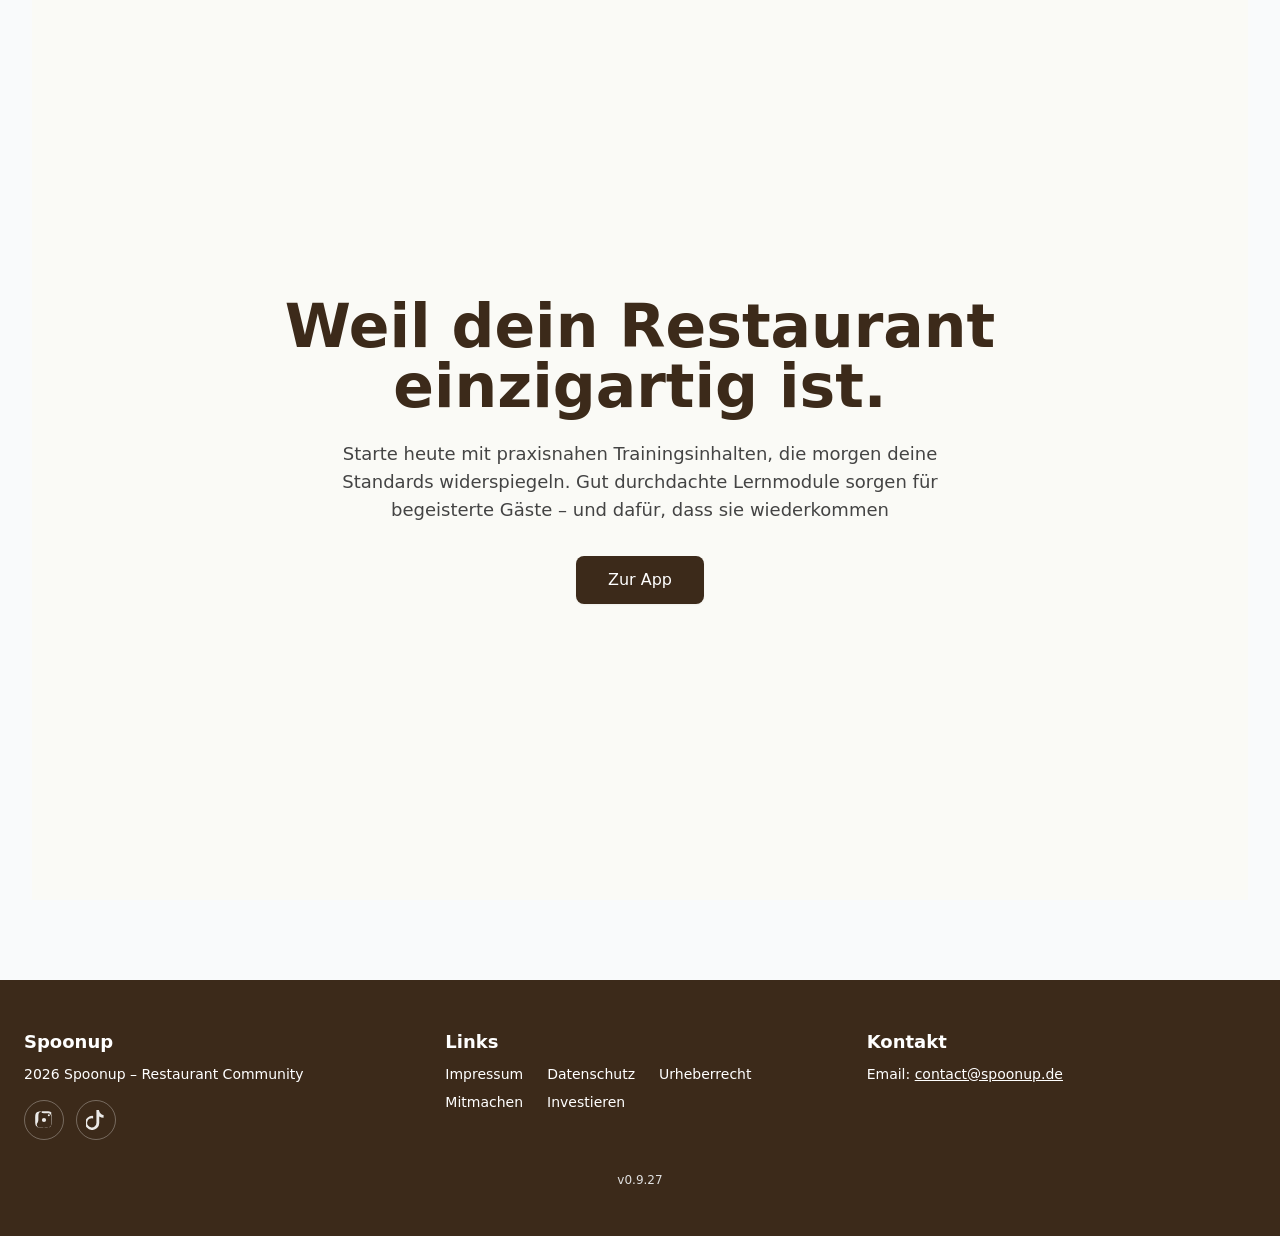
<file: index.html>
<!doctype html>
<html lang="de">
  <head>
    <meta charset="UTF-8" />
    <meta name="viewport" content="width=device-width, initial-scale=1.0, viewport-fit=cover" />
    <meta name="description" content="SpoonUp - Digitale Lernplattform für die Gastronomie" />
    
    <!-- Content Security Policy - erlaubt data: URLs für Fonts und Inline-Styles -->
    <meta http-equiv="Content-Security-Policy" content="default-src 'self'; font-src 'self' data: https://fonts.gstatic.com; style-src 'self' 'unsafe-inline' https://fonts.googleapis.com; script-src 'self' 'unsafe-inline' 'unsafe-eval'; img-src 'self' data: https: blob:; media-src 'self' blob: data:; frame-src 'self' https://www.youtube-nocookie.com https://www.youtube.com; connect-src 'self' https://*.supabase.co wss://*.supabase.co https://fonts.googleapis.com https://fonts.gstatic.com https://*.wikipedia.org;">
    
    <!-- PWA Manifest - wird dynamisch vom BrandContext geladen -->
    <link rel="manifest" href="" />
    
    <!-- Android Theme -->
    <meta name="theme-color" content="#3C2A1A" />
    
    <!-- iOS PWA Meta-Tags -->
    <meta name="apple-mobile-web-app-capable" content="yes" />
    <meta name="apple-mobile-web-app-status-bar-style" content="black-translucent" />
    <meta name="apple-mobile-web-app-title" content="SpoonUp" />
    
    <!-- Favicon -->
    <link rel="icon" type="image/png" href="/spoonup-logo.png" />
    <link rel="icon" type="image/png" sizes="32x32" href="/favicon-32x32.png" />
    <link rel="icon" type="image/png" sizes="16x16" href="/favicon-16x16.png" />
    
    <!-- iOS Icons -->
    <link rel="apple-touch-icon" href="/apple-touch-icon.png" />
    <link rel="apple-touch-icon" sizes="180x180" href="/apple-touch-icon.png" />

     <link rel="preconnect" href="https://fonts.gstatic.com" crossorigin>
    <link href="https://fonts.googleapis.com/css2?family=Nunito+Sans:ital,opsz,wght@0,6..12,200..1000;1,6..12,200..1000&display=swap" rel="stylesheet">

    <title>SpoonUp</title>
    <script type="module" crossorigin src="/assets/index-Bi5__dE1.js"></script>
    <link rel="modulepreload" crossorigin href="/assets/vendor-C1Re19DJ.js">
    <link rel="stylesheet" crossorigin href="/assets/index-DMbi31iD.css">
  </head>
  <body>
    <div id="root"></div>
  </body>
</html>
</file>
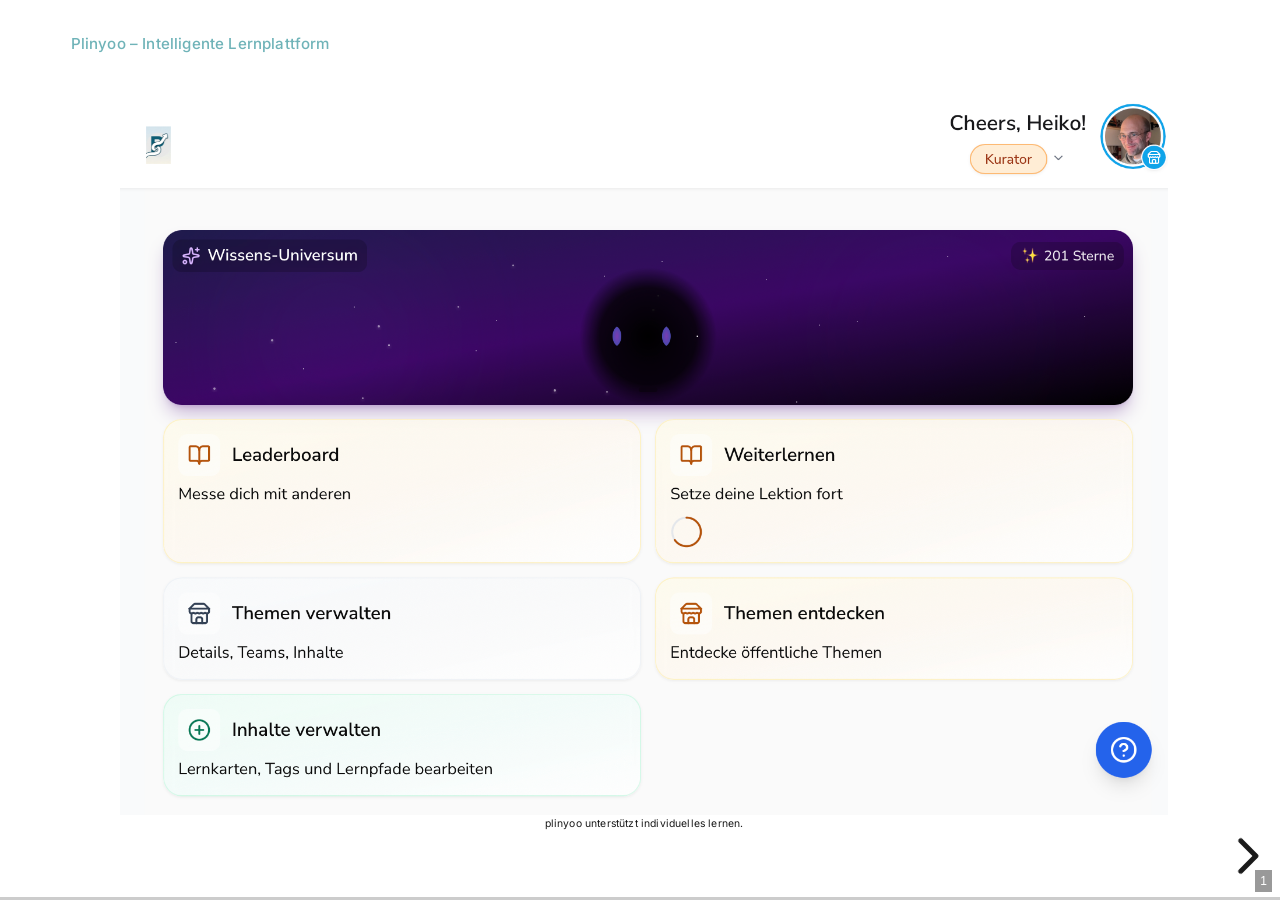
<file: presentation/index.html>
<!DOCTYPE html>
<html lang="en">
  <head>
    <meta charset="utf-8" />
    <meta name="viewport" content="width=device-width, initial-scale=1.0, maximum-scale=1.0, user-scalable=no" />

    <title></title>
    <link rel="stylesheet" href="dist/reveal.css" />
    <link rel="stylesheet" href="css/plinyoo.css" id="theme" />
	<link rel="stylesheet" href="css/layout.css" />
	<link rel="stylesheet" href="plugin/customcontrols/style.css">
	
	<!-- Inline CSS für garantierte Anwendung ohne Cache-Probleme -->
	<style>
		/* Responsive Override - Höchste Spezifität */
		.reveal .slides > section.present,
		.reveal .slides > section {
		  overflow-y: auto !important;
		  overflow-x: hidden !important;
		  height: 100% !important;
		  display: block !important;
		}

		.reveal .slides > section.present > div,
		.reveal .slides > section > div {
		  position: relative !important;
		  top: auto !important;
		  left: auto !important;
		  height: auto !important;
		  min-height: 100% !important;
		  width: 100% !important;
		  padding: 0.25rem !important;
		  display: flex !important;
		  flex-direction: column !important;
		  justify-content: center !important;
		  align-items: center !important;
		  text-align: center !important;
		}

		.reveal .slides section img,
		.reveal .slides > section img,
		.reveal section img,
		img {
		  max-width: 98% !important;
		  max-height: 90vh !important;
		  height: auto !important;
		  width: auto !important;
		  object-fit: contain !important;
		  margin: 0.1rem auto !important;
		  display: block !important;
		}

		.reveal .slides section h1,
		.reveal section h1,
		h1 {
		  font-size: 0.8rem !important;
		  margin: 0.1rem 0 !important;
		  line-height: 1 !important;
		  width: 100% !important;
		}

		.reveal .slides section p,
		.reveal section p,
		p {
		  font-size: 0.65rem !important;
		  margin: 0.1rem 0 !important;
		  line-height: 1.1 !important;
		  width: 100% !important;
		}

		@media (max-width: 768px) {
		  .reveal .slides section img,
		  .reveal section img,
		  img {
		    max-height: 88vh !important;
		  }
		  
		  .reveal section h1,
		  h1 {
		    font-size: 0.75rem !important;
		  }
		  
		  .reveal section p,
		  p {
		    font-size: 0.6rem !important;
		  }
		}
	</style>

    <script defer src="dist/fontawesome/all.min.js"></script>

	<script type="text/javascript">
		var forgetPop = true;
		function onPopState(event) {
			if(forgetPop){
				forgetPop = false;
			} else {
				parent.postMessage(event.target.location.href, "app://obsidian.md");
			}
        }
		window.onpopstate = onPopState;
		window.onmessage = event => {
			if(event.data == "reload"){
				window.document.location.reload();
			}
			forgetPop = true;
		}

		function fitElements(){
			const itemsToFit = document.getElementsByClassName('fitText');
			for (const item in itemsToFit) {
				if (Object.hasOwnProperty.call(itemsToFit, item)) {
					var element = itemsToFit[item];
					fitElement(element,1, 1000);
					element.classList.remove('fitText');
				}
			}
		}

		function fitElement(element, start, end){

			let size = (end + start) / 2;
			element.style.fontSize = `${size}px`;

			if(Math.abs(start - end) < 1){
				while(element.scrollHeight > element.offsetHeight){
					size--;
					element.style.fontSize = `${size}px`;
				}
				return;
			}

			if(element.scrollHeight > element.offsetHeight){
				fitElement(element, start, size);
			} else {
				fitElement(element, size, end);
			}		
		}


		document.onreadystatechange = () => {
			fitElements();
			if (document.readyState === 'complete') {
				// FORCE RESPONSIVE: Entferne Obsidian inline styles
				setTimeout(() => {
					const slides = document.querySelectorAll('.reveal .slides > section > div');
					slides.forEach(div => {
						div.removeAttribute('style');
						div.style.cssText = 'position: relative !important; width: 100% !important; height: auto !important; padding: 0.25rem !important; display: flex !important; flex-direction: column !important; justify-content: center !important; align-items: center !important;';
					});
					
					const images = document.querySelectorAll('.reveal img');
					images.forEach(img => {
						img.removeAttribute('style');
						img.style.cssText = 'max-width: 98% !important; max-height: 90vh !important; width: auto !important; height: auto !important; object-fit: contain !important; margin: 0.1rem auto !important;';
					});
				}, 100);
				
				if (window.location.href.indexOf("?export") != -1){
					parent.postMessage(event.target.location.href, "app://obsidian.md");
				}
				if (window.location.href.indexOf("print-pdf") != -1){
					let stateCheck = setInterval(() => {
						clearInterval(stateCheck);
						window.print();
					}, 250);
				}
			}
	};


        </script>
  </head>
  <body>
    <div class="reveal">
      <div class="slides"><section  data-markdown><script type="text/template"><!-- .slide: class="drop" -->
<div class="" style="position: absolute; left: 0px; top: 0px; height: 700px; width: 960px; min-height: 700px; display: flex; flex-direction: column; align-items: start; justify-content: center" absolute="true">

<img src="3 Attachments/Pasted image 20260320094850.png" alt="" style="object-fit: scale-down">


plinyoo unterstützt individuelles lernen.
</div></script></section><section  data-markdown><script type="text/template"><!-- .slide: class="drop" -->
<div class="" style="position: absolute; left: 0px; top: 0px; height: 700px; width: 960px; min-height: 700px; display: flex; flex-direction: column; align-items: start; justify-content: center" absolute="true">

<img src="3 Attachments/Pasted image 20260320095551.png" alt="" style="object-fit: scale-down">


plinyoo ermöglicht die Verwaltung von Wissensinhalten.
</div></script></section><section  data-markdown><script type="text/template"><!-- .slide: class="drop" -->
<div class="" style="position: absolute; left: 0px; top: 0px; height: 700px; width: 960px; min-height: 700px; display: flex; flex-direction: column; align-items: start; justify-content: center" absolute="true">

<img src="3 Attachments/Pasted image 20260320095137.png" alt="" style="object-fit: scale-down">


Mit plinyoo lassen sich die Wissensinhalte zu individuellen Lernpfaden verknüpfen.
</div></script></section><section  data-markdown><script type="text/template"><!-- .slide: class="drop" -->
<div class="" style="position: absolute; left: 0px; top: 0px; height: 700px; width: 960px; min-height: 700px; display: flex; flex-direction: column; align-items: start; justify-content: center" absolute="true">

<img src="3 Attachments/Pasted image 20260320095748.png" alt="" style="object-fit: scale-down">


Spielerisch kann jeder individuell sein eigenes Wissensuniversum aufbauen.
</div></script></section><section  data-markdown><script type="text/template"><!-- .slide: class="drop" -->
<div class="" style="position: absolute; left: 0px; top: 0px; height: 700px; width: 960px; min-height: 700px; display: flex; flex-direction: column; align-items: start; justify-content: center" absolute="true">

<img src="3 Attachments/Pasted image 20260320100306.png" alt="" style="object-fit: scale-down">


Wähle deine eigene Lernsprache.
</div></script></section><section  data-markdown><script type="text/template"><!-- .slide: class="drop" -->
<div class="" style="position: absolute; left: 0px; top: 0px; height: 700px; width: 960px; min-height: 700px; display: flex; flex-direction: column; align-items: start; justify-content: center" absolute="true">

<img src="3 Attachments/Pasted image 20260320100003.png" alt="" style="object-fit: scale-down">


plinyoo ermöglicht es Wissensanbietern ihre Inhalte für Follower in geschlossenen Gruppen oder öffentlich zur Verfügung zu stellen.
</div></script></section><section  data-markdown><script type="text/template"><!-- .slide: class="drop" -->
<div class="" style="position: absolute; left: 0px; top: 0px; height: 700px; width: 960px; min-height: 700px; display: flex; flex-direction: column; align-items: start; justify-content: center" absolute="true">

<img src="3 Attachments/Pasted image 20260320100149.png" alt="" style="object-fit: scale-down">

Starte noch heute und klettere die Bestenliste nach oben :-)
</div></script></section></div>
    </div>

    <script src="dist/reveal.js"></script>

    <script src="plugin/markdown/markdown.js"></script>
    <script src="plugin/highlight/highlight.js"></script>
    <script src="plugin/zoom/zoom.js"></script>
    <script src="plugin/notes/notes.js"></script>
    <script src="plugin/math/math.js"></script>
	<script src="plugin/mermaid/mermaid.js"></script>
	<script src="plugin/chart/chart.min.js"></script>
	<script src="plugin/chart/plugin.js"></script>
	<script src="plugin/customcontrols/plugin.js"></script>

    <script>
      function extend() {
        var target = {};
        for (var i = 0; i < arguments.length; i++) {
          var source = arguments[i];
          for (var key in source) {
            if (source.hasOwnProperty(key)) {
              target[key] = source[key];
            }
          }
        }
        return target;
      }

	  function isLight(color) {
		let hex = color.replace('#', '');

		// convert #fff => #ffffff
		if(hex.length == 3){
			hex = `${hex[0]}${hex[0]}${hex[1]}${hex[1]}${hex[2]}${hex[2]}`;
		}

		const c_r = parseInt(hex.substr(0, 2), 16);
		const c_g = parseInt(hex.substr(2, 2), 16);
		const c_b = parseInt(hex.substr(4, 2), 16);
		const brightness = ((c_r * 299) + (c_g * 587) + (c_b * 114)) / 1000;
		return brightness > 155;
	}

	var bgColor = getComputedStyle(document.documentElement).getPropertyValue('--r-background-color').trim();
	var isLight = isLight(bgColor);

	if(isLight){
		document.body.classList.add('has-light-background');
	} else {
		document.body.classList.add('has-dark-background');
	}

      // default options to init reveal.js
      var defaultOptions = {
        controls: true,
        progress: true,
        history: true,
        center: true,
        transition: 'default', // none/fade/slide/convex/concave/zoom
        plugins: [
          RevealMarkdown,
          RevealHighlight,
          RevealZoom,
          RevealNotes,
          RevealMath.MathJax3,
		  RevealMermaid,
		  RevealChart,
		  RevealCustomControls,
        ],


    	allottedTime: 120 * 1000,

		mathjax3: {
			mathjax: 'plugin/math/mathjax/tex-mml-chtml.js',
		},
		markdown: {
		  gfm: true,
		  mangle: true,
		  pedantic: false,
		  smartLists: false,
		  smartypants: false,
		},

		mermaid: {
			theme: isLight ? 'default' : 'dark',
		},

		customcontrols: {
			controls: [
			]
		},
      };

      // options from URL query string
      var queryOptions = Reveal().getQueryHash() || {};

      var options = extend(defaultOptions, {"width":"100%","height":"100%","margin":0.04,"controls":true,"progress":true,"slideNumber":true,"center":false,"transition":"slide","transitionSpeed":"default"}, queryOptions);
    </script>

    <script>
      Reveal.initialize(options);
    </script>
  </body>

  <!-- created with Advanced Slides -->
</html>
</file>
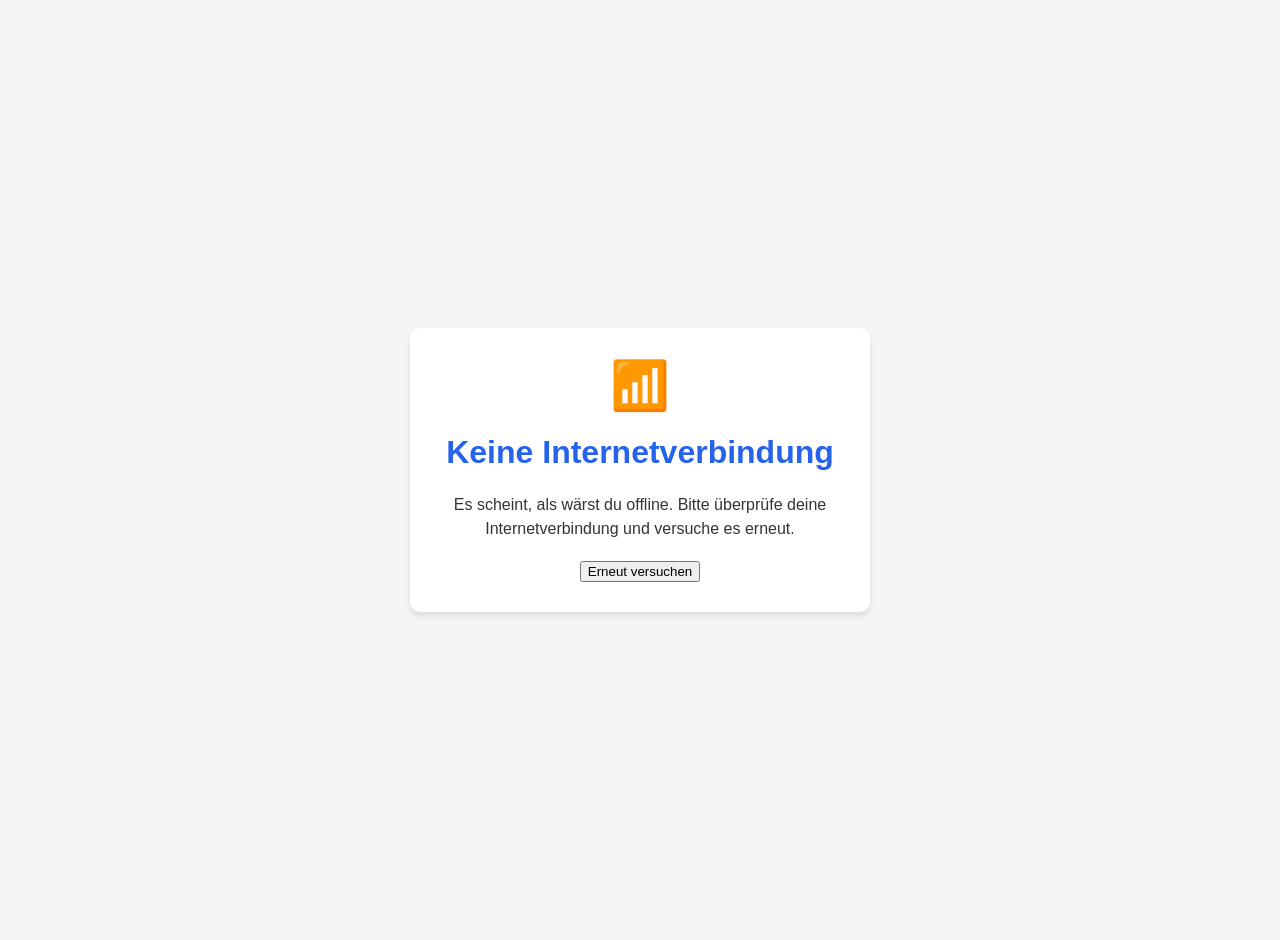
<file: offline.html>
<!DOCTYPE html>
<html lang="de">
<head>
  <meta charset="UTF-8">
  <meta name="viewport" content="width=device-width, initial-scale=1.0">
  <title>Offline - SpoonUp</title>
  <style>
    body {
      font-family: -apple-system, BlinkMacSystemFont, 'Segoe UI', Roboto, Oxygen, Ubuntu, Cantarell, 'Open Sans', 'Helvetica Neue', sans-serif;
      display: flex;
      justify-content: center;
      align-items: center;
      height: 100vh;
      margin: 0;
      padding: 20px;
      background-color: #f5f5f5;
      color: #333;
      text-align: center;
    }
    .container {
      max-width: 400px;
      padding: 30px;
      background: white;
      border-radius: 10px;
      box-shadow: 0 4px 6px rgba(0, 0, 0, 0.1);
    }
    h1 {
      color: #2563eb;
      margin-top: 0;
    }
    p {
      margin-bottom: 20px;
      line-height: 1.5;
    }
    .emoji {
      font-size: 48px;
      margin-bottom: 20px;
    }
  </style>
</head>
<body>
  <div class="container">
    <div class="emoji">📶</div>
    <h1>Keine Internetverbindung</h1>
    <p>Es scheint, als wärst du offline. Bitte überprüfe deine Internetverbindung und versuche es erneut.</p>
    <button onclick="window.location.reload()">Erneut versuchen</button>
  </div>
</body>
</html>
</file>
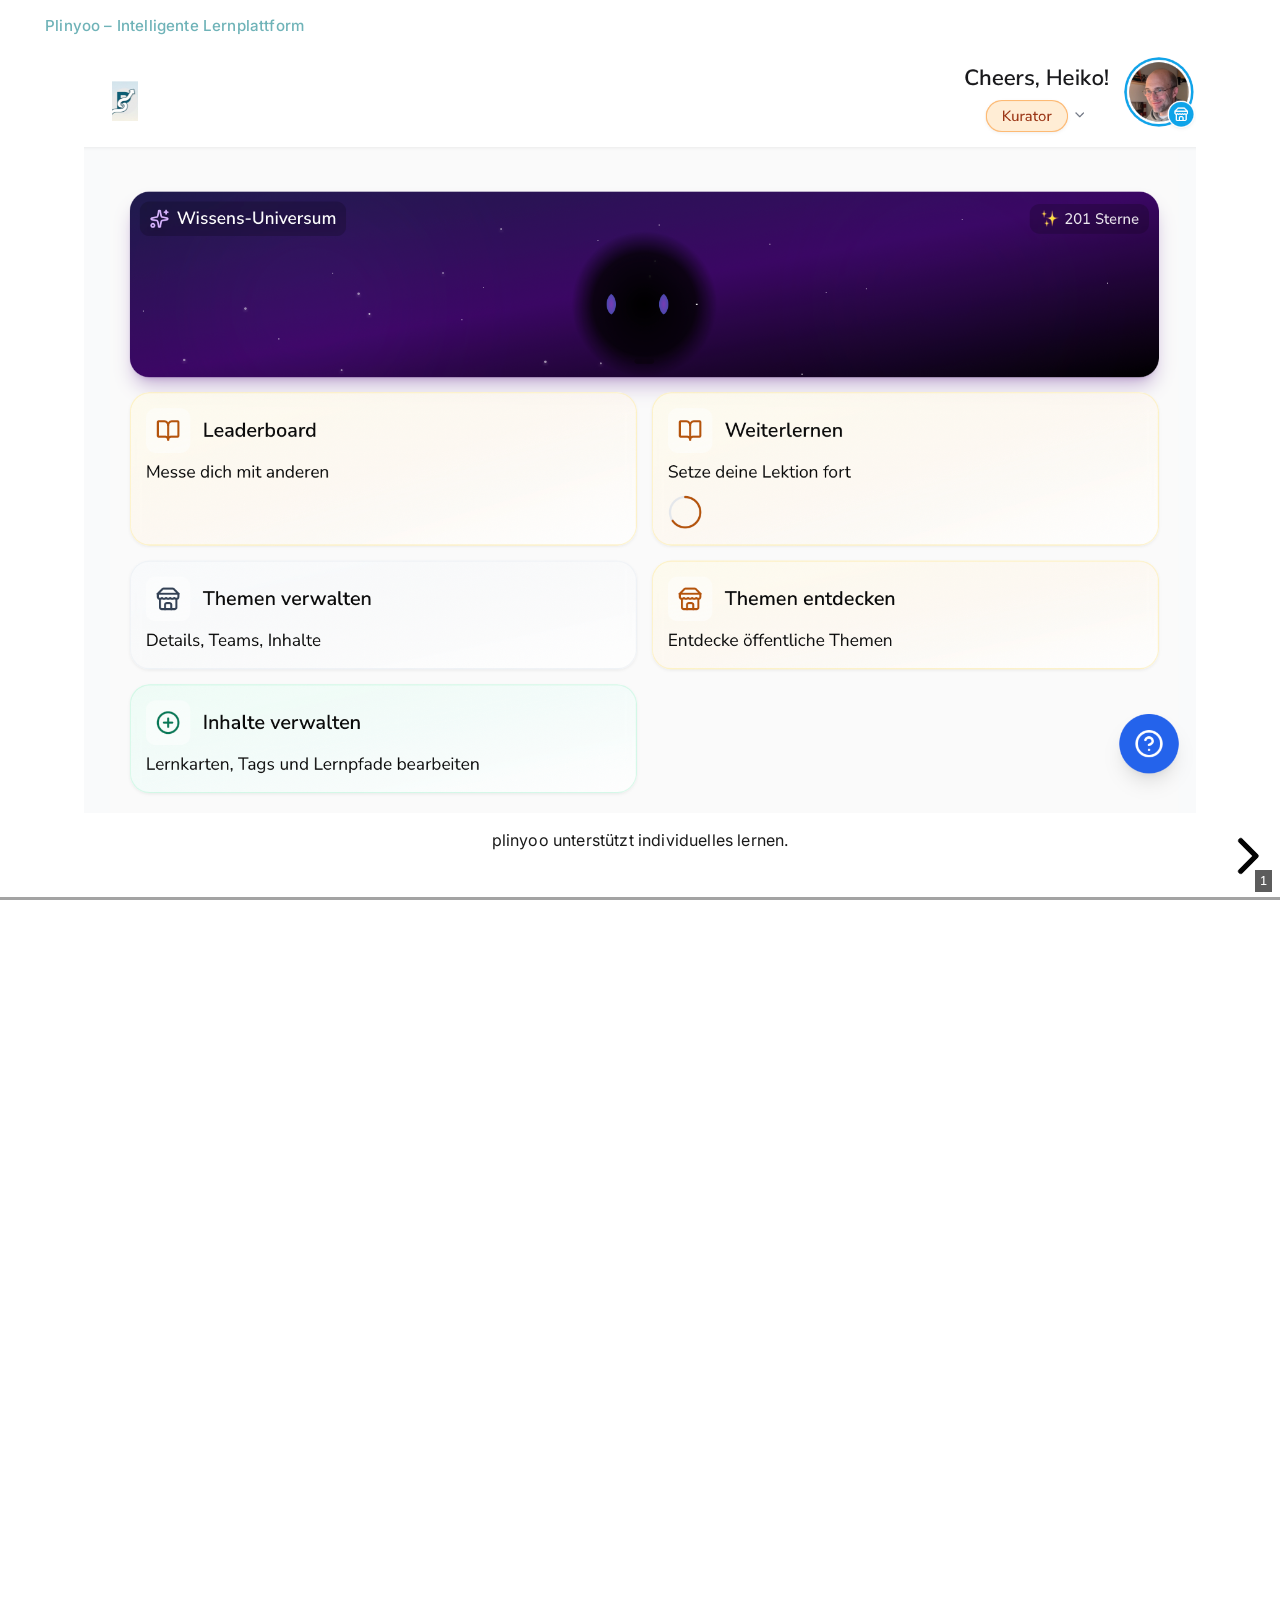
<file: presentation/index-responsive.html>
<!DOCTYPE html>
<html lang="de">
<head>
    <meta charset="utf-8">
    <meta name="viewport" content="width=device-width, initial-scale=1.0, maximum-scale=1.0, user-scalable=no">
    <title>Plinyoo Produktpräsentation</title>
    
    <link rel="stylesheet" href="dist/reveal.css">
    <link rel="stylesheet" href="css/plinyoo.css">
    
    <style>
        /* Maximale Bildgröße - Responsive */
        .reveal {
            width: 100% !important;
            height: 100% !important;
        }
        
        .reveal .slides {
            width: 100% !important;
            height: 100% !important;
        }
        
        .reveal .slides section {
            width: 100% !important;
            height: 100% !important;
            padding: 0.5rem !important;
            display: flex !important;
            flex-direction: column !important;
            justify-content: center !important;
            align-items: center !important;
            text-align: center !important;
        }
        
        .reveal .slides section img {
            max-width: 95% !important;
            max-height: 85vh !important;
            width: auto !important;
            height: auto !important;
            object-fit: contain !important;
            margin: 0.5rem auto !important;
        }
        
        .reveal .slides section h1 {
            font-size: 1.5rem !important;
            margin: 0.5rem 0 !important;
            line-height: 1.2 !important;
        }
        
        .reveal .slides section p {
            font-size: 1rem !important;
            margin: 0.5rem 0 !important;
            line-height: 1.4 !important;
        }
        
        @media (max-width: 768px) {
            .reveal .slides section img {
                max-height: 80vh !important;
            }
            
            .reveal .slides section h1 {
                font-size: 1.25rem !important;
            }
            
            .reveal .slides section p {
                font-size: 0.9rem !important;
            }
        }
    </style>
</head>
<body>
    <div class="reveal">
        <div class="slides">
            
            <!-- Slide 1: Überblick -->
            <section>
                <img src="3 Attachments/Pasted image 20260320094850.png" alt="Plinyoo Dashboard">
                <p>plinyoo unterstützt individuelles lernen.</p>
            </section>
            
            <!-- Slide 2: Verwaltung -->
            <section>
                <img src="3 Attachments/Pasted image 20260320095551.png" alt="Wissensverwaltung">
                <p>plinyoo ermöglicht die Verwaltung von Wissensinhalten.</p>
            </section>
            
            <!-- Slide 3: Verlinkungen -->
            <section>
                <img src="3 Attachments/Pasted image 20260320095137.png" alt="Verlinkungen">
                <p>Mit plinyoo lassen sich die Wissensinhalte zu individuellen Lernpfaden verknüpfen.</p>
            </section>
            
        </div>
    </div>

    <script src="dist/reveal.js"></script>
    <script>
        Reveal.initialize({
            width: '100%',
            height: '100%',
            margin: 0.04,
            minScale: 0.2,
            maxScale: 2.0,
            controls: true,
            progress: true,
            center: true,
            hash: true,
            transition: 'slide',
            slideNumber: true,
            touch: true,
            loop: false,
            rtl: false,
            navigationMode: 'default',
            shuffle: false,
            fragments: true,
            fragmentInURL: false,
            embedded: false,
            help: true,
            showNotes: false,
            autoPlayMedia: null,
            preloadIframes: null,
            autoSlide: 0,
            autoSlideStoppable: true,
            autoSlideMethod: null,
            defaultTiming: null,
            mouseWheel: false,
            display: 'block',
            hideInactiveCursor: true,
            hideCursorTime: 5000,
            keyboard: true,
            overview: true,
            disableLayout: false,
            touch: true,
            loop: false,
            rtl: false,
            navigationMode: 'default',
            shuffle: false
        });
    </script>
</body>
</html>

<!DOCTYPE html>
<html lang="de">
<head>
    <meta charset="utf-8">
    <meta name="viewport" content="width=device-width, initial-scale=1.0, maximum-scale=1.0, user-scalable=no">
    <title>Plinyoo Produktpräsentation</title>
    
    <link rel="stylesheet" href="dist/reveal.css">
    <link rel="stylesheet" href="css/plinyoo.css">
    
    <style>
        /* Maximale Bildgröße - Responsive */
        .reveal {
            width: 100% !important;
            height: 100% !important;
        }
        
        .reveal .slides {
            width: 100% !important;
            height: 100% !important;
        }
        
        .reveal .slides section {
            width: 100% !important;
            height: 100% !important;
            padding: 0.5rem !important;
            display: flex !important;
            flex-direction: column !important;
            justify-content: center !important;
            align-items: center !important;
            text-align: center !important;
        }
        
        .reveal .slides section img {
            max-width: 95% !important;
            max-height: 85vh !important;
            width: auto !important;
            height: auto !important;
            object-fit: contain !important;
            margin: 0.5rem auto !important;
        }
        
        .reveal .slides section h1 {
            font-size: 1.5rem !important;
            margin: 0.5rem 0 !important;
            line-height: 1.2 !important;
        }
        
        .reveal .slides section p {
            font-size: 1rem !important;
            margin: 0.5rem 0 !important;
            line-height: 1.4 !important;
        }
        
        @media (max-width: 768px) {
            .reveal .slides section img {
                max-height: 80vh !important;
            }
            
            .reveal .slides section h1 {
                font-size: 1.25rem !important;
            }
            
            .reveal .slides section p {
                font-size: 0.9rem !important;
            }
        }
    </style>
</head>
<body>
    <div class="reveal">
        <div class="slides">
            
            <!-- Slide 1: Individuelles Lernen -->
            <section>
                <img src="3 Attachments/Pasted image 20260320094850.png" alt="Plinyoo Dashboard">
                <p>plinyoo unterstützt individuelles lernen.</p>
            </section>
            
            <!-- Slide 2: Verwaltung -->
            <section>
                <img src="3 Attachments/Pasted image 20260320095551.png" alt="Wissensverwaltung">
                <p>plinyoo ermöglicht die Verwaltung von Wissensinhalten.</p>
            </section>
            
            <!-- Slide 3: Verlinkungen -->
            <section>
                <img src="3 Attachments/Pasted image 20260320095137.png" alt="Verlinkungen">
                <p>Mit plinyoo lassen sich die Wissensinhalte zu individuellen Lernpfaden verknüpfen.</p>
            </section>
            
            <!-- Slide 4: Wissensuniversum -->
            <section>
                <img src="3 Attachments/Pasted image 20260320095748.png" alt="Wissensuniversum">
                <p>Spielerisch kann jeder individuell sein eigenes Wissensuniversum aufbauen.</p>
            </section>
            
            <!-- Slide 5: Lernsprache -->
            <section>
                <img src="3 Attachments/Pasted image 20260320100306.png" alt="Lernsprache">
                <p>Wähle deine eigene Lernsprache.</p>
            </section>
            
            <!-- Slide 6: Wissensanbieter -->
            <section>
                <img src="3 Attachments/Pasted image 20260320100003.png" alt="Wissensanbieter">
                <p>plinyoo ermöglicht es Wissensanbietern ihre Inhalte für Follower in geschlossenen Gruppen oder öffentlich zur Verfügung zu stellen.</p>
            </section>
            
            <!-- Slide 7: Bestenliste -->
            <section>
                <img src="3 Attachments/Pasted image 20260320100149.png" alt="Bestenliste">
                <p>Starte noch heute und klettere die Bestenliste nach oben :-)</p>
            </section>
            
        </div>
    </div>

    <script src="dist/reveal.js"></script>
    <script>
        Reveal.initialize({
            width: '100%',
            height: '100%',
            margin: 0.04,
            minScale: 0.2,
            maxScale: 2.0,
            controls: true,
            progress: true,
            center: true,
            hash: true,
            transition: 'slide',
            slideNumber: true,
            touch: true,
            loop: false,
            rtl: false,
            navigationMode: 'default',
            shuffle: false,
            fragments: true,
            fragmentInURL: false,
            embedded: false,
            help: true,
            showNotes: false,
            autoPlayMedia: null,
            preloadIframes: null,
            autoSlide: 0,
            autoSlideStoppable: true,
            autoSlideMethod: null,
            defaultTiming: null,
            mouseWheel: false,
            display: 'block',
            hideInactiveCursor: true,
            hideCursorTime: 5000,
            keyboard: true,
            overview: true,
            disableLayout: false,
            touch: true,
            loop: false,
            rtl: false,
            navigationMode: 'default',
            shuffle: false
        });
    </script>
</body>
</html>
</file>
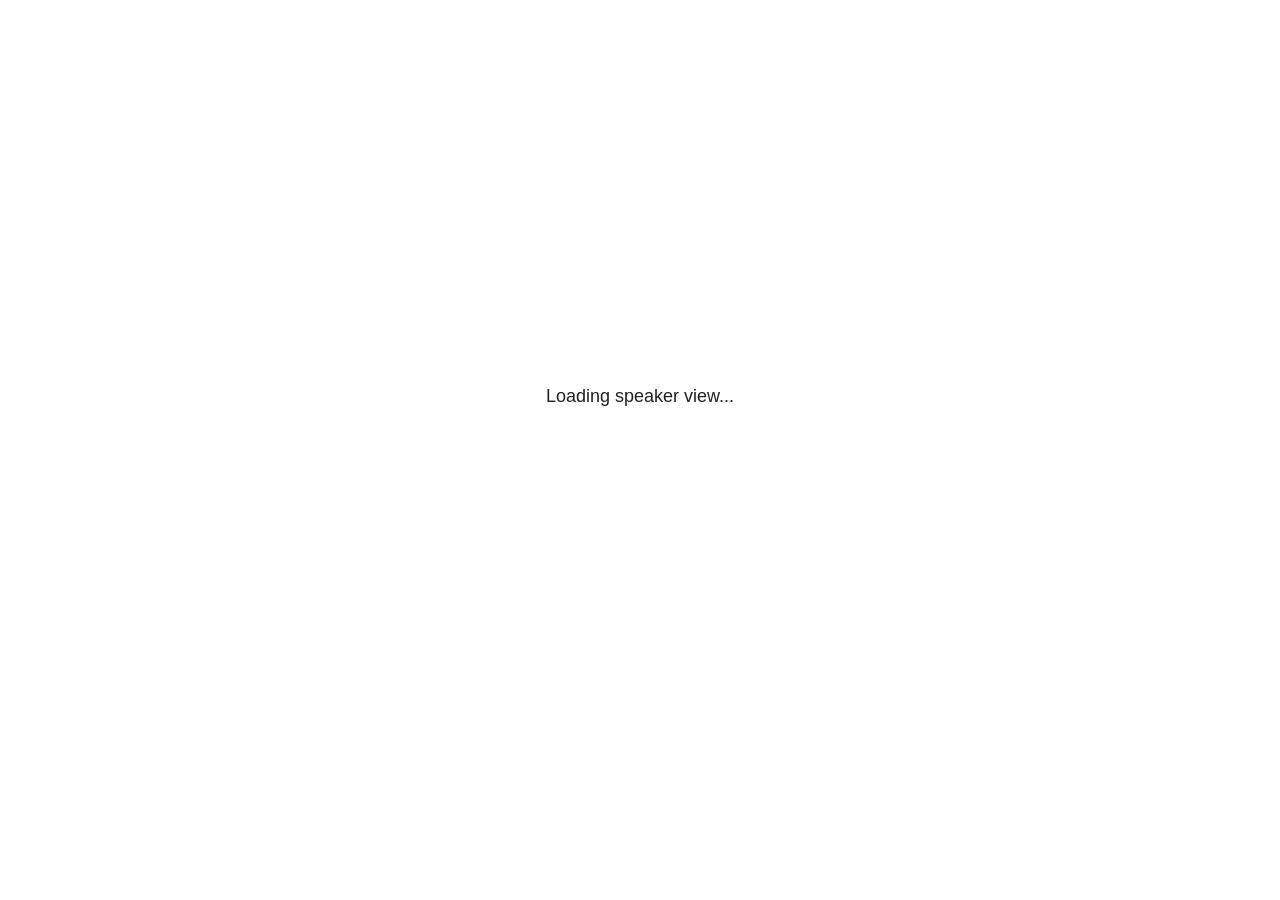
<file: presentation/plugin/notes/speaker-view.html>
<!--
	NOTE: You need to build the notes plugin after making changes to this file.
-->
<html lang="en">
	<head>
		<meta charset="utf-8">

		<title>reveal.js - Speaker View</title>

		<style>
			body {
				font-family: Helvetica;
				font-size: 18px;
			}

			#current-slide,
			#upcoming-slide,
			#speaker-controls {
				padding: 6px;
				box-sizing: border-box;
				-moz-box-sizing: border-box;
			}

			#current-slide iframe,
			#upcoming-slide iframe {
				width: 100%;
				height: 100%;
				border: 1px solid #ddd;
			}

			#current-slide .label,
			#upcoming-slide .label {
				position: absolute;
				top: 10px;
				left: 10px;
				z-index: 2;
			}

			#connection-status {
				position: absolute;
				top: 0;
				left: 0;
				width: 100%;
				height: 100%;
				z-index: 20;
				padding: 30% 20% 20% 20%;
				font-size: 18px;
				color: #222;
				background: #fff;
				text-align: center;
				box-sizing: border-box;
				line-height: 1.4;
			}

			.overlay-element {
				height: 34px;
				line-height: 34px;
				padding: 0 10px;
				text-shadow: none;
				background: rgba( 220, 220, 220, 0.8 );
				color: #222;
				font-size: 14px;
			}

			.overlay-element.interactive:hover {
				background: rgba( 220, 220, 220, 1 );
			}

			#current-slide {
				position: absolute;
				width: 60%;
				height: 100%;
				top: 0;
				left: 0;
				padding-right: 0;
			}

			#upcoming-slide {
				position: absolute;
				width: 40%;
				height: 40%;
				right: 0;
				top: 0;
			}

			/* Speaker controls */
			#speaker-controls {
				position: absolute;
				top: 40%;
				right: 0;
				width: 40%;
				height: 60%;
				overflow: auto;
				font-size: 18px;
			}

				.speaker-controls-time.hidden,
				.speaker-controls-notes.hidden {
					display: none;
				}

				.speaker-controls-time .label,
				.speaker-controls-pace .label,
				.speaker-controls-notes .label {
					text-transform: uppercase;
					font-weight: normal;
					font-size: 0.66em;
					color: #666;
					margin: 0;
				}

				.speaker-controls-time, .speaker-controls-pace {
					border-bottom: 1px solid rgba( 200, 200, 200, 0.5 );
					margin-bottom: 10px;
					padding: 10px 16px;
					padding-bottom: 20px;
					cursor: pointer;
				}

				.speaker-controls-time .reset-button {
					opacity: 0;
					float: right;
					color: #666;
					text-decoration: none;
				}
				.speaker-controls-time:hover .reset-button {
					opacity: 1;
				}

				.speaker-controls-time .timer,
				.speaker-controls-time .clock {
					width: 50%;
				}

				.speaker-controls-time .timer,
				.speaker-controls-time .clock,
				.speaker-controls-time .pacing .hours-value,
				.speaker-controls-time .pacing .minutes-value,
				.speaker-controls-time .pacing .seconds-value {
					font-size: 1.9em;
				}

				.speaker-controls-time .timer {
					float: left;
				}

				.speaker-controls-time .clock {
					float: right;
					text-align: right;
				}

				.speaker-controls-time span.mute {
					opacity: 0.3;
				}

				.speaker-controls-time .pacing-title {
					margin-top: 5px;
				}

				.speaker-controls-time .pacing.ahead {
					color: blue;
				}

				.speaker-controls-time .pacing.on-track {
					color: green;
				}

				.speaker-controls-time .pacing.behind {
					color: red;
				}

				.speaker-controls-notes {
					padding: 10px 16px;
				}

				.speaker-controls-notes .value {
					margin-top: 5px;
					line-height: 1.4;
					font-size: 1.2em;
				}

			/* Layout selector */
			#speaker-layout {
				position: absolute;
				top: 10px;
				right: 10px;
				color: #222;
				z-index: 10;
			}
				#speaker-layout select {
					position: absolute;
					width: 100%;
					height: 100%;
					top: 0;
					left: 0;
					border: 0;
					box-shadow: 0;
					cursor: pointer;
					opacity: 0;

					font-size: 1em;
					background-color: transparent;

					-moz-appearance: none;
					-webkit-appearance: none;
					-webkit-tap-highlight-color: rgba(0, 0, 0, 0);
				}

				#speaker-layout select:focus {
					outline: none;
					box-shadow: none;
				}

			.clear {
				clear: both;
			}

			/* Speaker layout: Wide */
			body[data-speaker-layout="wide"] #current-slide,
			body[data-speaker-layout="wide"] #upcoming-slide {
				width: 50%;
				height: 45%;
				padding: 6px;
			}

			body[data-speaker-layout="wide"] #current-slide {
				top: 0;
				left: 0;
			}

			body[data-speaker-layout="wide"] #upcoming-slide {
				top: 0;
				left: 50%;
			}

			body[data-speaker-layout="wide"] #speaker-controls {
				top: 45%;
				left: 0;
				width: 100%;
				height: 50%;
				font-size: 1.25em;
			}

			/* Speaker layout: Tall */
			body[data-speaker-layout="tall"] #current-slide,
			body[data-speaker-layout="tall"] #upcoming-slide {
				width: 45%;
				height: 50%;
				padding: 6px;
			}

			body[data-speaker-layout="tall"] #current-slide {
				top: 0;
				left: 0;
			}

			body[data-speaker-layout="tall"] #upcoming-slide {
				top: 50%;
				left: 0;
			}

			body[data-speaker-layout="tall"] #speaker-controls {
				padding-top: 40px;
				top: 0;
				left: 45%;
				width: 55%;
				height: 100%;
				font-size: 1.25em;
			}

			/* Speaker layout: Notes only */
			body[data-speaker-layout="notes-only"] #current-slide,
			body[data-speaker-layout="notes-only"] #upcoming-slide {
				display: none;
			}

			body[data-speaker-layout="notes-only"] #speaker-controls {
				padding-top: 40px;
				top: 0;
				left: 0;
				width: 100%;
				height: 100%;
				font-size: 1.25em;
			}

			@media screen and (max-width: 1080px) {
				body[data-speaker-layout="default"] #speaker-controls {
					font-size: 16px;
				}
			}

			@media screen and (max-width: 900px) {
				body[data-speaker-layout="default"] #speaker-controls {
					font-size: 14px;
				}
			}

			@media screen and (max-width: 800px) {
				body[data-speaker-layout="default"] #speaker-controls {
					font-size: 12px;
				}
			}

		</style>
	</head>

	<body>

		<div id="connection-status">Loading speaker view...</div>

		<div id="current-slide"></div>
		<div id="upcoming-slide"><span class="overlay-element label">Upcoming</span></div>
		<div id="speaker-controls">
			<div class="speaker-controls-time">
				<h4 class="label">Time <span class="reset-button">Click to Reset</span></h4>
				<div class="clock">
					<span class="clock-value">0:00 AM</span>
				</div>
				<div class="timer">
					<span class="hours-value">00</span><span class="minutes-value">:00</span><span class="seconds-value">:00</span>
				</div>
				<div class="clear"></div>

				<h4 class="label pacing-title" style="display: none">Pacing – Time to finish current slide</h4>
				<div class="pacing" style="display: none">
					<span class="hours-value">00</span><span class="minutes-value">:00</span><span class="seconds-value">:00</span>
				</div>
			</div>

			<div class="speaker-controls-notes hidden">
				<h4 class="label">Notes</h4>
				<div class="value"></div>
			</div>
		</div>
		<div id="speaker-layout" class="overlay-element interactive">
			<span class="speaker-layout-label"></span>
			<select class="speaker-layout-dropdown"></select>
		</div>

		<script>

			(function() {

				var notes,
					notesValue,
					currentState,
					currentSlide,
					upcomingSlide,
					layoutLabel,
					layoutDropdown,
					pendingCalls = {},
					lastRevealApiCallId = 0,
					connected = false,
					whitelistedWindows = [window.opener];

				var SPEAKER_LAYOUTS = {
					'default': 'Default',
					'wide': 'Wide',
					'tall': 'Tall',
					'notes-only': 'Notes only'
				};

				setupLayout();

				var connectionStatus = document.querySelector( '#connection-status' );
				var connectionTimeout = setTimeout( function() {
					connectionStatus.innerHTML = 'Error connecting to main window.<br>Please try closing and reopening the speaker view.';
				}, 5000 );
;
				window.addEventListener( 'message', function( event ) {

					// Validate the origin of this message to prevent XSS
					if( window.location.origin !== event.origin && whitelistedWindows.indexOf( event.source ) === -1 ) {
						return;
					}

					clearTimeout( connectionTimeout );
					connectionStatus.style.display = 'none';

					var data = JSON.parse( event.data );

					// The overview mode is only useful to the reveal.js instance
					// where navigation occurs so we don't sync it
					if( data.state ) delete data.state.overview;

					// Messages sent by the notes plugin inside of the main window
					if( data && data.namespace === 'reveal-notes' ) {
						if( data.type === 'connect' ) {
							handleConnectMessage( data );
						}
						else if( data.type === 'state' ) {
							handleStateMessage( data );
						}
						else if( data.type === 'return' ) {
							pendingCalls[data.callId](data.result);
							delete pendingCalls[data.callId];
						}
					}
					// Messages sent by the reveal.js inside of the current slide preview
					else if( data && data.namespace === 'reveal' ) {
						if( /ready/.test( data.eventName ) ) {
							// Send a message back to notify that the handshake is complete
							window.opener.postMessage( JSON.stringify({ namespace: 'reveal-notes', type: 'connected'} ), '*' );
						}
						else if( /slidechanged|fragmentshown|fragmenthidden|paused|resumed/.test( data.eventName ) && currentState !== JSON.stringify( data.state ) ) {

							dispatchStateToMainWindow( data.state );

						}
					}

				} );

				/**
				 * Updates the presentation in the main window to match the state
				 * of the presentation in the notes window.
				 */
				const dispatchStateToMainWindow = debounce(( state ) => {
					window.opener.postMessage( JSON.stringify({ method: 'setState', args: [ state ]} ), '*' );
				}, 500);

				/**
				 * Asynchronously calls the Reveal.js API of the main frame.
				 */
				function callRevealApi( methodName, methodArguments, callback ) {

					var callId = ++lastRevealApiCallId;
					pendingCalls[callId] = callback;
					window.opener.postMessage( JSON.stringify( {
						namespace: 'reveal-notes',
						type: 'call',
						callId: callId,
						methodName: methodName,
						arguments: methodArguments
					} ), '*' );

				}

				/**
				 * Called when the main window is trying to establish a
				 * connection.
				 */
				function handleConnectMessage( data ) {

					if( connected === false ) {
						connected = true;

						setupIframes( data );
						setupKeyboard();
						setupNotes();
						setupTimer();
						setupHeartbeat();
					}

				}

				/**
				 * Called when the main window sends an updated state.
				 */
				function handleStateMessage( data ) {

					// Store the most recently set state to avoid circular loops
					// applying the same state
					currentState = JSON.stringify( data.state );

					// No need for updating the notes in case of fragment changes
					if ( data.notes ) {
						notes.classList.remove( 'hidden' );
						notesValue.style.whiteSpace = data.whitespace;
						if( data.markdown ) {
							notesValue.innerHTML = marked( data.notes );
						}
						else {
							notesValue.innerHTML = data.notes;
						}
					}
					else {
						notes.classList.add( 'hidden' );
					}

					// Update the note slides
					currentSlide.contentWindow.postMessage( JSON.stringify({ method: 'setState', args: [ data.state ] }), '*' );
					upcomingSlide.contentWindow.postMessage( JSON.stringify({ method: 'setState', args: [ data.state ] }), '*' );
					upcomingSlide.contentWindow.postMessage( JSON.stringify({ method: 'next' }), '*' );

				}

				// Limit to max one state update per X ms
				handleStateMessage = debounce( handleStateMessage, 200 );

				/**
				 * Forward keyboard events to the current slide window.
				 * This enables keyboard events to work even if focus
				 * isn't set on the current slide iframe.
				 *
				 * Block F5 default handling, it reloads and disconnects
				 * the speaker notes window.
				 */
				function setupKeyboard() {

					document.addEventListener( 'keydown', function( event ) {
						if( event.keyCode === 116 || ( event.metaKey && event.keyCode === 82 ) ) {
							event.preventDefault();
							return false;
						}
						currentSlide.contentWindow.postMessage( JSON.stringify({ method: 'triggerKey', args: [ event.keyCode ] }), '*' );
					} );

				}

				/**
				 * Creates the preview iframes.
				 */
				function setupIframes( data ) {

					var params = [
						'receiver',
						'progress=false',
						'history=false',
						'transition=none',
						'autoSlide=0',
						'backgroundTransition=none'
					].join( '&' );

					var urlSeparator = /\?/.test(data.url) ? '&' : '?';
					var hash = '#/' + data.state.indexh + '/' + data.state.indexv;
					var currentURL = data.url + urlSeparator + params + '&postMessageEvents=true' + hash;
					var upcomingURL = data.url + urlSeparator + params + '&controls=false' + hash;

					currentSlide = document.createElement( 'iframe' );
					currentSlide.setAttribute( 'width', 1280 );
					currentSlide.setAttribute( 'height', 1024 );
					currentSlide.setAttribute( 'src', currentURL );
					document.querySelector( '#current-slide' ).appendChild( currentSlide );

					upcomingSlide = document.createElement( 'iframe' );
					upcomingSlide.setAttribute( 'width', 640 );
					upcomingSlide.setAttribute( 'height', 512 );
					upcomingSlide.setAttribute( 'src', upcomingURL );
					document.querySelector( '#upcoming-slide' ).appendChild( upcomingSlide );

					whitelistedWindows.push( currentSlide.contentWindow, upcomingSlide.contentWindow );

				}

				/**
				 * Setup the notes UI.
				 */
				function setupNotes() {

					notes = document.querySelector( '.speaker-controls-notes' );
					notesValue = document.querySelector( '.speaker-controls-notes .value' );

				}

				/**
				 * We send out a heartbeat at all times to ensure we can
				 * reconnect with the main presentation window after reloads.
				 */
				function setupHeartbeat() {

					setInterval( () => {
						window.opener.postMessage( JSON.stringify({ namespace: 'reveal-notes', type: 'heartbeat'} ), '*' );
					}, 1000 );

				}

				function getTimings( callback ) {

					callRevealApi( 'getSlidesAttributes', [], function ( slideAttributes ) {
						callRevealApi( 'getConfig', [], function ( config ) {
							var totalTime = config.totalTime;
							var minTimePerSlide = config.minimumTimePerSlide || 0;
							var defaultTiming = config.defaultTiming;
							if ((defaultTiming == null) && (totalTime == null)) {
								callback(null);
								return;
							}
							// Setting totalTime overrides defaultTiming
							if (totalTime) {
								defaultTiming = 0;
							}
							var timings = [];
							for ( var i in slideAttributes ) {
								var slide = slideAttributes[ i ];
								var timing = defaultTiming;
								if( slide.hasOwnProperty( 'data-timing' )) {
									var t = slide[ 'data-timing' ];
									timing = parseInt(t);
									if( isNaN(timing) ) {
										console.warn("Could not parse timing '" + t + "' of slide " + i + "; using default of " + defaultTiming);
										timing = defaultTiming;
									}
								}
								timings.push(timing);
							}
							if ( totalTime ) {
								// After we've allocated time to individual slides, we summarize it and
								// subtract it from the total time
								var remainingTime = totalTime - timings.reduce( function(a, b) { return a + b; }, 0 );
								// The remaining time is divided by the number of slides that have 0 seconds
								// allocated at the moment, giving the average time-per-slide on the remaining slides
								var remainingSlides = (timings.filter( function(x) { return x == 0 }) ).length
								var timePerSlide = Math.round( remainingTime / remainingSlides, 0 )
								// And now we replace every zero-value timing with that average
								timings = timings.map( function(x) { return (x==0 ? timePerSlide : x) } );
							}
							var slidesUnderMinimum = timings.filter( function(x) { return (x < minTimePerSlide) } ).length
							if ( slidesUnderMinimum ) {
								message = "The pacing time for " + slidesUnderMinimum + " slide(s) is under the configured minimum of " + minTimePerSlide + " seconds. Check the data-timing attribute on individual slides, or consider increasing the totalTime or minimumTimePerSlide configuration options (or removing some slides).";
								alert(message);
							}
							callback( timings );
						} );
					} );

				}

				/**
				 * Return the number of seconds allocated for presenting
				 * all slides up to and including this one.
				 */
				function getTimeAllocated( timings, callback ) {

					callRevealApi( 'getSlidePastCount', [], function ( currentSlide ) {
						var allocated = 0;
						for (var i in timings.slice(0, currentSlide + 1)) {
							allocated += timings[i];
						}
						callback( allocated );
					} );

				}

				/**
				 * Create the timer and clock and start updating them
				 * at an interval.
				 */
				function setupTimer() {

					var start = new Date(),
					timeEl = document.querySelector( '.speaker-controls-time' ),
					clockEl = timeEl.querySelector( '.clock-value' ),
					hoursEl = timeEl.querySelector( '.hours-value' ),
					minutesEl = timeEl.querySelector( '.minutes-value' ),
					secondsEl = timeEl.querySelector( '.seconds-value' ),
					pacingTitleEl = timeEl.querySelector( '.pacing-title' ),
					pacingEl = timeEl.querySelector( '.pacing' ),
					pacingHoursEl = pacingEl.querySelector( '.hours-value' ),
					pacingMinutesEl = pacingEl.querySelector( '.minutes-value' ),
					pacingSecondsEl = pacingEl.querySelector( '.seconds-value' );

					var timings = null;
					getTimings( function ( _timings ) {

						timings = _timings;
						if (_timings !== null) {
							pacingTitleEl.style.removeProperty('display');
							pacingEl.style.removeProperty('display');
						}

						// Update once directly
						_updateTimer();

						// Then update every second
						setInterval( _updateTimer, 1000 );

					} );


					function _resetTimer() {

						if (timings == null) {
							start = new Date();
							_updateTimer();
						}
						else {
							// Reset timer to beginning of current slide
							getTimeAllocated( timings, function ( slideEndTimingSeconds ) {
								var slideEndTiming = slideEndTimingSeconds * 1000;
								callRevealApi( 'getSlidePastCount', [], function ( currentSlide ) {
									var currentSlideTiming = timings[currentSlide] * 1000;
									var previousSlidesTiming = slideEndTiming - currentSlideTiming;
									var now = new Date();
									start = new Date(now.getTime() - previousSlidesTiming);
									_updateTimer();
								} );
							} );
						}

					}

					timeEl.addEventListener( 'click', function() {
						_resetTimer();
						return false;
					} );

					function _displayTime( hrEl, minEl, secEl, time) {

						var sign = Math.sign(time) == -1 ? "-" : "";
						time = Math.abs(Math.round(time / 1000));
						var seconds = time % 60;
						var minutes = Math.floor( time / 60 ) % 60 ;
						var hours = Math.floor( time / ( 60 * 60 )) ;
						hrEl.innerHTML = sign + zeroPadInteger( hours );
						if (hours == 0) {
							hrEl.classList.add( 'mute' );
						}
						else {
							hrEl.classList.remove( 'mute' );
						}
						minEl.innerHTML = ':' + zeroPadInteger( minutes );
						if (hours == 0 && minutes == 0) {
							minEl.classList.add( 'mute' );
						}
						else {
							minEl.classList.remove( 'mute' );
						}
						secEl.innerHTML = ':' + zeroPadInteger( seconds );
					}

					function _updateTimer() {

						var diff, hours, minutes, seconds,
						now = new Date();

						diff = now.getTime() - start.getTime();

						clockEl.innerHTML = now.toLocaleTimeString( 'en-US', { hour12: true, hour: '2-digit', minute:'2-digit' } );
						_displayTime( hoursEl, minutesEl, secondsEl, diff );
						if (timings !== null) {
							_updatePacing(diff);
						}

					}

					function _updatePacing(diff) {

						getTimeAllocated( timings, function ( slideEndTimingSeconds ) {
							var slideEndTiming = slideEndTimingSeconds * 1000;

							callRevealApi( 'getSlidePastCount', [], function ( currentSlide ) {
								var currentSlideTiming = timings[currentSlide] * 1000;
								var timeLeftCurrentSlide = slideEndTiming - diff;
								if (timeLeftCurrentSlide < 0) {
									pacingEl.className = 'pacing behind';
								}
								else if (timeLeftCurrentSlide < currentSlideTiming) {
									pacingEl.className = 'pacing on-track';
								}
								else {
									pacingEl.className = 'pacing ahead';
								}
								_displayTime( pacingHoursEl, pacingMinutesEl, pacingSecondsEl, timeLeftCurrentSlide );
							} );
						} );
					}

				}

				/**
				 * Sets up the speaker view layout and layout selector.
				 */
				function setupLayout() {

					layoutDropdown = document.querySelector( '.speaker-layout-dropdown' );
					layoutLabel = document.querySelector( '.speaker-layout-label' );

					// Render the list of available layouts
					for( var id in SPEAKER_LAYOUTS ) {
						var option = document.createElement( 'option' );
						option.setAttribute( 'value', id );
						option.textContent = SPEAKER_LAYOUTS[ id ];
						layoutDropdown.appendChild( option );
					}

					// Monitor the dropdown for changes
					layoutDropdown.addEventListener( 'change', function( event ) {

						setLayout( layoutDropdown.value );

					}, false );

					// Restore any currently persisted layout
					setLayout( getLayout() );

				}

				/**
				 * Sets a new speaker view layout. The layout is persisted
				 * in local storage.
				 */
				function setLayout( value ) {

					var title = SPEAKER_LAYOUTS[ value ];

					layoutLabel.innerHTML = 'Layout' + ( title ? ( ': ' + title ) : '' );
					layoutDropdown.value = value;

					document.body.setAttribute( 'data-speaker-layout', value );

					// Persist locally
					if( supportsLocalStorage() ) {
						window.localStorage.setItem( 'reveal-speaker-layout', value );
					}

				}

				/**
				 * Returns the ID of the most recently set speaker layout
				 * or our default layout if none has been set.
				 */
				function getLayout() {

					if( supportsLocalStorage() ) {
						var layout = window.localStorage.getItem( 'reveal-speaker-layout' );
						if( layout ) {
							return layout;
						}
					}

					// Default to the first record in the layouts hash
					for( var id in SPEAKER_LAYOUTS ) {
						return id;
					}

				}

				function supportsLocalStorage() {

					try {
						localStorage.setItem('test', 'test');
						localStorage.removeItem('test');
						return true;
					}
					catch( e ) {
						return false;
					}

				}

				function zeroPadInteger( num ) {

					var str = '00' + parseInt( num );
					return str.substring( str.length - 2 );

				}

				/**
				 * Limits the frequency at which a function can be called.
				 */
				function debounce( fn, ms ) {

					var lastTime = 0,
						timeout;

					return function() {

						var args = arguments;
						var context = this;

						clearTimeout( timeout );

						var timeSinceLastCall = Date.now() - lastTime;
						if( timeSinceLastCall > ms ) {
							fn.apply( context, args );
							lastTime = Date.now();
						}
						else {
							timeout = setTimeout( function() {
								fn.apply( context, args );
								lastTime = Date.now();
							}, ms - timeSinceLastCall );
						}

					}

				}

			})();

		</script>
	</body>
</html>
</file>
<file: assets/index-DMbi31iD.css>
*,:before,:after{box-sizing:border-box}html{font-family:system-ui,Segoe UI,Roboto,Helvetica,Arial,sans-serif,"Apple Color Emoji","Segoe UI Emoji";line-height:1.15;-webkit-text-size-adjust:100%;tab-size:4}body{margin:0}code,kbd,samp,pre{font-family:ui-monospace,SFMono-Regular,Consolas,Liberation Mono,Menlo,monospace;font-size:1em}table{border-color:currentcolor}button,input,optgroup,select,textarea{font-family:inherit;font-size:100%;line-height:1.15;margin:0}button,[type=button],[type=reset],[type=submit]{-webkit-appearance:button}:root[data-brand=plinyoo]{--primary: #1E3A8A;--primary-dark: #1E40AF;--primary-light: #3B82F6;--accent: #3B82F6;--accent-dark: #2563EB;--accent-light: #60A5FA;--success: #10B981;--warning: #F59E0B;--error: #EF4444;--info: #3B82F6;--background: #FFFFFF;--background-secondary: #F4F5F7;--text-primary: #141A1F;--text-secondary: #6B7280;--border: #E5E7EB;--auth-button: #3B82F6;--auth-button-hover: #2563EB;--brand-name: "Plinyoo"}:root[data-brand=spoonup]{--primary: #3C2A1A;--primary-dark: #2D1F13;--primary-light: #4D3621;--accent: #3C2A1A;--accent-dark: #2D1F13;--accent-light: #4D3621;--success: #10B981;--warning: #F59E0B;--error: #EF4444;--info: #3B82F6;--background: #FFFFFF;--background-secondary: #FAFAF6;--text-primary: #444444;--text-secondary: #6B7280;--border: #E0E0E0;--auth-button: #3C2A1A;--auth-button-hover: #2D1F13;--brand-name: "Spoonup"}:root{--primary: #3C2A1A;--primary-dark: #2D1F13;--primary-light: #4D3621;--accent: #3C2A1A;--accent-dark: #2D1F13;--accent-light: #4D3621;--success: #10B981;--warning: #F59E0B;--error: #EF4444;--info: #3B82F6;--background: #FFFFFF;--background-secondary: #FAFAF6;--text-primary: #444444;--text-secondary: #6B7280;--border: #E0E0E0;--auth-button: #3C2A1A;--auth-button-hover: #2D1F13;--brand-name: "Spoonup"}*,:before,:after{--tw-border-spacing-x: 0;--tw-border-spacing-y: 0;--tw-translate-x: 0;--tw-translate-y: 0;--tw-rotate: 0;--tw-skew-x: 0;--tw-skew-y: 0;--tw-scale-x: 1;--tw-scale-y: 1;--tw-pan-x: ;--tw-pan-y: ;--tw-pinch-zoom: ;--tw-scroll-snap-strictness: proximity;--tw-gradient-from-position: ;--tw-gradient-via-position: ;--tw-gradient-to-position: ;--tw-ordinal: ;--tw-slashed-zero: ;--tw-numeric-figure: ;--tw-numeric-spacing: ;--tw-numeric-fraction: ;--tw-ring-inset: ;--tw-ring-offset-width: 0px;--tw-ring-offset-color: #fff;--tw-ring-color: rgb(59 130 246 / .5);--tw-ring-offset-shadow: 0 0 #0000;--tw-ring-shadow: 0 0 #0000;--tw-shadow: 0 0 #0000;--tw-shadow-colored: 0 0 #0000;--tw-blur: ;--tw-brightness: ;--tw-contrast: ;--tw-grayscale: ;--tw-hue-rotate: ;--tw-invert: ;--tw-saturate: ;--tw-sepia: ;--tw-drop-shadow: ;--tw-backdrop-blur: ;--tw-backdrop-brightness: ;--tw-backdrop-contrast: ;--tw-backdrop-grayscale: ;--tw-backdrop-hue-rotate: ;--tw-backdrop-invert: ;--tw-backdrop-opacity: ;--tw-backdrop-saturate: ;--tw-backdrop-sepia: ;--tw-contain-size: ;--tw-contain-layout: ;--tw-contain-paint: ;--tw-contain-style: }::backdrop{--tw-border-spacing-x: 0;--tw-border-spacing-y: 0;--tw-translate-x: 0;--tw-translate-y: 0;--tw-rotate: 0;--tw-skew-x: 0;--tw-skew-y: 0;--tw-scale-x: 1;--tw-scale-y: 1;--tw-pan-x: ;--tw-pan-y: ;--tw-pinch-zoom: ;--tw-scroll-snap-strictness: proximity;--tw-gradient-from-position: ;--tw-gradient-via-position: ;--tw-gradient-to-position: ;--tw-ordinal: ;--tw-slashed-zero: ;--tw-numeric-figure: ;--tw-numeric-spacing: ;--tw-numeric-fraction: ;--tw-ring-inset: ;--tw-ring-offset-width: 0px;--tw-ring-offset-color: #fff;--tw-ring-color: rgb(59 130 246 / .5);--tw-ring-offset-shadow: 0 0 #0000;--tw-ring-shadow: 0 0 #0000;--tw-shadow: 0 0 #0000;--tw-shadow-colored: 0 0 #0000;--tw-blur: ;--tw-brightness: ;--tw-contrast: ;--tw-grayscale: ;--tw-hue-rotate: ;--tw-invert: ;--tw-saturate: ;--tw-sepia: ;--tw-drop-shadow: ;--tw-backdrop-blur: ;--tw-backdrop-brightness: ;--tw-backdrop-contrast: ;--tw-backdrop-grayscale: ;--tw-backdrop-hue-rotate: ;--tw-backdrop-invert: ;--tw-backdrop-opacity: ;--tw-backdrop-saturate: ;--tw-backdrop-sepia: ;--tw-contain-size: ;--tw-contain-layout: ;--tw-contain-paint: ;--tw-contain-style: }*,:before,:after{box-sizing:border-box;border-width:0;border-style:solid;border-color:#e5e7eb}:before,:after{--tw-content: ""}html,:host{line-height:1.5;-webkit-text-size-adjust:100%;tab-size:4;font-family:Nunito Sans", system-ui, sans-serif; /* 4 */
font-feature-settings: normal;font-variation-settings:normal;-webkit-tap-highlight-color:transparent}body{margin:0;line-height:inherit}hr{height:0;color:inherit;border-top-width:1px}abbr:where([title]){-webkit-text-decoration:underline dotted;text-decoration:underline dotted}h1,h2,h3,h4,h5,h6{font-size:inherit;font-weight:inherit}a{color:inherit;text-decoration:inherit}b,strong{font-weight:bolder}code,kbd,samp,pre{font-family:ui-monospace,SFMono-Regular,Menlo,Monaco,Consolas,Liberation Mono,Courier New,monospace;font-feature-settings:normal;font-variation-settings:normal;font-size:1em}small{font-size:80%}sub,sup{font-size:75%;line-height:0;position:relative;vertical-align:baseline}sub{bottom:-.25em}sup{top:-.5em}table{text-indent:0;border-color:inherit;border-collapse:collapse}button,input,optgroup,select,textarea{font-family:inherit;font-feature-settings:inherit;font-variation-settings:inherit;font-size:100%;font-weight:inherit;line-height:inherit;letter-spacing:inherit;color:inherit;margin:0;padding:0}button,select{text-transform:none}button,input:where([type=button]),input:where([type=reset]),input:where([type=submit]){-webkit-appearance:button;background-color:transparent;background-image:none}:-moz-focusring{outline:auto}:-moz-ui-invalid{box-shadow:none}progress{vertical-align:baseline}::-webkit-inner-spin-button,::-webkit-outer-spin-button{height:auto}[type=search]{-webkit-appearance:textfield;outline-offset:-2px}::-webkit-search-decoration{-webkit-appearance:none}::-webkit-file-upload-button{-webkit-appearance:button;font:inherit}summary{display:list-item}blockquote,dl,dd,h1,h2,h3,h4,h5,h6,hr,figure,p,pre{margin:0}fieldset{margin:0;padding:0}legend{padding:0}ol,ul,menu{list-style:none;margin:0;padding:0}dialog{padding:0}textarea{resize:vertical}input::placeholder,textarea::placeholder{opacity:1;color:#9ca3af}button,[role=button]{cursor:pointer}:disabled{cursor:default}img,svg,video,canvas,audio,iframe,embed,object{display:block;vertical-align:middle}img,video{max-width:100%;height:auto}[hidden]:where(:not([hidden=until-found])){display:none}html{font-family:Nunito Sans,system-ui,sans-serif;-webkit-tap-highlight-color:transparent;-webkit-text-size-adjust:100%;-moz-text-size-adjust:100%;text-size-adjust:100%;--tw-bg-opacity: 1;background-color:rgb(250 250 246 / var(--tw-bg-opacity, 1));--tw-text-opacity: 1;color:rgb(68 68 68 / var(--tw-text-opacity, 1))}body{min-height:100vh;-webkit-font-smoothing:antialiased;-moz-osx-font-smoothing:grayscale;-webkit-text-size-adjust:100%;padding-top:var(--safe-area-inset-top);padding-right:var(--safe-area-inset-right);padding-bottom:var(--safe-area-inset-bottom);padding-left:var(--safe-area-inset-left)}::-webkit-scrollbar{width:8px;height:8px}::-webkit-scrollbar-track{background-color:#e5e7eb4d;border-radius:9999px}::-webkit-scrollbar-thumb{background-color:rgb(var(--primary) / .3);border-radius:9999px}::-webkit-scrollbar-thumb:hover{background-color:rgb(var(--primary) / .4)}::selection{background-color:rgb(var(--accent) / .5);color:var(--primary)}:root{--safe-area-inset-top: env(safe-area-inset-top, 0px);--safe-area-inset-right: env(safe-area-inset-right, 0px);--safe-area-inset-bottom: env(safe-area-inset-bottom, 0px);--safe-area-inset-left: env(safe-area-inset-left, 0px);--background: 0 0% 100%;--foreground: 0 0% 3.9%;--card: 0 0% 100%;--card-foreground: 0 0% 3.9%;--popover: 0 0% 100%;--popover-foreground: 0 0% 3.9%;--primary: 0 0% 9%;--primary-foreground: 0 0% 98%;--secondary: 0 0% 96.1%;--secondary-foreground: 0 0% 9%;--muted: 0 0% 96.1%;--muted-foreground: 0 0% 45.1%;--accent: 0 0% 96.1%;--accent-foreground: 0 0% 9%;--destructive: 0 84.2% 60.2%;--destructive-foreground: 0 0% 98%;--border: 0 0% 89.8%;--input: 0 0% 89.8%;--ring: 0 0% 3.9%;--chart-1: 12 76% 61%;--chart-2: 173 58% 39%;--chart-3: 197 37% 24%;--chart-4: 43 74% 66%;--chart-5: 27 87% 67%;--radius: .5rem}.dark{--background: 0 0% 3.9%;--foreground: 0 0% 98%;--card: 0 0% 3.9%;--card-foreground: 0 0% 98%;--popover: 0 0% 3.9%;--popover-foreground: 0 0% 98%;--primary: 0 0% 98%;--primary-foreground: 0 0% 9%;--secondary: 0 0% 14.9%;--secondary-foreground: 0 0% 98%;--muted: 0 0% 14.9%;--muted-foreground: 0 0% 63.9%;--accent: 0 0% 14.9%;--accent-foreground: 0 0% 98%;--destructive: 0 62.8% 30.6%;--destructive-foreground: 0 0% 98%;--border: 0 0% 14.9%;--input: 0 0% 14.9%;--ring: 0 0% 83.1%;--chart-1: 220 70% 50%;--chart-2: 160 60% 45%;--chart-3: 30 80% 55%;--chart-4: 280 65% 60%;--chart-5: 340 75% 55%}*{border-color:hsl(var(--border))}body{background-color:hsl(var(--background));color:hsl(var(--foreground))}.\!container{width:100%!important;margin-right:auto!important;margin-left:auto!important;padding-right:1rem!important;padding-left:1rem!important}.container{width:100%;margin-right:auto;margin-left:auto;padding-right:1rem;padding-left:1rem}@media (min-width: 100%){.\!container{max-width:100%!important;padding-right:1.5rem!important;padding-left:1.5rem!important}.container{max-width:100%;padding-right:1.5rem;padding-left:1.5rem}}@media(min-width:1024px){.\!container{max-width:1024px!important;padding-right:2rem!important;padding-left:2rem!important}.container{max-width:1024px;padding-right:2rem;padding-left:2rem}}@media(min-width:1200px){.\!container{max-width:1200px!important;padding-right:4rem!important;padding-left:4rem!important}.container{max-width:1200px;padding-right:4rem;padding-left:4rem}}@media(min-width:1280px){.\!container{max-width:1280px!important;padding-right:3rem!important;padding-left:3rem!important}.container{max-width:1280px;padding-right:3rem;padding-left:3rem}}.scrollbar-hide{-ms-overflow-style:none;scrollbar-width:none}.scrollbar-hide::-webkit-scrollbar{display:none}@keyframes fadeInScale{0%{opacity:0;transform:scale(.95)}to{opacity:1;transform:scale(1)}}@keyframes checkBounce{0%,to{transform:scale(1)}50%{transform:scale(1.2)}}@keyframes correctAnswer{0%{transform:scale(1)}50%{transform:scale(1.02)}to{transform:scale(1)}}.animate-fade-in-scale{animation:fadeInScale .3s ease-out}.animate-correct-answer{animation:correctAnswer .4s ease-in-out}.btn{display:inline-flex;align-items:center;justify-content:center;border-radius:1rem;padding:.75rem 1.5rem;font-weight:600;transition-property:color,background-color,border-color,text-decoration-color,fill,stroke;transition-timing-function:cubic-bezier(.4,0,.2,1);transition-duration:.2s;animation-duration:.2s}.btn-primary{--tw-bg-opacity: 1;background-color:rgb(60 42 26 / var(--tw-bg-opacity, 1));--tw-text-opacity: 1;color:rgb(255 255 255 / var(--tw-text-opacity, 1))}.btn-primary:hover{--tw-bg-opacity: 1;background-color:rgb(255 212 77 / var(--tw-bg-opacity, 1));--tw-text-opacity: 1;color:rgb(60 42 26 / var(--tw-text-opacity, 1))}.input-field{width:100%;border-radius:1rem;border-width:1px;--tw-bg-opacity: 1;background-color:rgb(255 255 255 / var(--tw-bg-opacity, 1));padding:.75rem 1rem}.input-field:focus{border-color:transparent;--tw-ring-offset-shadow: var(--tw-ring-inset) 0 0 0 var(--tw-ring-offset-width) var(--tw-ring-offset-color);--tw-ring-shadow: var(--tw-ring-inset) 0 0 0 calc(2px + var(--tw-ring-offset-width)) var(--tw-ring-color);box-shadow:var(--tw-ring-offset-shadow),var(--tw-ring-shadow),var(--tw-shadow, 0 0 #0000)}.input-field{border-color:var(--border);color:var(--text-primary)}.input-field:focus{ring-color:var(--accent)}.input-field::placeholder{color:rgb(var(--text-primary) / .5)}.sr-only{position:absolute;width:1px;height:1px;padding:0;margin:-1px;overflow:hidden;clip:rect(0,0,0,0);white-space:nowrap;border-width:0}.pointer-events-none{pointer-events:none}.pointer-events-auto{pointer-events:auto}.visible{visibility:visible}.static{position:static}.fixed{position:fixed}.absolute{position:absolute}.relative{position:relative}.sticky{position:sticky}.inset-0{inset:0}.inset-x-0{left:0;right:0}.inset-y-0{top:0;bottom:0}.-bottom-1{bottom:-.25rem}.-left-1{left:-.25rem}.-left-3{left:-.75rem}.-right-0\.5{right:-.125rem}.-right-1{right:-.25rem}.-top-0\.5{top:-.125rem}.-top-1{top:-.25rem}.-top-16{top:-4rem}.-top-3{top:-.75rem}.bottom-0{bottom:0}.bottom-1\.5{bottom:.375rem}.bottom-2{bottom:.5rem}.bottom-20{bottom:5rem}.bottom-3{bottom:.75rem}.bottom-4{bottom:1rem}.bottom-full{bottom:100%}.left-0{left:0}.left-1\/2{left:50%}.left-2{left:.5rem}.left-3{left:.75rem}.left-4{left:1rem}.right-0{right:0}.right-0\.5{right:.125rem}.right-2{right:.5rem}.right-3{right:.75rem}.right-4{right:1rem}.right-6{right:1.5rem}.right-\[-14px\]{right:-14px}.top-0{top:0}.top-0\.5{top:.125rem}.top-1\/2{top:50%}.top-2{top:.5rem}.top-20{top:5rem}.top-3{top:.75rem}.top-4{top:1rem}.top-\[env\(safe-area-inset-top\)\]{top:env(safe-area-inset-top)}.top-full{top:100%}.z-10{z-index:10}.z-20{z-index:20}.z-30{z-index:30}.z-40{z-index:40}.z-50{z-index:50}.z-\[10000\]{z-index:10000}.z-\[1000\]{z-index:1000}.z-\[1001\]{z-index:1001}.z-\[100\]{z-index:100}.z-\[1\]{z-index:1}.z-\[60\]{z-index:60}.z-\[99999\]{z-index:99999}.col-span-full{grid-column:1 / -1}.m-auto{margin:auto}.-mx-1{margin-left:-.25rem;margin-right:-.25rem}.-mx-1\.5{margin-left:-.375rem;margin-right:-.375rem}.-mx-2{margin-left:-.5rem;margin-right:-.5rem}.-mx-4{margin-left:-1rem;margin-right:-1rem}.-mx-6{margin-left:-1.5rem;margin-right:-1.5rem}.-my-1\.5{margin-top:-.375rem;margin-bottom:-.375rem}.mx-2{margin-left:.5rem;margin-right:.5rem}.mx-3{margin-left:.75rem;margin-right:.75rem}.mx-4{margin-left:1rem;margin-right:1rem}.mx-auto{margin-left:auto;margin-right:auto}.my-1{margin-top:.25rem;margin-bottom:.25rem}.my-2{margin-top:.5rem;margin-bottom:.5rem}.my-3{margin-top:.75rem;margin-bottom:.75rem}.my-4{margin-top:1rem;margin-bottom:1rem}.my-6{margin-top:1.5rem;margin-bottom:1.5rem}.my-8{margin-top:2rem;margin-bottom:2rem}.-mb-px{margin-bottom:-1px}.-ml-0\.5{margin-left:-.125rem}.-ml-1{margin-left:-.25rem}.-ml-1\.5{margin-left:-.375rem}.-mr-1{margin-right:-.25rem}.-mr-1\.5{margin-right:-.375rem}.-mt-1{margin-top:-.25rem}.mb-0\.5{margin-bottom:.125rem}.mb-1{margin-bottom:.25rem}.mb-1\.5{margin-bottom:.375rem}.mb-10{margin-bottom:2.5rem}.mb-12{margin-bottom:3rem}.mb-16{margin-bottom:4rem}.mb-2{margin-bottom:.5rem}.mb-3{margin-bottom:.75rem}.mb-4{margin-bottom:1rem}.mb-6{margin-bottom:1.5rem}.mb-8{margin-bottom:2rem}.ml-1{margin-left:.25rem}.ml-2{margin-left:.5rem}.ml-3{margin-left:.75rem}.ml-4{margin-left:1rem}.ml-7{margin-left:1.75rem}.ml-auto{margin-left:auto}.mr-1{margin-right:.25rem}.mr-1\.5{margin-right:.375rem}.mr-2{margin-right:.5rem}.mr-3{margin-right:.75rem}.mr-4{margin-right:1rem}.mt-0\.5{margin-top:.125rem}.mt-1{margin-top:.25rem}.mt-1\.5{margin-top:.375rem}.mt-10{margin-top:2.5rem}.mt-12{margin-top:3rem}.mt-16{margin-top:4rem}.mt-2{margin-top:.5rem}.mt-20{margin-top:5rem}.mt-3{margin-top:.75rem}.mt-4{margin-top:1rem}.mt-6{margin-top:1.5rem}.mt-8{margin-top:2rem}.mt-auto{margin-top:auto}.line-clamp-1{overflow:hidden;display:-webkit-box;-webkit-box-orient:vertical;-webkit-line-clamp:1}.line-clamp-2{overflow:hidden;display:-webkit-box;-webkit-box-orient:vertical;-webkit-line-clamp:2}.block{display:block}.inline-block{display:inline-block}.inline{display:inline}.flex{display:flex}.inline-flex{display:inline-flex}.table{display:table}.grid{display:grid}.contents{display:contents}.hidden{display:none}.aspect-square{aspect-ratio:1 / 1}.aspect-video{aspect-ratio:16 / 9}.h-0\.5{height:.125rem}.h-1{height:.25rem}.h-1\.5{height:.375rem}.h-1\/3{height:33.333333%}.h-10{height:2.5rem}.h-11{height:2.75rem}.h-12{height:3rem}.h-14{height:3.5rem}.h-16{height:4rem}.h-2{height:.5rem}.h-2\.5{height:.625rem}.h-20{height:5rem}.h-24{height:6rem}.h-28{height:7rem}.h-3{height:.75rem}.h-3\.5{height:.875rem}.h-32{height:8rem}.h-4{height:1rem}.h-40{height:10rem}.h-48{height:12rem}.h-5{height:1.25rem}.h-6{height:1.5rem}.h-64{height:16rem}.h-7{height:1.75rem}.h-8{height:2rem}.h-9{height:2.25rem}.h-\[150px\]{height:150px}.h-\[400px\]{height:400px}.h-\[600px\]{height:600px}.h-\[var\(--radix-select-trigger-height\)\]{height:var(--radix-select-trigger-height)}.h-auto{height:auto}.h-full{height:100%}.h-px{height:1px}.h-screen{height:100vh}.max-h-40{max-height:10rem}.max-h-48{max-height:12rem}.max-h-60{max-height:15rem}.max-h-8{max-height:2rem}.max-h-96{max-height:24rem}.max-h-\[300px\]{max-height:300px}.max-h-\[50vh\]{max-height:50vh}.max-h-\[80vh\]{max-height:80vh}.max-h-\[85vh\]{max-height:85vh}.max-h-\[90vh\]{max-height:90vh}.max-h-\[95vh\]{max-height:95vh}.max-h-\[calc\(90vh-80px\)\]{max-height:calc(90vh - 80px)}.max-h-full{max-height:100%}.max-h-screen{max-height:100vh}.min-h-0{min-height:0px}.min-h-\[300px\]{min-height:300px}.min-h-\[40px\]{min-height:40px}.min-h-\[44px\]{min-height:44px}.min-h-\[80px\]{min-height:80px}.min-h-\[90px\]{min-height:90px}.min-h-screen{min-height:100vh}.w-1\.5{width:.375rem}.w-1\/3{width:33.333333%}.w-10{width:2.5rem}.w-11{width:2.75rem}.w-12{width:3rem}.w-14{width:3.5rem}.w-16{width:4rem}.w-2{width:.5rem}.w-2\.5{width:.625rem}.w-2\/3{width:66.666667%}.w-20{width:5rem}.w-24{width:6rem}.w-28{width:7rem}.w-3{width:.75rem}.w-3\.5{width:.875rem}.w-3\/4{width:75%}.w-32{width:8rem}.w-4{width:1rem}.w-4\/6{width:66.666667%}.w-48{width:12rem}.w-5{width:1.25rem}.w-5\/6{width:83.333333%}.w-6{width:1.5rem}.w-60{width:15rem}.w-7{width:1.75rem}.w-8{width:2rem}.w-80{width:20rem}.w-9{width:2.25rem}.w-\[95vw\]{width:95vw}.w-auto{width:auto}.w-full{width:100%}.w-px{width:1px}.min-w-0{min-width:0px}.min-w-16{min-width:4rem}.min-w-\[100px\]{min-width:100px}.min-w-\[40px\]{min-width:40px}.min-w-\[8rem\]{min-width:8rem}.min-w-\[var\(--radix-select-trigger-width\)\]{min-width:var(--radix-select-trigger-width)}.min-w-full{min-width:100%}.max-w-0{max-width:0px}.max-w-2xl{max-width:42rem}.max-w-3xl{max-width:48rem}.max-w-4xl{max-width:56rem}.max-w-5xl{max-width:64rem}.max-w-6xl{max-width:72rem}.max-w-7xl{max-width:80rem}.max-w-\[1200px\]{max-width:1200px}.max-w-\[500px\]{max-width:500px}.max-w-\[800px\]{max-width:800px}.max-w-\[90px\]{max-width:90px}.max-w-container{max-width:1200px}.max-w-full{max-width:100%}.max-w-md{max-width:28rem}.max-w-none{max-width:none}.max-w-screen-md{max-width:768px}.max-w-sm{max-width:24rem}.max-w-xs{max-width:20rem}.flex-1{flex:1 1 0%}.flex-shrink-0,.shrink-0{flex-shrink:0}.flex-grow{flex-grow:1}.border-collapse{border-collapse:collapse}.-translate-x-1\/2{--tw-translate-x: -50%;transform:translate(var(--tw-translate-x),var(--tw-translate-y)) rotate(var(--tw-rotate)) skew(var(--tw-skew-x)) skewY(var(--tw-skew-y)) scaleX(var(--tw-scale-x)) scaleY(var(--tw-scale-y))}.-translate-x-full{--tw-translate-x: -100%;transform:translate(var(--tw-translate-x),var(--tw-translate-y)) rotate(var(--tw-rotate)) skew(var(--tw-skew-x)) skewY(var(--tw-skew-y)) scaleX(var(--tw-scale-x)) scaleY(var(--tw-scale-y))}.-translate-y-1\/2{--tw-translate-y: -50%;transform:translate(var(--tw-translate-x),var(--tw-translate-y)) rotate(var(--tw-rotate)) skew(var(--tw-skew-x)) skewY(var(--tw-skew-y)) scaleX(var(--tw-scale-x)) scaleY(var(--tw-scale-y))}.translate-x-\[-100px\]{--tw-translate-x: -100px;transform:translate(var(--tw-translate-x),var(--tw-translate-y)) rotate(var(--tw-rotate)) skew(var(--tw-skew-x)) skewY(var(--tw-skew-y)) scaleX(var(--tw-scale-x)) scaleY(var(--tw-scale-y))}.-rotate-90{--tw-rotate: -90deg;transform:translate(var(--tw-translate-x),var(--tw-translate-y)) rotate(var(--tw-rotate)) skew(var(--tw-skew-x)) skewY(var(--tw-skew-y)) scaleX(var(--tw-scale-x)) scaleY(var(--tw-scale-y))}.rotate-45{--tw-rotate: 45deg;transform:translate(var(--tw-translate-x),var(--tw-translate-y)) rotate(var(--tw-rotate)) skew(var(--tw-skew-x)) skewY(var(--tw-skew-y)) scaleX(var(--tw-scale-x)) scaleY(var(--tw-scale-y))}.scale-105{--tw-scale-x: 1.05;--tw-scale-y: 1.05;transform:translate(var(--tw-translate-x),var(--tw-translate-y)) rotate(var(--tw-rotate)) skew(var(--tw-skew-x)) skewY(var(--tw-skew-y)) scaleX(var(--tw-scale-x)) scaleY(var(--tw-scale-y))}.scale-125{--tw-scale-x: 1.25;--tw-scale-y: 1.25;transform:translate(var(--tw-translate-x),var(--tw-translate-y)) rotate(var(--tw-rotate)) skew(var(--tw-skew-x)) skewY(var(--tw-skew-y)) scaleX(var(--tw-scale-x)) scaleY(var(--tw-scale-y))}.scale-150{--tw-scale-x: 1.5;--tw-scale-y: 1.5;transform:translate(var(--tw-translate-x),var(--tw-translate-y)) rotate(var(--tw-rotate)) skew(var(--tw-skew-x)) skewY(var(--tw-skew-y)) scaleX(var(--tw-scale-x)) scaleY(var(--tw-scale-y))}.scale-95{--tw-scale-x: .95;--tw-scale-y: .95;transform:translate(var(--tw-translate-x),var(--tw-translate-y)) rotate(var(--tw-rotate)) skew(var(--tw-skew-x)) skewY(var(--tw-skew-y)) scaleX(var(--tw-scale-x)) scaleY(var(--tw-scale-y))}.scale-\[0\.98\]{--tw-scale-x: .98;--tw-scale-y: .98;transform:translate(var(--tw-translate-x),var(--tw-translate-y)) rotate(var(--tw-rotate)) skew(var(--tw-skew-x)) skewY(var(--tw-skew-y)) scaleX(var(--tw-scale-x)) scaleY(var(--tw-scale-y))}.scale-\[1\.02\]{--tw-scale-x: 1.02;--tw-scale-y: 1.02;transform:translate(var(--tw-translate-x),var(--tw-translate-y)) rotate(var(--tw-rotate)) skew(var(--tw-skew-x)) skewY(var(--tw-skew-y)) scaleX(var(--tw-scale-x)) scaleY(var(--tw-scale-y))}.transform{transform:translate(var(--tw-translate-x),var(--tw-translate-y)) rotate(var(--tw-rotate)) skew(var(--tw-skew-x)) skewY(var(--tw-skew-y)) scaleX(var(--tw-scale-x)) scaleY(var(--tw-scale-y))}@keyframes bounce{0%,to{transform:translateY(-25%);animation-timing-function:cubic-bezier(.8,0,1,1)}50%{transform:none;animation-timing-function:cubic-bezier(0,0,.2,1)}}.animate-bounce{animation:bounce 1s infinite}@keyframes pulse{50%{opacity:.5}}.animate-pulse{animation:pulse 2s cubic-bezier(.4,0,.6,1) infinite}@keyframes spin{to{transform:rotate(360deg)}}.animate-spin{animation:spin 1s linear infinite}.cursor-default{cursor:default}.cursor-grab{cursor:grab}.cursor-not-allowed{cursor:not-allowed}.cursor-pointer{cursor:pointer}.cursor-zoom-in{cursor:zoom-in}.cursor-zoom-out{cursor:zoom-out}.select-none{-webkit-user-select:none;user-select:none}.resize-none{resize:none}.resize{resize:both}.list-inside{list-style-position:inside}.list-decimal{list-style-type:decimal}.list-disc{list-style-type:disc}.appearance-none{appearance:none}.grid-cols-1{grid-template-columns:repeat(1,minmax(0,1fr))}.grid-cols-2{grid-template-columns:repeat(2,minmax(0,1fr))}.grid-cols-3{grid-template-columns:repeat(3,minmax(0,1fr))}.grid-cols-\[1fr_auto_1fr\]{grid-template-columns:1fr auto 1fr}.flex-row{flex-direction:row}.flex-col{flex-direction:column}.flex-col-reverse{flex-direction:column-reverse}.flex-wrap{flex-wrap:wrap}.place-items-center{place-items:center}.items-start{align-items:flex-start}.items-end{align-items:flex-end}.items-center{align-items:center}.items-baseline{align-items:baseline}.items-stretch{align-items:stretch}.justify-start{justify-content:flex-start}.justify-end{justify-content:flex-end}.justify-center{justify-content:center}.justify-between{justify-content:space-between}.justify-around{justify-content:space-around}.gap-0\.5{gap:.125rem}.gap-1{gap:.25rem}.gap-1\.5{gap:.375rem}.gap-2{gap:.5rem}.gap-2\.5{gap:.625rem}.gap-3{gap:.75rem}.gap-4{gap:1rem}.gap-6{gap:1.5rem}.gap-8{gap:2rem}.gap-x-6{column-gap:1.5rem}.gap-y-2{row-gap:.5rem}.space-x-1>:not([hidden])~:not([hidden]){--tw-space-x-reverse: 0;margin-right:calc(.25rem * var(--tw-space-x-reverse));margin-left:calc(.25rem * calc(1 - var(--tw-space-x-reverse)))}.space-x-2>:not([hidden])~:not([hidden]){--tw-space-x-reverse: 0;margin-right:calc(.5rem * var(--tw-space-x-reverse));margin-left:calc(.5rem * calc(1 - var(--tw-space-x-reverse)))}.space-x-3>:not([hidden])~:not([hidden]){--tw-space-x-reverse: 0;margin-right:calc(.75rem * var(--tw-space-x-reverse));margin-left:calc(.75rem * calc(1 - var(--tw-space-x-reverse)))}.space-x-4>:not([hidden])~:not([hidden]){--tw-space-x-reverse: 0;margin-right:calc(1rem * var(--tw-space-x-reverse));margin-left:calc(1rem * calc(1 - var(--tw-space-x-reverse)))}.space-x-6>:not([hidden])~:not([hidden]){--tw-space-x-reverse: 0;margin-right:calc(1.5rem * var(--tw-space-x-reverse));margin-left:calc(1.5rem * calc(1 - var(--tw-space-x-reverse)))}.space-y-0\.5>:not([hidden])~:not([hidden]){--tw-space-y-reverse: 0;margin-top:calc(.125rem * calc(1 - var(--tw-space-y-reverse)));margin-bottom:calc(.125rem * var(--tw-space-y-reverse))}.space-y-1>:not([hidden])~:not([hidden]){--tw-space-y-reverse: 0;margin-top:calc(.25rem * calc(1 - var(--tw-space-y-reverse)));margin-bottom:calc(.25rem * var(--tw-space-y-reverse))}.space-y-1\.5>:not([hidden])~:not([hidden]){--tw-space-y-reverse: 0;margin-top:calc(.375rem * calc(1 - var(--tw-space-y-reverse)));margin-bottom:calc(.375rem * var(--tw-space-y-reverse))}.space-y-10>:not([hidden])~:not([hidden]){--tw-space-y-reverse: 0;margin-top:calc(2.5rem * calc(1 - var(--tw-space-y-reverse)));margin-bottom:calc(2.5rem * var(--tw-space-y-reverse))}.space-y-12>:not([hidden])~:not([hidden]){--tw-space-y-reverse: 0;margin-top:calc(3rem * calc(1 - var(--tw-space-y-reverse)));margin-bottom:calc(3rem * var(--tw-space-y-reverse))}.space-y-2>:not([hidden])~:not([hidden]){--tw-space-y-reverse: 0;margin-top:calc(.5rem * calc(1 - var(--tw-space-y-reverse)));margin-bottom:calc(.5rem * var(--tw-space-y-reverse))}.space-y-3>:not([hidden])~:not([hidden]){--tw-space-y-reverse: 0;margin-top:calc(.75rem * calc(1 - var(--tw-space-y-reverse)));margin-bottom:calc(.75rem * var(--tw-space-y-reverse))}.space-y-4>:not([hidden])~:not([hidden]){--tw-space-y-reverse: 0;margin-top:calc(1rem * calc(1 - var(--tw-space-y-reverse)));margin-bottom:calc(1rem * var(--tw-space-y-reverse))}.space-y-6>:not([hidden])~:not([hidden]){--tw-space-y-reverse: 0;margin-top:calc(1.5rem * calc(1 - var(--tw-space-y-reverse)));margin-bottom:calc(1.5rem * var(--tw-space-y-reverse))}.space-y-8>:not([hidden])~:not([hidden]){--tw-space-y-reverse: 0;margin-top:calc(2rem * calc(1 - var(--tw-space-y-reverse)));margin-bottom:calc(2rem * var(--tw-space-y-reverse))}.divide-y>:not([hidden])~:not([hidden]){--tw-divide-y-reverse: 0;border-top-width:calc(1px * calc(1 - var(--tw-divide-y-reverse)));border-bottom-width:calc(1px * var(--tw-divide-y-reverse))}.divide-black\/10>:not([hidden])~:not([hidden]){border-color:#0000001a}.divide-gray-200>:not([hidden])~:not([hidden]){--tw-divide-opacity: 1;border-color:rgb(229 231 235 / var(--tw-divide-opacity, 1))}.divide-gray-300>:not([hidden])~:not([hidden]){--tw-divide-opacity: 1;border-color:rgb(209 213 219 / var(--tw-divide-opacity, 1))}.overflow-auto{overflow:auto}.overflow-hidden{overflow:hidden}.overflow-x-auto{overflow-x:auto}.overflow-y-auto{overflow-y:auto}.scroll-smooth{scroll-behavior:smooth}.truncate{overflow:hidden;text-overflow:ellipsis;white-space:nowrap}.whitespace-nowrap{white-space:nowrap}.whitespace-pre-wrap{white-space:pre-wrap}.break-words{overflow-wrap:break-word}.rounded{border-radius:.25rem}.rounded-2xl{border-radius:1.5rem}.rounded-full{border-radius:9999px}.rounded-lg{border-radius:var(--radius)}.rounded-md{border-radius:calc(var(--radius) - 2px)}.rounded-none{border-radius:0}.rounded-sm{border-radius:calc(var(--radius) - 4px)}.rounded-xl{border-radius:1rem}.rounded-b-2xl{border-bottom-right-radius:1.5rem;border-bottom-left-radius:1.5rem}.rounded-b-xl{border-bottom-right-radius:1rem;border-bottom-left-radius:1rem}.rounded-t-2xl{border-top-left-radius:1.5rem;border-top-right-radius:1.5rem}.rounded-t-lg{border-top-left-radius:var(--radius);border-top-right-radius:var(--radius)}.border{border-width:1px}.border-0{border-width:0px}.border-2{border-width:2px}.border-4{border-width:4px}.border-b{border-bottom-width:1px}.border-b-2{border-bottom-width:2px}.border-l-4{border-left-width:4px}.border-r{border-right-width:1px}.border-t{border-top-width:1px}.border-t-2{border-top-width:2px}.border-solid{border-style:solid}.border-dashed{border-style:dashed}.border-amber-200{--tw-border-opacity: 1;border-color:rgb(253 230 138 / var(--tw-border-opacity, 1))}.border-amber-200\/40{border-color:#fde68a66}.border-amber-600{--tw-border-opacity: 1;border-color:rgb(217 119 6 / var(--tw-border-opacity, 1))}.border-black\/5{border-color:#0000000d}.border-blue-100{--tw-border-opacity: 1;border-color:rgb(219 234 254 / var(--tw-border-opacity, 1))}.border-blue-200{--tw-border-opacity: 1;border-color:rgb(191 219 254 / var(--tw-border-opacity, 1))}.border-blue-300{--tw-border-opacity: 1;border-color:rgb(147 197 253 / var(--tw-border-opacity, 1))}.border-blue-500{--tw-border-opacity: 1;border-color:rgb(59 130 246 / var(--tw-border-opacity, 1))}.border-blue-600{--tw-border-opacity: 1;border-color:rgb(37 99 235 / var(--tw-border-opacity, 1))}.border-current{border-color:currentColor}.border-destructive{border-color:hsl(var(--destructive))}.border-emerald-200\/40{border-color:#a7f3d066}.border-gray-100{--tw-border-opacity: 1;border-color:rgb(243 244 246 / var(--tw-border-opacity, 1))}.border-gray-200{--tw-border-opacity: 1;border-color:rgb(229 231 235 / var(--tw-border-opacity, 1))}.border-gray-200\/80{border-color:#e5e7ebcc}.border-gray-300{--tw-border-opacity: 1;border-color:rgb(209 213 219 / var(--tw-border-opacity, 1))}.border-gray-400{--tw-border-opacity: 1;border-color:rgb(156 163 175 / var(--tw-border-opacity, 1))}.border-gray-500{--tw-border-opacity: 1;border-color:rgb(107 114 128 / var(--tw-border-opacity, 1))}.border-gray-800{--tw-border-opacity: 1;border-color:rgb(31 41 55 / var(--tw-border-opacity, 1))}.border-green-200{--tw-border-opacity: 1;border-color:rgb(187 247 208 / var(--tw-border-opacity, 1))}.border-green-300{--tw-border-opacity: 1;border-color:rgb(134 239 172 / var(--tw-border-opacity, 1))}.border-green-400{--tw-border-opacity: 1;border-color:rgb(74 222 128 / var(--tw-border-opacity, 1))}.border-green-500{--tw-border-opacity: 1;border-color:rgb(34 197 94 / var(--tw-border-opacity, 1))}.border-indigo-300{--tw-border-opacity: 1;border-color:rgb(165 180 252 / var(--tw-border-opacity, 1))}.border-indigo-600{--tw-border-opacity: 1;border-color:rgb(79 70 229 / var(--tw-border-opacity, 1))}.border-input{border-color:hsl(var(--input))}.border-muted{border-color:hsl(var(--muted))}.border-neutral-200{--tw-border-opacity: 1;border-color:rgb(229 229 229 / var(--tw-border-opacity, 1))}.border-orange-200{--tw-border-opacity: 1;border-color:rgb(254 215 170 / var(--tw-border-opacity, 1))}.border-orange-300{--tw-border-opacity: 1;border-color:rgb(253 186 116 / var(--tw-border-opacity, 1))}.border-orange-600{--tw-border-opacity: 1;border-color:rgb(234 88 12 / var(--tw-border-opacity, 1))}.border-primary{border-color:hsl(var(--primary))}.border-purple-300{--tw-border-opacity: 1;border-color:rgb(216 180 254 / var(--tw-border-opacity, 1))}.border-red-100{--tw-border-opacity: 1;border-color:rgb(254 226 226 / var(--tw-border-opacity, 1))}.border-red-200{--tw-border-opacity: 1;border-color:rgb(254 202 202 / var(--tw-border-opacity, 1))}.border-red-300{--tw-border-opacity: 1;border-color:rgb(252 165 165 / var(--tw-border-opacity, 1))}.border-red-400{--tw-border-opacity: 1;border-color:rgb(248 113 113 / var(--tw-border-opacity, 1))}.border-red-500{--tw-border-opacity: 1;border-color:rgb(239 68 68 / var(--tw-border-opacity, 1))}.border-red-500\/30{border-color:#ef44444d}.border-red-600{--tw-border-opacity: 1;border-color:rgb(220 38 38 / var(--tw-border-opacity, 1))}.border-slate-200\/40{border-color:#e2e8f066}.border-spoonup-braun{--tw-border-opacity: 1;border-color:rgb(60 42 26 / var(--tw-border-opacity, 1))}.border-spoonup-braun\/20{border-color:#3c2a1a33}.border-spoonup-braun\/30{border-color:#3c2a1a4d}.border-spoonup-darkgray\/10{border-color:#4444441a}.border-spoonup-darkgray\/30{border-color:#4444444d}.border-spoonup-gelb{--tw-border-opacity: 1;border-color:rgb(255 212 77 / var(--tw-border-opacity, 1))}.border-spoonup-gelb\/30{border-color:#ffd44d4d}.border-spoonup-lightgray{--tw-border-opacity: 1;border-color:rgb(224 224 224 / var(--tw-border-opacity, 1))}.border-spoonup-lightgray\/70{border-color:#e0e0e0b3}.border-transparent{border-color:transparent}.border-white{--tw-border-opacity: 1;border-color:rgb(255 255 255 / var(--tw-border-opacity, 1))}.border-white\/30{border-color:#ffffff4d}.border-yellow-200{--tw-border-opacity: 1;border-color:rgb(254 240 138 / var(--tw-border-opacity, 1))}.border-yellow-300{--tw-border-opacity: 1;border-color:rgb(253 224 71 / var(--tw-border-opacity, 1))}.border-yellow-400{--tw-border-opacity: 1;border-color:rgb(250 204 21 / var(--tw-border-opacity, 1))}.border-yellow-500{--tw-border-opacity: 1;border-color:rgb(234 179 8 / var(--tw-border-opacity, 1))}.border-zinc-200{--tw-border-opacity: 1;border-color:rgb(228 228 231 / var(--tw-border-opacity, 1))}.border-zinc-300{--tw-border-opacity: 1;border-color:rgb(212 212 216 / var(--tw-border-opacity, 1))}.border-l-spoonup-braun{--tw-border-opacity: 1;border-left-color:rgb(60 42 26 / var(--tw-border-opacity, 1))}.border-l-transparent{border-left-color:transparent}.border-t-transparent{border-top-color:transparent}.bg-amber-100\/50{background-color:#fef3c780}.bg-amber-50{--tw-bg-opacity: 1;background-color:rgb(255 251 235 / var(--tw-bg-opacity, 1))}.bg-background{background-color:hsl(var(--background))}.bg-black{--tw-bg-opacity: 1;background-color:rgb(0 0 0 / var(--tw-bg-opacity, 1))}.bg-black\/0{background-color:#0000}.bg-black\/20{background-color:#0003}.bg-black\/30{background-color:#0000004d}.bg-black\/40{background-color:#0006}.bg-black\/50{background-color:#00000080}.bg-black\/60{background-color:#0009}.bg-blue-100{--tw-bg-opacity: 1;background-color:rgb(219 234 254 / var(--tw-bg-opacity, 1))}.bg-blue-50{--tw-bg-opacity: 1;background-color:rgb(239 246 255 / var(--tw-bg-opacity, 1))}.bg-blue-500{--tw-bg-opacity: 1;background-color:rgb(59 130 246 / var(--tw-bg-opacity, 1))}.bg-blue-600{--tw-bg-opacity: 1;background-color:rgb(37 99 235 / var(--tw-bg-opacity, 1))}.bg-brand-accent{background-color:var(--accent)}.bg-brand-background{background-color:var(--background)}.bg-brand-background-secondary{background-color:var(--background-secondary)}.bg-brand-primary{background-color:var(--primary)}.bg-destructive{background-color:hsl(var(--destructive))}.bg-emerald-100\/50{background-color:#d1fae580}.bg-emerald-500{--tw-bg-opacity: 1;background-color:rgb(16 185 129 / var(--tw-bg-opacity, 1))}.bg-fuchsia-500{--tw-bg-opacity: 1;background-color:rgb(217 70 239 / var(--tw-bg-opacity, 1))}.bg-gray-100{--tw-bg-opacity: 1;background-color:rgb(243 244 246 / var(--tw-bg-opacity, 1))}.bg-gray-200{--tw-bg-opacity: 1;background-color:rgb(229 231 235 / var(--tw-bg-opacity, 1))}.bg-gray-300{--tw-bg-opacity: 1;background-color:rgb(209 213 219 / var(--tw-bg-opacity, 1))}.bg-gray-400{--tw-bg-opacity: 1;background-color:rgb(156 163 175 / var(--tw-bg-opacity, 1))}.bg-gray-50{--tw-bg-opacity: 1;background-color:rgb(249 250 251 / var(--tw-bg-opacity, 1))}.bg-gray-500{--tw-bg-opacity: 1;background-color:rgb(107 114 128 / var(--tw-bg-opacity, 1))}.bg-gray-800{--tw-bg-opacity: 1;background-color:rgb(31 41 55 / var(--tw-bg-opacity, 1))}.bg-green-100{--tw-bg-opacity: 1;background-color:rgb(220 252 231 / var(--tw-bg-opacity, 1))}.bg-green-50{--tw-bg-opacity: 1;background-color:rgb(240 253 244 / var(--tw-bg-opacity, 1))}.bg-green-500{--tw-bg-opacity: 1;background-color:rgb(34 197 94 / var(--tw-bg-opacity, 1))}.bg-green-600{--tw-bg-opacity: 1;background-color:rgb(22 163 74 / var(--tw-bg-opacity, 1))}.bg-indigo-100{--tw-bg-opacity: 1;background-color:rgb(224 231 255 / var(--tw-bg-opacity, 1))}.bg-indigo-50{--tw-bg-opacity: 1;background-color:rgb(238 242 255 / var(--tw-bg-opacity, 1))}.bg-indigo-600{--tw-bg-opacity: 1;background-color:rgb(79 70 229 / var(--tw-bg-opacity, 1))}.bg-indigo-600\/30{background-color:#4f46e54d}.bg-muted{background-color:hsl(var(--muted))}.bg-muted\/20{background-color:hsl(var(--muted) / .2)}.bg-orange-100{--tw-bg-opacity: 1;background-color:rgb(255 237 213 / var(--tw-bg-opacity, 1))}.bg-orange-50{--tw-bg-opacity: 1;background-color:rgb(255 247 237 / var(--tw-bg-opacity, 1))}.bg-orange-500{--tw-bg-opacity: 1;background-color:rgb(249 115 22 / var(--tw-bg-opacity, 1))}.bg-orange-600{--tw-bg-opacity: 1;background-color:rgb(234 88 12 / var(--tw-bg-opacity, 1))}.bg-popover{background-color:hsl(var(--popover))}.bg-primary{background-color:hsl(var(--primary))}.bg-primary\/5{background-color:hsl(var(--primary) / .05)}.bg-purple-100{--tw-bg-opacity: 1;background-color:rgb(243 232 255 / var(--tw-bg-opacity, 1))}.bg-purple-50{--tw-bg-opacity: 1;background-color:rgb(250 245 255 / var(--tw-bg-opacity, 1))}.bg-purple-500{--tw-bg-opacity: 1;background-color:rgb(168 85 247 / var(--tw-bg-opacity, 1))}.bg-purple-600{--tw-bg-opacity: 1;background-color:rgb(147 51 234 / var(--tw-bg-opacity, 1))}.bg-purple-600\/40{background-color:#9333ea66}.bg-red-100{--tw-bg-opacity: 1;background-color:rgb(254 226 226 / var(--tw-bg-opacity, 1))}.bg-red-50{--tw-bg-opacity: 1;background-color:rgb(254 242 242 / var(--tw-bg-opacity, 1))}.bg-red-500{--tw-bg-opacity: 1;background-color:rgb(239 68 68 / var(--tw-bg-opacity, 1))}.bg-red-600{--tw-bg-opacity: 1;background-color:rgb(220 38 38 / var(--tw-bg-opacity, 1))}.bg-red-900\/20{background-color:#7f1d1d33}.bg-secondary{background-color:hsl(var(--secondary))}.bg-sky-500{--tw-bg-opacity: 1;background-color:rgb(14 165 233 / var(--tw-bg-opacity, 1))}.bg-slate-100\/50{background-color:#f1f5f980}.bg-spoonup-braun{--tw-bg-opacity: 1;background-color:rgb(60 42 26 / var(--tw-bg-opacity, 1))}.bg-spoonup-braun\/10{background-color:#3c2a1a1a}.bg-spoonup-braun\/20{background-color:#3c2a1a33}.bg-spoonup-braun\/5{background-color:#3c2a1a0d}.bg-spoonup-gelb{--tw-bg-opacity: 1;background-color:rgb(255 212 77 / var(--tw-bg-opacity, 1))}.bg-spoonup-gelb\/10{background-color:#ffd44d1a}.bg-spoonup-gelb\/20{background-color:#ffd44d33}.bg-spoonup-gelb\/30{background-color:#ffd44d4d}.bg-spoonup-lightgray{--tw-bg-opacity: 1;background-color:rgb(224 224 224 / var(--tw-bg-opacity, 1))}.bg-spoonup-lightgray\/30{background-color:#e0e0e04d}.bg-spoonup-offwhite{--tw-bg-opacity: 1;background-color:rgb(250 250 246 / var(--tw-bg-opacity, 1))}.bg-spoonup-offwhite\/90{background-color:#fafaf6e6}.bg-transparent{background-color:transparent}.bg-white{--tw-bg-opacity: 1;background-color:rgb(255 255 255 / var(--tw-bg-opacity, 1))}.bg-white\/50{background-color:#ffffff80}.bg-white\/80{background-color:#fffc}.bg-white\/90{background-color:#ffffffe6}.bg-white\/95{background-color:#fffffff2}.bg-yellow-100{--tw-bg-opacity: 1;background-color:rgb(254 249 195 / var(--tw-bg-opacity, 1))}.bg-yellow-50{--tw-bg-opacity: 1;background-color:rgb(254 252 232 / var(--tw-bg-opacity, 1))}.bg-yellow-500{--tw-bg-opacity: 1;background-color:rgb(234 179 8 / var(--tw-bg-opacity, 1))}.bg-yellow-600{--tw-bg-opacity: 1;background-color:rgb(202 138 4 / var(--tw-bg-opacity, 1))}.bg-zinc-100{--tw-bg-opacity: 1;background-color:rgb(244 244 245 / var(--tw-bg-opacity, 1))}.bg-zinc-200{--tw-bg-opacity: 1;background-color:rgb(228 228 231 / var(--tw-bg-opacity, 1))}.bg-zinc-50{--tw-bg-opacity: 1;background-color:rgb(250 250 250 / var(--tw-bg-opacity, 1))}.bg-zinc-700\/50{background-color:#3f3f4680}.bg-zinc-800{--tw-bg-opacity: 1;background-color:rgb(39 39 42 / var(--tw-bg-opacity, 1))}.bg-opacity-30{--tw-bg-opacity: .3}.bg-opacity-50{--tw-bg-opacity: .5}.bg-opacity-80{--tw-bg-opacity: .8}.bg-opacity-90{--tw-bg-opacity: .9}.bg-gradient-to-br{background-image:linear-gradient(to bottom right,var(--tw-gradient-stops))}.bg-gradient-to-l{background-image:linear-gradient(to left,var(--tw-gradient-stops))}.bg-gradient-to-r{background-image:linear-gradient(to right,var(--tw-gradient-stops))}.from-amber-50\/80{--tw-gradient-from: rgb(255 251 235 / .8) var(--tw-gradient-from-position);--tw-gradient-to: rgb(255 251 235 / 0) var(--tw-gradient-to-position);--tw-gradient-stops: var(--tw-gradient-from), var(--tw-gradient-to)}.from-blue-50{--tw-gradient-from: #eff6ff var(--tw-gradient-from-position);--tw-gradient-to: rgb(239 246 255 / 0) var(--tw-gradient-to-position);--tw-gradient-stops: var(--tw-gradient-from), var(--tw-gradient-to)}.from-blue-500{--tw-gradient-from: #3b82f6 var(--tw-gradient-from-position);--tw-gradient-to: rgb(59 130 246 / 0) var(--tw-gradient-to-position);--tw-gradient-stops: var(--tw-gradient-from), var(--tw-gradient-to)}.from-emerald-50\/80{--tw-gradient-from: rgb(236 253 245 / .8) var(--tw-gradient-from-position);--tw-gradient-to: rgb(236 253 245 / 0) var(--tw-gradient-to-position);--tw-gradient-stops: var(--tw-gradient-from), var(--tw-gradient-to)}.from-green-50{--tw-gradient-from: #f0fdf4 var(--tw-gradient-from-position);--tw-gradient-to: rgb(240 253 244 / 0) var(--tw-gradient-to-position);--tw-gradient-stops: var(--tw-gradient-from), var(--tw-gradient-to)}.from-indigo-900{--tw-gradient-from: #312e81 var(--tw-gradient-from-position);--tw-gradient-to: rgb(49 46 129 / 0) var(--tw-gradient-to-position);--tw-gradient-stops: var(--tw-gradient-from), var(--tw-gradient-to)}.from-indigo-950{--tw-gradient-from: #1e1b4b var(--tw-gradient-from-position);--tw-gradient-to: rgb(30 27 75 / 0) var(--tw-gradient-to-position);--tw-gradient-stops: var(--tw-gradient-from), var(--tw-gradient-to)}.from-purple-50{--tw-gradient-from: #faf5ff var(--tw-gradient-from-position);--tw-gradient-to: rgb(250 245 255 / 0) var(--tw-gradient-to-position);--tw-gradient-stops: var(--tw-gradient-from), var(--tw-gradient-to)}.from-slate-50\/80{--tw-gradient-from: rgb(248 250 252 / .8) var(--tw-gradient-from-position);--tw-gradient-to: rgb(248 250 252 / 0) var(--tw-gradient-to-position);--tw-gradient-stops: var(--tw-gradient-from), var(--tw-gradient-to)}.from-spoonup-braun{--tw-gradient-from: #3C2A1A var(--tw-gradient-from-position);--tw-gradient-to: rgb(60 42 26 / 0) var(--tw-gradient-to-position);--tw-gradient-stops: var(--tw-gradient-from), var(--tw-gradient-to)}.from-spoonup-braun\/10{--tw-gradient-from: rgb(60 42 26 / .1) var(--tw-gradient-from-position);--tw-gradient-to: rgb(60 42 26 / 0) var(--tw-gradient-to-position);--tw-gradient-stops: var(--tw-gradient-from), var(--tw-gradient-to)}.from-transparent{--tw-gradient-from: transparent var(--tw-gradient-from-position);--tw-gradient-to: rgb(0 0 0 / 0) var(--tw-gradient-to-position);--tw-gradient-stops: var(--tw-gradient-from), var(--tw-gradient-to)}.from-white{--tw-gradient-from: #fff var(--tw-gradient-from-position);--tw-gradient-to: rgb(255 255 255 / 0) var(--tw-gradient-to-position);--tw-gradient-stops: var(--tw-gradient-from), var(--tw-gradient-to)}.via-gray-50\/60{--tw-gradient-to: rgb(249 250 251 / 0) var(--tw-gradient-to-position);--tw-gradient-stops: var(--tw-gradient-from), rgb(249 250 251 / .6) var(--tw-gradient-via-position), var(--tw-gradient-to)}.via-orange-50\/60{--tw-gradient-to: rgb(255 247 237 / 0) var(--tw-gradient-to-position);--tw-gradient-stops: var(--tw-gradient-from), rgb(255 247 237 / .6) var(--tw-gradient-via-position), var(--tw-gradient-to)}.via-purple-900{--tw-gradient-to: rgb(88 28 135 / 0) var(--tw-gradient-to-position);--tw-gradient-stops: var(--tw-gradient-from), #581c87 var(--tw-gradient-via-position), var(--tw-gradient-to)}.via-purple-950{--tw-gradient-to: rgb(59 7 100 / 0) var(--tw-gradient-to-position);--tw-gradient-stops: var(--tw-gradient-from), #3b0764 var(--tw-gradient-via-position), var(--tw-gradient-to)}.via-teal-50\/60{--tw-gradient-to: rgb(240 253 250 / 0) var(--tw-gradient-to-position);--tw-gradient-stops: var(--tw-gradient-from), rgb(240 253 250 / .6) var(--tw-gradient-via-position), var(--tw-gradient-to)}.via-white\/40{--tw-gradient-to: rgb(255 255 255 / 0) var(--tw-gradient-to-position);--tw-gradient-stops: var(--tw-gradient-from), rgb(255 255 255 / .4) var(--tw-gradient-via-position), var(--tw-gradient-to)}.via-white\/80{--tw-gradient-to: rgb(255 255 255 / 0) var(--tw-gradient-to-position);--tw-gradient-stops: var(--tw-gradient-from), rgb(255 255 255 / .8) var(--tw-gradient-via-position), var(--tw-gradient-to)}.to-black{--tw-gradient-to: #000 var(--tw-gradient-to-position)}.to-blue-100{--tw-gradient-to: #dbeafe var(--tw-gradient-to-position)}.to-blue-50{--tw-gradient-to: #eff6ff var(--tw-gradient-to-position)}.to-emerald-50{--tw-gradient-to: #ecfdf5 var(--tw-gradient-to-position)}.to-green-50{--tw-gradient-to: #f0fdf4 var(--tw-gradient-to-position)}.to-purple-50{--tw-gradient-to: #faf5ff var(--tw-gradient-to-position)}.to-purple-600{--tw-gradient-to: #9333ea var(--tw-gradient-to-position)}.to-spoonup-darkgray{--tw-gradient-to: #444444 var(--tw-gradient-to-position)}.to-spoonup-gelb\/10{--tw-gradient-to: rgb(255 212 77 / .1) var(--tw-gradient-to-position)}.to-transparent{--tw-gradient-to: transparent var(--tw-gradient-to-position)}.to-white\/80{--tw-gradient-to: rgb(255 255 255 / .8) var(--tw-gradient-to-position)}.bg-cover{background-size:cover}.bg-center{background-position:center}.fill-primary{fill:hsl(var(--primary))}.object-contain{object-fit:contain}.object-cover{object-fit:cover}.p-0{padding:0}.p-0\.5{padding:.125rem}.p-1{padding:.25rem}.p-1\.5{padding:.375rem}.p-10{padding:2.5rem}.p-2{padding:.5rem}.p-2\.5{padding:.625rem}.p-3{padding:.75rem}.p-4{padding:1rem}.p-5{padding:1.25rem}.p-6{padding:1.5rem}.p-8{padding:2rem}.px-1{padding-left:.25rem;padding-right:.25rem}.px-1\.5{padding-left:.375rem;padding-right:.375rem}.px-2{padding-left:.5rem;padding-right:.5rem}.px-2\.5{padding-left:.625rem;padding-right:.625rem}.px-3{padding-left:.75rem;padding-right:.75rem}.px-4{padding-left:1rem;padding-right:1rem}.px-5{padding-left:1.25rem;padding-right:1.25rem}.px-6{padding-left:1.5rem;padding-right:1.5rem}.px-8{padding-left:2rem;padding-right:2rem}.py-0{padding-top:0;padding-bottom:0}.py-0\.5{padding-top:.125rem;padding-bottom:.125rem}.py-1{padding-top:.25rem;padding-bottom:.25rem}.py-1\.5{padding-top:.375rem;padding-bottom:.375rem}.py-10{padding-top:2.5rem;padding-bottom:2.5rem}.py-12{padding-top:3rem;padding-bottom:3rem}.py-16{padding-top:4rem;padding-bottom:4rem}.py-2{padding-top:.5rem;padding-bottom:.5rem}.py-2\.5{padding-top:.625rem;padding-bottom:.625rem}.py-20{padding-top:5rem;padding-bottom:5rem}.py-3{padding-top:.75rem;padding-bottom:.75rem}.py-3\.5{padding-top:.875rem;padding-bottom:.875rem}.py-4{padding-top:1rem;padding-bottom:1rem}.py-6{padding-top:1.5rem;padding-bottom:1.5rem}.py-8{padding-top:2rem;padding-bottom:2rem}.pb-1{padding-bottom:.25rem}.pb-2{padding-bottom:.5rem}.pb-20{padding-bottom:5rem}.pb-3{padding-bottom:.75rem}.pb-4{padding-bottom:1rem}.pb-6{padding-bottom:1.5rem}.pb-\[calc\(12px\+env\(safe-area-inset-bottom\)\)\]{padding-bottom:calc(12px + env(safe-area-inset-bottom))}.pb-\[env\(safe-area-inset-bottom\)\]{padding-bottom:env(safe-area-inset-bottom)}.pb-safe{padding-bottom:env(safe-area-inset-top)}.pl-10{padding-left:2.5rem}.pl-2{padding-left:.5rem}.pl-3{padding-left:.75rem}.pl-4{padding-left:1rem}.pl-5{padding-left:1.25rem}.pl-6{padding-left:1.5rem}.pl-8{padding-left:2rem}.pr-2{padding-right:.5rem}.pr-3{padding-right:.75rem}.pr-4{padding-right:1rem}.pr-8{padding-right:2rem}.pr-9{padding-right:2.25rem}.ps-6{padding-inline-start:1.5rem}.pt-0{padding-top:0}.pt-16{padding-top:4rem}.pt-2{padding-top:.5rem}.pt-3{padding-top:.75rem}.pt-4{padding-top:1rem}.pt-6{padding-top:1.5rem}.pt-8{padding-top:2rem}.pt-\[calc\(12px\+env\(safe-area-inset-top\)\)\]{padding-top:calc(12px + env(safe-area-inset-top))}.pt-\[calc\(1rem\+env\(safe-area-inset-top\)\)\]{padding-top:calc(1rem + env(safe-area-inset-top))}.pt-\[calc\(env\(safe-area-inset-top\)\+1rem\)\]{padding-top:calc(env(safe-area-inset-top) + 1rem)}.pt-\[env\(safe-area-inset-top\)\],.pt-safe{padding-top:env(safe-area-inset-top)}.text-left{text-align:left}.text-center{text-align:center}.text-right{text-align:right}.align-middle{vertical-align:middle}.font-mono{font-family:ui-monospace,SFMono-Regular,Menlo,Monaco,Consolas,Liberation Mono,Courier New,monospace}.font-nunito{font-family:Nunito Sans", system-ui, sans-serif;
}.text-2xl{font-size:1.5rem;line-height:2rem}.text-3xl{font-size:1.875rem;line-height:2.25rem}.text-4xl{font-size:2.25rem;line-height:2.5rem}.text-5xl{font-size:3rem;line-height:1}.text-6xl{font-size:3.75rem;line-height:1}.text-\[10px\]{font-size:10px}.text-\[11px\]{font-size:11px}.text-\[13px\]{font-size:13px}.text-\[8px\]{font-size:8px}.text-\[9px\]{font-size:9px}.text-base{font-size:1rem;line-height:1.5rem}.text-lg{font-size:1.125rem;line-height:1.75rem}.text-sm{font-size:.875rem;line-height:1.25rem}.text-xl{font-size:1.25rem;line-height:1.75rem}.text-xs{font-size:.75rem;line-height:1rem}.font-bold{font-weight:700}.font-extrabold{font-weight:800}.font-medium{font-weight:500}.font-normal{font-weight:400}.font-semibold{font-weight:600}.uppercase{text-transform:uppercase}.lowercase{text-transform:lowercase}.capitalize{text-transform:capitalize}.italic{font-style:italic}.leading-6{line-height:1.5rem}.leading-none{line-height:1}.leading-relaxed{line-height:1.625}.leading-tight{line-height:1.25}.tracking-tight{letter-spacing:-.025em}.tracking-wide{letter-spacing:.025em}.text-amber-500{--tw-text-opacity: 1;color:rgb(245 158 11 / var(--tw-text-opacity, 1))}.text-amber-600{--tw-text-opacity: 1;color:rgb(217 119 6 / var(--tw-text-opacity, 1))}.text-amber-700{--tw-text-opacity: 1;color:rgb(180 83 9 / var(--tw-text-opacity, 1))}.text-amber-800{--tw-text-opacity: 1;color:rgb(146 64 14 / var(--tw-text-opacity, 1))}.text-amber-900{--tw-text-opacity: 1;color:rgb(120 53 15 / var(--tw-text-opacity, 1))}.text-blue-400{--tw-text-opacity: 1;color:rgb(96 165 250 / var(--tw-text-opacity, 1))}.text-blue-500{--tw-text-opacity: 1;color:rgb(59 130 246 / var(--tw-text-opacity, 1))}.text-blue-600{--tw-text-opacity: 1;color:rgb(37 99 235 / var(--tw-text-opacity, 1))}.text-blue-700{--tw-text-opacity: 1;color:rgb(29 78 216 / var(--tw-text-opacity, 1))}.text-blue-800{--tw-text-opacity: 1;color:rgb(30 64 175 / var(--tw-text-opacity, 1))}.text-blue-900{--tw-text-opacity: 1;color:rgb(30 58 138 / var(--tw-text-opacity, 1))}.text-brand-accent{color:var(--accent)}.text-brand-primary{color:var(--primary)}.text-brand-text-primary{color:var(--text-primary)}.text-brand-text-secondary{color:var(--text-secondary)}.text-current{color:currentColor}.text-destructive-foreground{color:hsl(var(--destructive-foreground))}.text-emerald-600{--tw-text-opacity: 1;color:rgb(5 150 105 / var(--tw-text-opacity, 1))}.text-emerald-700{--tw-text-opacity: 1;color:rgb(4 120 87 / var(--tw-text-opacity, 1))}.text-emerald-800{--tw-text-opacity: 1;color:rgb(6 95 70 / var(--tw-text-opacity, 1))}.text-foreground{color:hsl(var(--foreground))}.text-foreground\/50{color:hsl(var(--foreground) / .5)}.text-gray-200{--tw-text-opacity: 1;color:rgb(229 231 235 / var(--tw-text-opacity, 1))}.text-gray-300{--tw-text-opacity: 1;color:rgb(209 213 219 / var(--tw-text-opacity, 1))}.text-gray-400{--tw-text-opacity: 1;color:rgb(156 163 175 / var(--tw-text-opacity, 1))}.text-gray-500{--tw-text-opacity: 1;color:rgb(107 114 128 / var(--tw-text-opacity, 1))}.text-gray-600{--tw-text-opacity: 1;color:rgb(75 85 99 / var(--tw-text-opacity, 1))}.text-gray-700{--tw-text-opacity: 1;color:rgb(55 65 81 / var(--tw-text-opacity, 1))}.text-gray-800{--tw-text-opacity: 1;color:rgb(31 41 55 / var(--tw-text-opacity, 1))}.text-gray-900{--tw-text-opacity: 1;color:rgb(17 24 39 / var(--tw-text-opacity, 1))}.text-green-400{--tw-text-opacity: 1;color:rgb(74 222 128 / var(--tw-text-opacity, 1))}.text-green-500{--tw-text-opacity: 1;color:rgb(34 197 94 / var(--tw-text-opacity, 1))}.text-green-600{--tw-text-opacity: 1;color:rgb(22 163 74 / var(--tw-text-opacity, 1))}.text-green-700{--tw-text-opacity: 1;color:rgb(21 128 61 / var(--tw-text-opacity, 1))}.text-green-800{--tw-text-opacity: 1;color:rgb(22 101 52 / var(--tw-text-opacity, 1))}.text-green-900{--tw-text-opacity: 1;color:rgb(20 83 45 / var(--tw-text-opacity, 1))}.text-indigo-600{--tw-text-opacity: 1;color:rgb(79 70 229 / var(--tw-text-opacity, 1))}.text-indigo-800{--tw-text-opacity: 1;color:rgb(55 48 163 / var(--tw-text-opacity, 1))}.text-muted-foreground{color:hsl(var(--muted-foreground))}.text-orange-600{--tw-text-opacity: 1;color:rgb(234 88 12 / var(--tw-text-opacity, 1))}.text-orange-700{--tw-text-opacity: 1;color:rgb(194 65 12 / var(--tw-text-opacity, 1))}.text-orange-800{--tw-text-opacity: 1;color:rgb(154 52 18 / var(--tw-text-opacity, 1))}.text-popover-foreground{color:hsl(var(--popover-foreground))}.text-primary{color:hsl(var(--primary))}.text-primary-foreground{color:hsl(var(--primary-foreground))}.text-purple-300{--tw-text-opacity: 1;color:rgb(216 180 254 / var(--tw-text-opacity, 1))}.text-purple-600{--tw-text-opacity: 1;color:rgb(147 51 234 / var(--tw-text-opacity, 1))}.text-purple-700{--tw-text-opacity: 1;color:rgb(126 34 206 / var(--tw-text-opacity, 1))}.text-purple-800{--tw-text-opacity: 1;color:rgb(107 33 168 / var(--tw-text-opacity, 1))}.text-red-400{--tw-text-opacity: 1;color:rgb(248 113 113 / var(--tw-text-opacity, 1))}.text-red-500{--tw-text-opacity: 1;color:rgb(239 68 68 / var(--tw-text-opacity, 1))}.text-red-600{--tw-text-opacity: 1;color:rgb(220 38 38 / var(--tw-text-opacity, 1))}.text-red-700{--tw-text-opacity: 1;color:rgb(185 28 28 / var(--tw-text-opacity, 1))}.text-red-800{--tw-text-opacity: 1;color:rgb(153 27 27 / var(--tw-text-opacity, 1))}.text-secondary-foreground{color:hsl(var(--secondary-foreground))}.text-slate-700{--tw-text-opacity: 1;color:rgb(51 65 85 / var(--tw-text-opacity, 1))}.text-slate-800{--tw-text-opacity: 1;color:rgb(30 41 59 / var(--tw-text-opacity, 1))}.text-spoonup-braun{--tw-text-opacity: 1;color:rgb(60 42 26 / var(--tw-text-opacity, 1))}.text-spoonup-darkgray{--tw-text-opacity: 1;color:rgb(68 68 68 / var(--tw-text-opacity, 1))}.text-spoonup-darkgray\/30{color:#4444444d}.text-spoonup-darkgray\/50{color:#44444480}.text-spoonup-darkgray\/60{color:#4449}.text-spoonup-darkgray\/70{color:#444444b3}.text-spoonup-darkgray\/80{color:#444c}.text-spoonup-lightgray{--tw-text-opacity: 1;color:rgb(224 224 224 / var(--tw-text-opacity, 1))}.text-transparent{color:transparent}.text-white{--tw-text-opacity: 1;color:rgb(255 255 255 / var(--tw-text-opacity, 1))}.text-white\/50{color:#ffffff80}.text-white\/70{color:#ffffffb3}.text-white\/80{color:#fffc}.text-white\/90{color:#ffffffe6}.text-yellow-300{--tw-text-opacity: 1;color:rgb(253 224 71 / var(--tw-text-opacity, 1))}.text-yellow-400{--tw-text-opacity: 1;color:rgb(250 204 21 / var(--tw-text-opacity, 1))}.text-yellow-500{--tw-text-opacity: 1;color:rgb(234 179 8 / var(--tw-text-opacity, 1))}.text-yellow-600{--tw-text-opacity: 1;color:rgb(202 138 4 / var(--tw-text-opacity, 1))}.text-yellow-700{--tw-text-opacity: 1;color:rgb(161 98 7 / var(--tw-text-opacity, 1))}.text-yellow-800{--tw-text-opacity: 1;color:rgb(133 77 14 / var(--tw-text-opacity, 1))}.text-zinc-200{--tw-text-opacity: 1;color:rgb(228 228 231 / var(--tw-text-opacity, 1))}.text-zinc-500{--tw-text-opacity: 1;color:rgb(113 113 122 / var(--tw-text-opacity, 1))}.text-zinc-600{--tw-text-opacity: 1;color:rgb(82 82 91 / var(--tw-text-opacity, 1))}.text-zinc-700{--tw-text-opacity: 1;color:rgb(63 63 70 / var(--tw-text-opacity, 1))}.text-zinc-900{--tw-text-opacity: 1;color:rgb(24 24 27 / var(--tw-text-opacity, 1))}.underline{text-decoration-line:underline}.underline-offset-4{text-underline-offset:4px}.placeholder-gray-500::placeholder{--tw-placeholder-opacity: 1;color:rgb(107 114 128 / var(--tw-placeholder-opacity, 1))}.placeholder-zinc-500::placeholder{--tw-placeholder-opacity: 1;color:rgb(113 113 122 / var(--tw-placeholder-opacity, 1))}.opacity-0{opacity:0}.opacity-100{opacity:1}.opacity-20{opacity:.2}.opacity-25{opacity:.25}.opacity-30{opacity:.3}.opacity-40{opacity:.4}.opacity-50{opacity:.5}.opacity-60{opacity:.6}.opacity-70{opacity:.7}.opacity-75{opacity:.75}.opacity-80{opacity:.8}.opacity-90{opacity:.9}.shadow{--tw-shadow: 0 1px 3px 0 rgb(0 0 0 / .1), 0 1px 2px -1px rgb(0 0 0 / .1);--tw-shadow-colored: 0 1px 3px 0 var(--tw-shadow-color), 0 1px 2px -1px var(--tw-shadow-color);box-shadow:var(--tw-ring-offset-shadow, 0 0 #0000),var(--tw-ring-shadow, 0 0 #0000),var(--tw-shadow)}.shadow-2xl{--tw-shadow: 0 25px 50px -12px rgb(0 0 0 / .25);--tw-shadow-colored: 0 25px 50px -12px var(--tw-shadow-color);box-shadow:var(--tw-ring-offset-shadow, 0 0 #0000),var(--tw-ring-shadow, 0 0 #0000),var(--tw-shadow)}.shadow-lg{--tw-shadow: 0 10px 15px -3px rgb(0 0 0 / .1), 0 4px 6px -4px rgb(0 0 0 / .1);--tw-shadow-colored: 0 10px 15px -3px var(--tw-shadow-color), 0 4px 6px -4px var(--tw-shadow-color);box-shadow:var(--tw-ring-offset-shadow, 0 0 #0000),var(--tw-ring-shadow, 0 0 #0000),var(--tw-shadow)}.shadow-md{--tw-shadow: 0 4px 6px -1px rgb(0 0 0 / .1), 0 2px 4px -2px rgb(0 0 0 / .1);--tw-shadow-colored: 0 4px 6px -1px var(--tw-shadow-color), 0 2px 4px -2px var(--tw-shadow-color);box-shadow:var(--tw-ring-offset-shadow, 0 0 #0000),var(--tw-ring-shadow, 0 0 #0000),var(--tw-shadow)}.shadow-sm{--tw-shadow: 0 1px 2px 0 rgb(0 0 0 / .05);--tw-shadow-colored: 0 1px 2px 0 var(--tw-shadow-color);box-shadow:var(--tw-ring-offset-shadow, 0 0 #0000),var(--tw-ring-shadow, 0 0 #0000),var(--tw-shadow)}.shadow-spoonup{--tw-shadow: 0 4px 6px -1px rgba(0, 0, 0, .1), 0 2px 4px -1px rgba(0, 0, 0, .06);--tw-shadow-colored: 0 4px 6px -1px var(--tw-shadow-color), 0 2px 4px -1px var(--tw-shadow-color);box-shadow:var(--tw-ring-offset-shadow, 0 0 #0000),var(--tw-ring-shadow, 0 0 #0000),var(--tw-shadow)}.shadow-xl{--tw-shadow: 0 20px 25px -5px rgb(0 0 0 / .1), 0 8px 10px -6px rgb(0 0 0 / .1);--tw-shadow-colored: 0 20px 25px -5px var(--tw-shadow-color), 0 8px 10px -6px var(--tw-shadow-color);box-shadow:var(--tw-ring-offset-shadow, 0 0 #0000),var(--tw-ring-shadow, 0 0 #0000),var(--tw-shadow)}.shadow-purple-900\/30{--tw-shadow-color: rgb(88 28 135 / .3);--tw-shadow: var(--tw-shadow-colored)}.shadow-white\/50{--tw-shadow-color: rgb(255 255 255 / .5);--tw-shadow: var(--tw-shadow-colored)}.outline-none{outline:2px solid transparent;outline-offset:2px}.outline{outline-style:solid}.ring{--tw-ring-offset-shadow: var(--tw-ring-inset) 0 0 0 var(--tw-ring-offset-width) var(--tw-ring-offset-color);--tw-ring-shadow: var(--tw-ring-inset) 0 0 0 calc(3px + var(--tw-ring-offset-width)) var(--tw-ring-color);box-shadow:var(--tw-ring-offset-shadow),var(--tw-ring-shadow),var(--tw-shadow, 0 0 #0000)}.ring-0{--tw-ring-offset-shadow: var(--tw-ring-inset) 0 0 0 var(--tw-ring-offset-width) var(--tw-ring-offset-color);--tw-ring-shadow: var(--tw-ring-inset) 0 0 0 calc(0px + var(--tw-ring-offset-width)) var(--tw-ring-color);box-shadow:var(--tw-ring-offset-shadow),var(--tw-ring-shadow),var(--tw-shadow, 0 0 #0000)}.ring-1{--tw-ring-offset-shadow: var(--tw-ring-inset) 0 0 0 var(--tw-ring-offset-width) var(--tw-ring-offset-color);--tw-ring-shadow: var(--tw-ring-inset) 0 0 0 calc(1px + var(--tw-ring-offset-width)) var(--tw-ring-color);box-shadow:var(--tw-ring-offset-shadow),var(--tw-ring-shadow),var(--tw-shadow, 0 0 #0000)}.ring-2{--tw-ring-offset-shadow: var(--tw-ring-inset) 0 0 0 var(--tw-ring-offset-width) var(--tw-ring-offset-color);--tw-ring-shadow: var(--tw-ring-inset) 0 0 0 calc(2px + var(--tw-ring-offset-width)) var(--tw-ring-color);box-shadow:var(--tw-ring-offset-shadow),var(--tw-ring-shadow),var(--tw-shadow, 0 0 #0000)}.ring-inset{--tw-ring-inset: inset}.ring-black{--tw-ring-opacity: 1;--tw-ring-color: rgb(0 0 0 / var(--tw-ring-opacity, 1))}.ring-black\/5{--tw-ring-color: rgb(0 0 0 / .05)}.ring-blue-500{--tw-ring-opacity: 1;--tw-ring-color: rgb(59 130 246 / var(--tw-ring-opacity, 1))}.ring-blue-500\/50{--tw-ring-color: rgb(59 130 246 / .5)}.ring-emerald-500{--tw-ring-opacity: 1;--tw-ring-color: rgb(16 185 129 / var(--tw-ring-opacity, 1))}.ring-fuchsia-500{--tw-ring-opacity: 1;--tw-ring-color: rgb(217 70 239 / var(--tw-ring-opacity, 1))}.ring-gray-200{--tw-ring-opacity: 1;--tw-ring-color: rgb(229 231 235 / var(--tw-ring-opacity, 1))}.ring-gray-300{--tw-ring-opacity: 1;--tw-ring-color: rgb(209 213 219 / var(--tw-ring-opacity, 1))}.ring-green-500{--tw-ring-opacity: 1;--tw-ring-color: rgb(34 197 94 / var(--tw-ring-opacity, 1))}.ring-indigo-500{--tw-ring-opacity: 1;--tw-ring-color: rgb(99 102 241 / var(--tw-ring-opacity, 1))}.ring-purple-500{--tw-ring-opacity: 1;--tw-ring-color: rgb(168 85 247 / var(--tw-ring-opacity, 1))}.ring-purple-500\/20{--tw-ring-color: rgb(168 85 247 / .2)}.ring-red-500{--tw-ring-opacity: 1;--tw-ring-color: rgb(239 68 68 / var(--tw-ring-opacity, 1))}.ring-sky-500{--tw-ring-opacity: 1;--tw-ring-color: rgb(14 165 233 / var(--tw-ring-opacity, 1))}.ring-spoonup-braun\/40{--tw-ring-color: rgb(60 42 26 / .4)}.ring-white{--tw-ring-opacity: 1;--tw-ring-color: rgb(255 255 255 / var(--tw-ring-opacity, 1))}.ring-opacity-5{--tw-ring-opacity: .05}.ring-opacity-50{--tw-ring-opacity: .5}.ring-offset-2{--tw-ring-offset-width: 2px}.ring-offset-background{--tw-ring-offset-color: hsl(var(--background))}.ring-offset-white{--tw-ring-offset-color: #fff}.blur{--tw-blur: blur(8px);filter:var(--tw-blur) var(--tw-brightness) var(--tw-contrast) var(--tw-grayscale) var(--tw-hue-rotate) var(--tw-invert) var(--tw-saturate) var(--tw-sepia) var(--tw-drop-shadow)}.blur-3xl{--tw-blur: blur(64px);filter:var(--tw-blur) var(--tw-brightness) var(--tw-contrast) var(--tw-grayscale) var(--tw-hue-rotate) var(--tw-invert) var(--tw-saturate) var(--tw-sepia) var(--tw-drop-shadow)}.drop-shadow-lg{--tw-drop-shadow: drop-shadow(0 10px 8px rgb(0 0 0 / .04)) drop-shadow(0 4px 3px rgb(0 0 0 / .1));filter:var(--tw-blur) var(--tw-brightness) var(--tw-contrast) var(--tw-grayscale) var(--tw-hue-rotate) var(--tw-invert) var(--tw-saturate) var(--tw-sepia) var(--tw-drop-shadow)}.drop-shadow-md{--tw-drop-shadow: drop-shadow(0 4px 3px rgb(0 0 0 / .07)) drop-shadow(0 2px 2px rgb(0 0 0 / .06));filter:var(--tw-blur) var(--tw-brightness) var(--tw-contrast) var(--tw-grayscale) var(--tw-hue-rotate) var(--tw-invert) var(--tw-saturate) var(--tw-sepia) var(--tw-drop-shadow)}.grayscale{--tw-grayscale: grayscale(100%);filter:var(--tw-blur) var(--tw-brightness) var(--tw-contrast) var(--tw-grayscale) var(--tw-hue-rotate) var(--tw-invert) var(--tw-saturate) var(--tw-sepia) var(--tw-drop-shadow)}.sepia{--tw-sepia: sepia(100%);filter:var(--tw-blur) var(--tw-brightness) var(--tw-contrast) var(--tw-grayscale) var(--tw-hue-rotate) var(--tw-invert) var(--tw-saturate) var(--tw-sepia) var(--tw-drop-shadow)}.\!filter{filter:var(--tw-blur) var(--tw-brightness) var(--tw-contrast) var(--tw-grayscale) var(--tw-hue-rotate) var(--tw-invert) var(--tw-saturate) var(--tw-sepia) var(--tw-drop-shadow)!important}.filter{filter:var(--tw-blur) var(--tw-brightness) var(--tw-contrast) var(--tw-grayscale) var(--tw-hue-rotate) var(--tw-invert) var(--tw-saturate) var(--tw-sepia) var(--tw-drop-shadow)}.backdrop-blur{--tw-backdrop-blur: blur(8px);-webkit-backdrop-filter:var(--tw-backdrop-blur) var(--tw-backdrop-brightness) var(--tw-backdrop-contrast) var(--tw-backdrop-grayscale) var(--tw-backdrop-hue-rotate) var(--tw-backdrop-invert) var(--tw-backdrop-opacity) var(--tw-backdrop-saturate) var(--tw-backdrop-sepia);backdrop-filter:var(--tw-backdrop-blur) var(--tw-backdrop-brightness) var(--tw-backdrop-contrast) var(--tw-backdrop-grayscale) var(--tw-backdrop-hue-rotate) var(--tw-backdrop-invert) var(--tw-backdrop-opacity) var(--tw-backdrop-saturate) var(--tw-backdrop-sepia)}.backdrop-blur-sm{--tw-backdrop-blur: blur(4px);-webkit-backdrop-filter:var(--tw-backdrop-blur) var(--tw-backdrop-brightness) var(--tw-backdrop-contrast) var(--tw-backdrop-grayscale) var(--tw-backdrop-hue-rotate) var(--tw-backdrop-invert) var(--tw-backdrop-opacity) var(--tw-backdrop-saturate) var(--tw-backdrop-sepia);backdrop-filter:var(--tw-backdrop-blur) var(--tw-backdrop-brightness) var(--tw-backdrop-contrast) var(--tw-backdrop-grayscale) var(--tw-backdrop-hue-rotate) var(--tw-backdrop-invert) var(--tw-backdrop-opacity) var(--tw-backdrop-saturate) var(--tw-backdrop-sepia)}.backdrop-filter{-webkit-backdrop-filter:var(--tw-backdrop-blur) var(--tw-backdrop-brightness) var(--tw-backdrop-contrast) var(--tw-backdrop-grayscale) var(--tw-backdrop-hue-rotate) var(--tw-backdrop-invert) var(--tw-backdrop-opacity) var(--tw-backdrop-saturate) var(--tw-backdrop-sepia);backdrop-filter:var(--tw-backdrop-blur) var(--tw-backdrop-brightness) var(--tw-backdrop-contrast) var(--tw-backdrop-grayscale) var(--tw-backdrop-hue-rotate) var(--tw-backdrop-invert) var(--tw-backdrop-opacity) var(--tw-backdrop-saturate) var(--tw-backdrop-sepia)}.transition{transition-property:color,background-color,border-color,text-decoration-color,fill,stroke,opacity,box-shadow,transform,filter,-webkit-backdrop-filter;transition-property:color,background-color,border-color,text-decoration-color,fill,stroke,opacity,box-shadow,transform,filter,backdrop-filter;transition-property:color,background-color,border-color,text-decoration-color,fill,stroke,opacity,box-shadow,transform,filter,backdrop-filter,-webkit-backdrop-filter;transition-timing-function:cubic-bezier(.4,0,.2,1);transition-duration:.15s}.transition-all{transition-property:all;transition-timing-function:cubic-bezier(.4,0,.2,1);transition-duration:.15s}.transition-colors{transition-property:color,background-color,border-color,text-decoration-color,fill,stroke;transition-timing-function:cubic-bezier(.4,0,.2,1);transition-duration:.15s}.transition-opacity{transition-property:opacity;transition-timing-function:cubic-bezier(.4,0,.2,1);transition-duration:.15s}.transition-shadow{transition-property:box-shadow;transition-timing-function:cubic-bezier(.4,0,.2,1);transition-duration:.15s}.transition-transform{transition-property:transform;transition-timing-function:cubic-bezier(.4,0,.2,1);transition-duration:.15s}.duration-150{transition-duration:.15s}.duration-200{transition-duration:.2s}.duration-300{transition-duration:.3s}.duration-500{transition-duration:.5s}.duration-700{transition-duration:.7s}.ease-in-out{transition-timing-function:cubic-bezier(.4,0,.2,1)}.ease-out{transition-timing-function:cubic-bezier(0,0,.2,1)}.will-change-transform{will-change:transform}@keyframes enter{0%{opacity:var(--tw-enter-opacity, 1);transform:translate3d(var(--tw-enter-translate-x, 0),var(--tw-enter-translate-y, 0),0) scale3d(var(--tw-enter-scale, 1),var(--tw-enter-scale, 1),var(--tw-enter-scale, 1)) rotate(var(--tw-enter-rotate, 0))}}@keyframes exit{to{opacity:var(--tw-exit-opacity, 1);transform:translate3d(var(--tw-exit-translate-x, 0),var(--tw-exit-translate-y, 0),0) scale3d(var(--tw-exit-scale, 1),var(--tw-exit-scale, 1),var(--tw-exit-scale, 1)) rotate(var(--tw-exit-rotate, 0))}}.animate-in{animation-name:enter;animation-duration:.15s;--tw-enter-opacity: initial;--tw-enter-scale: initial;--tw-enter-rotate: initial;--tw-enter-translate-x: initial;--tw-enter-translate-y: initial}.fade-in{--tw-enter-opacity: 0}.slide-in-from-bottom-2{--tw-enter-translate-y: .5rem}.slide-in-from-top-2{--tw-enter-translate-y: -.5rem}.duration-150{animation-duration:.15s}.duration-200{animation-duration:.2s}.duration-300{animation-duration:.3s}.duration-500{animation-duration:.5s}.duration-700{animation-duration:.7s}.ease-in-out{animation-timing-function:cubic-bezier(.4,0,.2,1)}.ease-out{animation-timing-function:cubic-bezier(0,0,.2,1)}.running{animation-play-state:running}.file\:border-0::file-selector-button{border-width:0px}.file\:bg-transparent::file-selector-button{background-color:transparent}.file\:text-sm::file-selector-button{font-size:.875rem;line-height:1.25rem}.file\:font-medium::file-selector-button{font-weight:500}.placeholder\:text-gray-400::placeholder{--tw-text-opacity: 1;color:rgb(156 163 175 / var(--tw-text-opacity, 1))}.placeholder\:text-muted-foreground::placeholder{color:hsl(var(--muted-foreground))}.placeholder\:text-spoonup-darkgray\/50::placeholder{color:#44444480}.after\:absolute:after{content:var(--tw-content);position:absolute}.after\:left-\[2px\]:after{content:var(--tw-content);left:2px}.after\:top-\[2px\]:after{content:var(--tw-content);top:2px}.after\:h-5:after{content:var(--tw-content);height:1.25rem}.after\:w-5:after{content:var(--tw-content);width:1.25rem}.after\:rounded-full:after{content:var(--tw-content);border-radius:9999px}.after\:bg-white:after{content:var(--tw-content);--tw-bg-opacity: 1;background-color:rgb(255 255 255 / var(--tw-bg-opacity, 1))}.after\:transition-all:after{content:var(--tw-content);transition-property:all;transition-timing-function:cubic-bezier(.4,0,.2,1);transition-duration:.15s}.after\:duration-300:after{content:var(--tw-content);transition-duration:.3s}.after\:content-\[\'\'\]:after{--tw-content: "";content:var(--tw-content)}.after\:duration-300:after{content:var(--tw-content);animation-duration:.3s}.last\:border-0:last-child{border-width:0px}.last\:border-b-0:last-child{border-bottom-width:0px}.last\:pb-0:last-child{padding-bottom:0}.focus-within\:ring-2:focus-within{--tw-ring-offset-shadow: var(--tw-ring-inset) 0 0 0 var(--tw-ring-offset-width) var(--tw-ring-offset-color);--tw-ring-shadow: var(--tw-ring-inset) 0 0 0 calc(2px + var(--tw-ring-offset-width)) var(--tw-ring-color);box-shadow:var(--tw-ring-offset-shadow),var(--tw-ring-shadow),var(--tw-shadow, 0 0 #0000)}.focus-within\:ring-spoonup-braun:focus-within{--tw-ring-opacity: 1;--tw-ring-color: rgb(60 42 26 / var(--tw-ring-opacity, 1))}.hover\:-translate-y-1:hover{--tw-translate-y: -.25rem;transform:translate(var(--tw-translate-x),var(--tw-translate-y)) rotate(var(--tw-rotate)) skew(var(--tw-skew-x)) skewY(var(--tw-skew-y)) scaleX(var(--tw-scale-x)) scaleY(var(--tw-scale-y))}.hover\:-translate-y-2:hover{--tw-translate-y: -.5rem;transform:translate(var(--tw-translate-x),var(--tw-translate-y)) rotate(var(--tw-rotate)) skew(var(--tw-skew-x)) skewY(var(--tw-skew-y)) scaleX(var(--tw-scale-x)) scaleY(var(--tw-scale-y))}.hover\:scale-105:hover{--tw-scale-x: 1.05;--tw-scale-y: 1.05;transform:translate(var(--tw-translate-x),var(--tw-translate-y)) rotate(var(--tw-rotate)) skew(var(--tw-skew-x)) skewY(var(--tw-skew-y)) scaleX(var(--tw-scale-x)) scaleY(var(--tw-scale-y))}.hover\:scale-\[1\.02\]:hover{--tw-scale-x: 1.02;--tw-scale-y: 1.02;transform:translate(var(--tw-translate-x),var(--tw-translate-y)) rotate(var(--tw-rotate)) skew(var(--tw-skew-x)) skewY(var(--tw-skew-y)) scaleX(var(--tw-scale-x)) scaleY(var(--tw-scale-y))}.hover\:border-blue-300:hover{--tw-border-opacity: 1;border-color:rgb(147 197 253 / var(--tw-border-opacity, 1))}.hover\:border-blue-400:hover{--tw-border-opacity: 1;border-color:rgb(96 165 250 / var(--tw-border-opacity, 1))}.hover\:border-gray-300:hover{--tw-border-opacity: 1;border-color:rgb(209 213 219 / var(--tw-border-opacity, 1))}.hover\:border-indigo-400:hover{--tw-border-opacity: 1;border-color:rgb(129 140 248 / var(--tw-border-opacity, 1))}.hover\:border-muted:hover{border-color:hsl(var(--muted))}.hover\:border-muted\/50:hover{border-color:hsl(var(--muted) / .5)}.hover\:border-spoonup-braun:hover{--tw-border-opacity: 1;border-color:rgb(60 42 26 / var(--tw-border-opacity, 1))}.hover\:border-spoonup-braun\/50:hover{border-color:#3c2a1a80}.hover\:border-spoonup-gelb:hover{--tw-border-opacity: 1;border-color:rgb(255 212 77 / var(--tw-border-opacity, 1))}.hover\:bg-accent:hover{background-color:hsl(var(--accent))}.hover\:bg-amber-200\/60:hover{background-color:#fde68a99}.hover\:bg-black\/10:hover{background-color:#0000001a}.hover\:bg-black\/70:hover{background-color:#000000b3}.hover\:bg-blue-100:hover{--tw-bg-opacity: 1;background-color:rgb(219 234 254 / var(--tw-bg-opacity, 1))}.hover\:bg-blue-200:hover{--tw-bg-opacity: 1;background-color:rgb(191 219 254 / var(--tw-bg-opacity, 1))}.hover\:bg-blue-50:hover{--tw-bg-opacity: 1;background-color:rgb(239 246 255 / var(--tw-bg-opacity, 1))}.hover\:bg-blue-50\/30:hover{background-color:#eff6ff4d}.hover\:bg-blue-600:hover{--tw-bg-opacity: 1;background-color:rgb(37 99 235 / var(--tw-bg-opacity, 1))}.hover\:bg-blue-700:hover{--tw-bg-opacity: 1;background-color:rgb(29 78 216 / var(--tw-bg-opacity, 1))}.hover\:bg-brand-accent-dark:hover{background-color:var(--accent-dark)}.hover\:bg-brand-primary:hover{background-color:var(--primary)}.hover\:bg-brand-primary-dark:hover{background-color:var(--primary-dark)}.hover\:bg-destructive\/80:hover{background-color:hsl(var(--destructive) / .8)}.hover\:bg-emerald-200\/60:hover{background-color:#a7f3d099}.hover\:bg-gray-100:hover{--tw-bg-opacity: 1;background-color:rgb(243 244 246 / var(--tw-bg-opacity, 1))}.hover\:bg-gray-200:hover{--tw-bg-opacity: 1;background-color:rgb(229 231 235 / var(--tw-bg-opacity, 1))}.hover\:bg-gray-200\/70:hover{background-color:#e5e7ebb3}.hover\:bg-gray-300:hover{--tw-bg-opacity: 1;background-color:rgb(209 213 219 / var(--tw-bg-opacity, 1))}.hover\:bg-gray-400:hover{--tw-bg-opacity: 1;background-color:rgb(156 163 175 / var(--tw-bg-opacity, 1))}.hover\:bg-gray-50:hover{--tw-bg-opacity: 1;background-color:rgb(249 250 251 / var(--tw-bg-opacity, 1))}.hover\:bg-gray-600:hover{--tw-bg-opacity: 1;background-color:rgb(75 85 99 / var(--tw-bg-opacity, 1))}.hover\:bg-green-100:hover{--tw-bg-opacity: 1;background-color:rgb(220 252 231 / var(--tw-bg-opacity, 1))}.hover\:bg-green-200:hover{--tw-bg-opacity: 1;background-color:rgb(187 247 208 / var(--tw-bg-opacity, 1))}.hover\:bg-green-700:hover{--tw-bg-opacity: 1;background-color:rgb(21 128 61 / var(--tw-bg-opacity, 1))}.hover\:bg-indigo-200:hover{--tw-bg-opacity: 1;background-color:rgb(199 210 254 / var(--tw-bg-opacity, 1))}.hover\:bg-indigo-700:hover{--tw-bg-opacity: 1;background-color:rgb(67 56 202 / var(--tw-bg-opacity, 1))}.hover\:bg-inherit:hover{background-color:inherit}.hover\:bg-neutral-50:hover{--tw-bg-opacity: 1;background-color:rgb(250 250 250 / var(--tw-bg-opacity, 1))}.hover\:bg-orange-100:hover{--tw-bg-opacity: 1;background-color:rgb(255 237 213 / var(--tw-bg-opacity, 1))}.hover\:bg-orange-50:hover{--tw-bg-opacity: 1;background-color:rgb(255 247 237 / var(--tw-bg-opacity, 1))}.hover\:bg-orange-700:hover{--tw-bg-opacity: 1;background-color:rgb(194 65 12 / var(--tw-bg-opacity, 1))}.hover\:bg-primary\/80:hover{background-color:hsl(var(--primary) / .8)}.hover\:bg-purple-200:hover{--tw-bg-opacity: 1;background-color:rgb(233 213 255 / var(--tw-bg-opacity, 1))}.hover\:bg-purple-50:hover{--tw-bg-opacity: 1;background-color:rgb(250 245 255 / var(--tw-bg-opacity, 1))}.hover\:bg-purple-600:hover{--tw-bg-opacity: 1;background-color:rgb(147 51 234 / var(--tw-bg-opacity, 1))}.hover\:bg-purple-700:hover{--tw-bg-opacity: 1;background-color:rgb(126 34 206 / var(--tw-bg-opacity, 1))}.hover\:bg-red-100:hover{--tw-bg-opacity: 1;background-color:rgb(254 226 226 / var(--tw-bg-opacity, 1))}.hover\:bg-red-200:hover{--tw-bg-opacity: 1;background-color:rgb(254 202 202 / var(--tw-bg-opacity, 1))}.hover\:bg-red-50:hover{--tw-bg-opacity: 1;background-color:rgb(254 242 242 / var(--tw-bg-opacity, 1))}.hover\:bg-red-600:hover{--tw-bg-opacity: 1;background-color:rgb(220 38 38 / var(--tw-bg-opacity, 1))}.hover\:bg-red-700:hover{--tw-bg-opacity: 1;background-color:rgb(185 28 28 / var(--tw-bg-opacity, 1))}.hover\:bg-secondary\/80:hover{background-color:hsl(var(--secondary) / .8)}.hover\:bg-slate-200\/60:hover{background-color:#e2e8f099}.hover\:bg-spoonup-braun:hover{--tw-bg-opacity: 1;background-color:rgb(60 42 26 / var(--tw-bg-opacity, 1))}.hover\:bg-spoonup-braun\/10:hover{background-color:#3c2a1a1a}.hover\:bg-spoonup-braun\/20:hover{background-color:#3c2a1a33}.hover\:bg-spoonup-braun\/5:hover{background-color:#3c2a1a0d}.hover\:bg-spoonup-braun\/90:hover{background-color:#3c2a1ae6}.hover\:bg-spoonup-darkgray:hover{--tw-bg-opacity: 1;background-color:rgb(68 68 68 / var(--tw-bg-opacity, 1))}.hover\:bg-spoonup-gelb:hover{--tw-bg-opacity: 1;background-color:rgb(255 212 77 / var(--tw-bg-opacity, 1))}.hover\:bg-spoonup-lightgray:hover{--tw-bg-opacity: 1;background-color:rgb(224 224 224 / var(--tw-bg-opacity, 1))}.hover\:bg-spoonup-offwhite:hover{--tw-bg-opacity: 1;background-color:rgb(250 250 246 / var(--tw-bg-opacity, 1))}.hover\:bg-white:hover{--tw-bg-opacity: 1;background-color:rgb(255 255 255 / var(--tw-bg-opacity, 1))}.hover\:bg-white\/10:hover{background-color:#ffffff1a}.hover\:bg-white\/50:hover{background-color:#ffffff80}.hover\:bg-white\/70:hover{background-color:#ffffffb3}.hover\:bg-white\/75:hover{background-color:#ffffffbf}.hover\:bg-yellow-200:hover{--tw-bg-opacity: 1;background-color:rgb(254 240 138 / var(--tw-bg-opacity, 1))}.hover\:bg-yellow-700:hover{--tw-bg-opacity: 1;background-color:rgb(161 98 7 / var(--tw-bg-opacity, 1))}.hover\:bg-zinc-100:hover{--tw-bg-opacity: 1;background-color:rgb(244 244 245 / var(--tw-bg-opacity, 1))}.hover\:bg-zinc-50:hover{--tw-bg-opacity: 1;background-color:rgb(250 250 250 / var(--tw-bg-opacity, 1))}.hover\:bg-opacity-80:hover{--tw-bg-opacity: .8}.hover\:bg-opacity-90:hover{--tw-bg-opacity: .9}.hover\:from-blue-100:hover{--tw-gradient-from: #dbeafe var(--tw-gradient-from-position);--tw-gradient-to: rgb(219 234 254 / 0) var(--tw-gradient-to-position);--tw-gradient-stops: var(--tw-gradient-from), var(--tw-gradient-to)}.hover\:to-purple-100:hover{--tw-gradient-to: #f3e8ff var(--tw-gradient-to-position)}.hover\:text-accent-foreground:hover{color:hsl(var(--accent-foreground))}.hover\:text-blue-300:hover{--tw-text-opacity: 1;color:rgb(147 197 253 / var(--tw-text-opacity, 1))}.hover\:text-blue-500:hover{--tw-text-opacity: 1;color:rgb(59 130 246 / var(--tw-text-opacity, 1))}.hover\:text-blue-600:hover{--tw-text-opacity: 1;color:rgb(37 99 235 / var(--tw-text-opacity, 1))}.hover\:text-blue-800:hover{--tw-text-opacity: 1;color:rgb(30 64 175 / var(--tw-text-opacity, 1))}.hover\:text-foreground:hover{color:hsl(var(--foreground))}.hover\:text-gray-300:hover{--tw-text-opacity: 1;color:rgb(209 213 219 / var(--tw-text-opacity, 1))}.hover\:text-gray-600:hover{--tw-text-opacity: 1;color:rgb(75 85 99 / var(--tw-text-opacity, 1))}.hover\:text-gray-700:hover{--tw-text-opacity: 1;color:rgb(55 65 81 / var(--tw-text-opacity, 1))}.hover\:text-gray-900:hover{--tw-text-opacity: 1;color:rgb(17 24 39 / var(--tw-text-opacity, 1))}.hover\:text-green-700:hover{--tw-text-opacity: 1;color:rgb(21 128 61 / var(--tw-text-opacity, 1))}.hover\:text-green-900:hover{--tw-text-opacity: 1;color:rgb(20 83 45 / var(--tw-text-opacity, 1))}.hover\:text-inherit:hover{color:inherit}.hover\:text-purple-600:hover{--tw-text-opacity: 1;color:rgb(147 51 234 / var(--tw-text-opacity, 1))}.hover\:text-red-500:hover{--tw-text-opacity: 1;color:rgb(239 68 68 / var(--tw-text-opacity, 1))}.hover\:text-red-600:hover{--tw-text-opacity: 1;color:rgb(220 38 38 / var(--tw-text-opacity, 1))}.hover\:text-red-700:hover{--tw-text-opacity: 1;color:rgb(185 28 28 / var(--tw-text-opacity, 1))}.hover\:text-red-800:hover{--tw-text-opacity: 1;color:rgb(153 27 27 / var(--tw-text-opacity, 1))}.hover\:text-spoonup-braun:hover{--tw-text-opacity: 1;color:rgb(60 42 26 / var(--tw-text-opacity, 1))}.hover\:text-spoonup-braun\/80:hover{color:#3c2a1acc}.hover\:text-spoonup-darkgray:hover{--tw-text-opacity: 1;color:rgb(68 68 68 / var(--tw-text-opacity, 1))}.hover\:text-spoonup-gelb:hover{--tw-text-opacity: 1;color:rgb(255 212 77 / var(--tw-text-opacity, 1))}.hover\:text-white:hover{--tw-text-opacity: 1;color:rgb(255 255 255 / var(--tw-text-opacity, 1))}.hover\:text-yellow-800:hover{--tw-text-opacity: 1;color:rgb(133 77 14 / var(--tw-text-opacity, 1))}.hover\:text-zinc-700:hover{--tw-text-opacity: 1;color:rgb(63 63 70 / var(--tw-text-opacity, 1))}.hover\:underline:hover{text-decoration-line:underline}.hover\:no-underline:hover{text-decoration-line:none}.hover\:opacity-100:hover{opacity:1}.hover\:opacity-75:hover{opacity:.75}.hover\:opacity-80:hover{opacity:.8}.hover\:shadow-2xl:hover{--tw-shadow: 0 25px 50px -12px rgb(0 0 0 / .25);--tw-shadow-colored: 0 25px 50px -12px var(--tw-shadow-color);box-shadow:var(--tw-ring-offset-shadow, 0 0 #0000),var(--tw-ring-shadow, 0 0 #0000),var(--tw-shadow)}.hover\:shadow-lg:hover{--tw-shadow: 0 10px 15px -3px rgb(0 0 0 / .1), 0 4px 6px -4px rgb(0 0 0 / .1);--tw-shadow-colored: 0 10px 15px -3px var(--tw-shadow-color), 0 4px 6px -4px var(--tw-shadow-color);box-shadow:var(--tw-ring-offset-shadow, 0 0 #0000),var(--tw-ring-shadow, 0 0 #0000),var(--tw-shadow)}.hover\:shadow-md:hover{--tw-shadow: 0 4px 6px -1px rgb(0 0 0 / .1), 0 2px 4px -2px rgb(0 0 0 / .1);--tw-shadow-colored: 0 4px 6px -1px var(--tw-shadow-color), 0 2px 4px -2px var(--tw-shadow-color);box-shadow:var(--tw-ring-offset-shadow, 0 0 #0000),var(--tw-ring-shadow, 0 0 #0000),var(--tw-shadow)}.hover\:shadow-xl:hover{--tw-shadow: 0 20px 25px -5px rgb(0 0 0 / .1), 0 8px 10px -6px rgb(0 0 0 / .1);--tw-shadow-colored: 0 20px 25px -5px var(--tw-shadow-color), 0 8px 10px -6px var(--tw-shadow-color);box-shadow:var(--tw-ring-offset-shadow, 0 0 #0000),var(--tw-ring-shadow, 0 0 #0000),var(--tw-shadow)}.hover\:ring-gray-300:hover{--tw-ring-opacity: 1;--tw-ring-color: rgb(209 213 219 / var(--tw-ring-opacity, 1))}.focus\:border-blue-500:focus{--tw-border-opacity: 1;border-color:rgb(59 130 246 / var(--tw-border-opacity, 1))}.focus\:border-indigo-500:focus{--tw-border-opacity: 1;border-color:rgb(99 102 241 / var(--tw-border-opacity, 1))}.focus\:border-spoonup-braun:focus{--tw-border-opacity: 1;border-color:rgb(60 42 26 / var(--tw-border-opacity, 1))}.focus\:border-transparent:focus{border-color:transparent}.focus\:bg-accent:focus{background-color:hsl(var(--accent))}.focus\:text-accent-foreground:focus{color:hsl(var(--accent-foreground))}.focus\:opacity-100:focus{opacity:1}.focus\:outline-none:focus{outline:2px solid transparent;outline-offset:2px}.focus\:ring-1:focus{--tw-ring-offset-shadow: var(--tw-ring-inset) 0 0 0 var(--tw-ring-offset-width) var(--tw-ring-offset-color);--tw-ring-shadow: var(--tw-ring-inset) 0 0 0 calc(1px + var(--tw-ring-offset-width)) var(--tw-ring-color);box-shadow:var(--tw-ring-offset-shadow),var(--tw-ring-shadow),var(--tw-shadow, 0 0 #0000)}.focus\:ring-2:focus{--tw-ring-offset-shadow: var(--tw-ring-inset) 0 0 0 var(--tw-ring-offset-width) var(--tw-ring-offset-color);--tw-ring-shadow: var(--tw-ring-inset) 0 0 0 calc(2px + var(--tw-ring-offset-width)) var(--tw-ring-color);box-shadow:var(--tw-ring-offset-shadow),var(--tw-ring-shadow),var(--tw-shadow, 0 0 #0000)}.focus\:ring-inset:focus{--tw-ring-inset: inset}.focus\:ring-blue-500:focus{--tw-ring-opacity: 1;--tw-ring-color: rgb(59 130 246 / var(--tw-ring-opacity, 1))}.focus\:ring-green-500:focus{--tw-ring-opacity: 1;--tw-ring-color: rgb(34 197 94 / var(--tw-ring-opacity, 1))}.focus\:ring-indigo-500:focus{--tw-ring-opacity: 1;--tw-ring-color: rgb(99 102 241 / var(--tw-ring-opacity, 1))}.focus\:ring-red-500:focus{--tw-ring-opacity: 1;--tw-ring-color: rgb(239 68 68 / var(--tw-ring-opacity, 1))}.focus\:ring-ring:focus{--tw-ring-color: hsl(var(--ring))}.focus\:ring-spoonup-braun:focus{--tw-ring-opacity: 1;--tw-ring-color: rgb(60 42 26 / var(--tw-ring-opacity, 1))}.focus\:ring-spoonup-gelb:focus{--tw-ring-opacity: 1;--tw-ring-color: rgb(255 212 77 / var(--tw-ring-opacity, 1))}.focus\:ring-yellow-500:focus{--tw-ring-opacity: 1;--tw-ring-color: rgb(234 179 8 / var(--tw-ring-opacity, 1))}.focus\:ring-offset-1:focus{--tw-ring-offset-width: 1px}.focus\:ring-offset-2:focus{--tw-ring-offset-width: 2px}.focus-visible\:outline-none:focus-visible{outline:2px solid transparent;outline-offset:2px}.focus-visible\:ring-1:focus-visible{--tw-ring-offset-shadow: var(--tw-ring-inset) 0 0 0 var(--tw-ring-offset-width) var(--tw-ring-offset-color);--tw-ring-shadow: var(--tw-ring-inset) 0 0 0 calc(1px + var(--tw-ring-offset-width)) var(--tw-ring-color);box-shadow:var(--tw-ring-offset-shadow),var(--tw-ring-shadow),var(--tw-shadow, 0 0 #0000)}.focus-visible\:ring-2:focus-visible{--tw-ring-offset-shadow: var(--tw-ring-inset) 0 0 0 var(--tw-ring-offset-width) var(--tw-ring-offset-color);--tw-ring-shadow: var(--tw-ring-inset) 0 0 0 calc(2px + var(--tw-ring-offset-width)) var(--tw-ring-color);box-shadow:var(--tw-ring-offset-shadow),var(--tw-ring-shadow),var(--tw-shadow, 0 0 #0000)}.focus-visible\:ring-blue-500:focus-visible{--tw-ring-opacity: 1;--tw-ring-color: rgb(59 130 246 / var(--tw-ring-opacity, 1))}.focus-visible\:ring-blue-600:focus-visible{--tw-ring-opacity: 1;--tw-ring-color: rgb(37 99 235 / var(--tw-ring-opacity, 1))}.focus-visible\:ring-gray-500:focus-visible{--tw-ring-opacity: 1;--tw-ring-color: rgb(107 114 128 / var(--tw-ring-opacity, 1))}.focus-visible\:ring-green-600:focus-visible{--tw-ring-opacity: 1;--tw-ring-color: rgb(22 163 74 / var(--tw-ring-opacity, 1))}.focus-visible\:ring-red-600:focus-visible{--tw-ring-opacity: 1;--tw-ring-color: rgb(220 38 38 / var(--tw-ring-opacity, 1))}.focus-visible\:ring-ring:focus-visible{--tw-ring-color: hsl(var(--ring))}.focus-visible\:ring-spoonup-braun:focus-visible{--tw-ring-opacity: 1;--tw-ring-color: rgb(60 42 26 / var(--tw-ring-opacity, 1))}.focus-visible\:ring-spoonup-gelb:focus-visible{--tw-ring-opacity: 1;--tw-ring-color: rgb(255 212 77 / var(--tw-ring-opacity, 1))}.focus-visible\:ring-offset-2:focus-visible{--tw-ring-offset-width: 2px}.focus-visible\:ring-offset-background:focus-visible{--tw-ring-offset-color: hsl(var(--background))}.focus-visible\:ring-offset-black:focus-visible{--tw-ring-offset-color: #000}.active\:scale-100:active{--tw-scale-x: 1;--tw-scale-y: 1;transform:translate(var(--tw-translate-x),var(--tw-translate-y)) rotate(var(--tw-rotate)) skew(var(--tw-skew-x)) skewY(var(--tw-skew-y)) scaleX(var(--tw-scale-x)) scaleY(var(--tw-scale-y))}.active\:scale-95:active{--tw-scale-x: .95;--tw-scale-y: .95;transform:translate(var(--tw-translate-x),var(--tw-translate-y)) rotate(var(--tw-rotate)) skew(var(--tw-skew-x)) skewY(var(--tw-skew-y)) scaleX(var(--tw-scale-x)) scaleY(var(--tw-scale-y))}.active\:scale-\[0\.98\]:active{--tw-scale-x: .98;--tw-scale-y: .98;transform:translate(var(--tw-translate-x),var(--tw-translate-y)) rotate(var(--tw-rotate)) skew(var(--tw-skew-x)) skewY(var(--tw-skew-y)) scaleX(var(--tw-scale-x)) scaleY(var(--tw-scale-y))}.active\:scale-\[0\.99\]:active{--tw-scale-x: .99;--tw-scale-y: .99;transform:translate(var(--tw-translate-x),var(--tw-translate-y)) rotate(var(--tw-rotate)) skew(var(--tw-skew-x)) skewY(var(--tw-skew-y)) scaleX(var(--tw-scale-x)) scaleY(var(--tw-scale-y))}.active\:cursor-grabbing:active{cursor:grabbing}.active\:bg-blue-700:active{--tw-bg-opacity: 1;background-color:rgb(29 78 216 / var(--tw-bg-opacity, 1))}.active\:bg-purple-700:active{--tw-bg-opacity: 1;background-color:rgb(126 34 206 / var(--tw-bg-opacity, 1))}.active\:shadow-none:active{--tw-shadow: 0 0 #0000;--tw-shadow-colored: 0 0 #0000;box-shadow:var(--tw-ring-offset-shadow, 0 0 #0000),var(--tw-ring-shadow, 0 0 #0000),var(--tw-shadow)}.disabled\:pointer-events-none:disabled{pointer-events:none}.disabled\:cursor-not-allowed:disabled{cursor:not-allowed}.disabled\:bg-blue-300:disabled{--tw-bg-opacity: 1;background-color:rgb(147 197 253 / var(--tw-bg-opacity, 1))}.disabled\:bg-gray-300:disabled{--tw-bg-opacity: 1;background-color:rgb(209 213 219 / var(--tw-bg-opacity, 1))}.disabled\:bg-gray-400:disabled{--tw-bg-opacity: 1;background-color:rgb(156 163 175 / var(--tw-bg-opacity, 1))}.disabled\:bg-red-400:disabled{--tw-bg-opacity: 1;background-color:rgb(248 113 113 / var(--tw-bg-opacity, 1))}.disabled\:opacity-40:disabled{opacity:.4}.disabled\:opacity-50:disabled{opacity:.5}.disabled\:opacity-60:disabled{opacity:.6}.disabled\:hover\:bg-spoonup-braun:hover:disabled{--tw-bg-opacity: 1;background-color:rgb(60 42 26 / var(--tw-bg-opacity, 1))}.disabled\:hover\:text-white:hover:disabled{--tw-text-opacity: 1;color:rgb(255 255 255 / var(--tw-text-opacity, 1))}.group:hover .group-hover\:ml-1{margin-left:.25rem}.group:hover .group-hover\:block{display:block}.group:hover .group-hover\:max-w-xs{max-width:20rem}.group:hover .group-hover\:translate-x-0\.5{--tw-translate-x: .125rem;transform:translate(var(--tw-translate-x),var(--tw-translate-y)) rotate(var(--tw-rotate)) skew(var(--tw-skew-x)) skewY(var(--tw-skew-y)) scaleX(var(--tw-scale-x)) scaleY(var(--tw-scale-y))}.group:hover .group-hover\:translate-x-1{--tw-translate-x: .25rem;transform:translate(var(--tw-translate-x),var(--tw-translate-y)) rotate(var(--tw-rotate)) skew(var(--tw-skew-x)) skewY(var(--tw-skew-y)) scaleX(var(--tw-scale-x)) scaleY(var(--tw-scale-y))}.group:hover .group-hover\:translate-x-full{--tw-translate-x: 100%;transform:translate(var(--tw-translate-x),var(--tw-translate-y)) rotate(var(--tw-rotate)) skew(var(--tw-skew-x)) skewY(var(--tw-skew-y)) scaleX(var(--tw-scale-x)) scaleY(var(--tw-scale-y))}.group:hover .group-hover\:scale-110{--tw-scale-x: 1.1;--tw-scale-y: 1.1;transform:translate(var(--tw-translate-x),var(--tw-translate-y)) rotate(var(--tw-rotate)) skew(var(--tw-skew-x)) skewY(var(--tw-skew-y)) scaleX(var(--tw-scale-x)) scaleY(var(--tw-scale-y))}.group:hover .group-hover\:border-blue-500{--tw-border-opacity: 1;border-color:rgb(59 130 246 / var(--tw-border-opacity, 1))}.group:hover .group-hover\:bg-\[\#EFEDE7\]{--tw-bg-opacity: 1;background-color:rgb(239 237 231 / var(--tw-bg-opacity, 1))}.group:hover .group-hover\:bg-black\/20{background-color:#0003}.group:hover .group-hover\:bg-gray-200{--tw-bg-opacity: 1;background-color:rgb(229 231 235 / var(--tw-bg-opacity, 1))}.group:hover .group-hover\:text-gray-500{--tw-text-opacity: 1;color:rgb(107 114 128 / var(--tw-text-opacity, 1))}.group:hover .group-hover\:text-spoonup-braun{--tw-text-opacity: 1;color:rgb(60 42 26 / var(--tw-text-opacity, 1))}.group:hover .group-hover\:text-spoonup-gelb{--tw-text-opacity: 1;color:rgb(255 212 77 / var(--tw-text-opacity, 1))}.group:hover .group-hover\:opacity-100{opacity:1}.group.destructive .group-\[\.destructive\]\:text-red-300{--tw-text-opacity: 1;color:rgb(252 165 165 / var(--tw-text-opacity, 1))}.group.destructive .group-\[\.destructive\]\:hover\:text-red-50:hover{--tw-text-opacity: 1;color:rgb(254 242 242 / var(--tw-text-opacity, 1))}.group.destructive .group-\[\.destructive\]\:focus\:ring-red-400:focus{--tw-ring-opacity: 1;--tw-ring-color: rgb(248 113 113 / var(--tw-ring-opacity, 1))}.group.destructive .group-\[\.destructive\]\:focus\:ring-offset-red-600:focus{--tw-ring-offset-color: #dc2626}.peer:checked~.peer-checked\:bg-green-500{--tw-bg-opacity: 1;background-color:rgb(34 197 94 / var(--tw-bg-opacity, 1))}.peer:checked~.peer-checked\:after\:translate-x-6:after{content:var(--tw-content);--tw-translate-x: 1.5rem;transform:translate(var(--tw-translate-x),var(--tw-translate-y)) rotate(var(--tw-rotate)) skew(var(--tw-skew-x)) skewY(var(--tw-skew-y)) scaleX(var(--tw-scale-x)) scaleY(var(--tw-scale-y))}.peer:disabled~.peer-disabled\:cursor-not-allowed{cursor:not-allowed}.peer:disabled~.peer-disabled\:opacity-70{opacity:.7}.data-\[disabled\]\:pointer-events-none[data-disabled]{pointer-events:none}.data-\[side\=bottom\]\:translate-y-1[data-side=bottom]{--tw-translate-y: .25rem;transform:translate(var(--tw-translate-x),var(--tw-translate-y)) rotate(var(--tw-rotate)) skew(var(--tw-skew-x)) skewY(var(--tw-skew-y)) scaleX(var(--tw-scale-x)) scaleY(var(--tw-scale-y))}.data-\[side\=left\]\:-translate-x-1[data-side=left]{--tw-translate-x: -.25rem;transform:translate(var(--tw-translate-x),var(--tw-translate-y)) rotate(var(--tw-rotate)) skew(var(--tw-skew-x)) skewY(var(--tw-skew-y)) scaleX(var(--tw-scale-x)) scaleY(var(--tw-scale-y))}.data-\[side\=right\]\:translate-x-1[data-side=right]{--tw-translate-x: .25rem;transform:translate(var(--tw-translate-x),var(--tw-translate-y)) rotate(var(--tw-rotate)) skew(var(--tw-skew-x)) skewY(var(--tw-skew-y)) scaleX(var(--tw-scale-x)) scaleY(var(--tw-scale-y))}.data-\[side\=top\]\:-translate-y-1[data-side=top]{--tw-translate-y: -.25rem;transform:translate(var(--tw-translate-x),var(--tw-translate-y)) rotate(var(--tw-rotate)) skew(var(--tw-skew-x)) skewY(var(--tw-skew-y)) scaleX(var(--tw-scale-x)) scaleY(var(--tw-scale-y))}.data-\[state\=checked\]\:translate-x-5[data-state=checked]{--tw-translate-x: 1.25rem;transform:translate(var(--tw-translate-x),var(--tw-translate-y)) rotate(var(--tw-rotate)) skew(var(--tw-skew-x)) skewY(var(--tw-skew-y)) scaleX(var(--tw-scale-x)) scaleY(var(--tw-scale-y))}.data-\[state\=unchecked\]\:translate-x-0[data-state=unchecked],.data-\[swipe\=cancel\]\:translate-x-0[data-swipe=cancel]{--tw-translate-x: 0px;transform:translate(var(--tw-translate-x),var(--tw-translate-y)) rotate(var(--tw-rotate)) skew(var(--tw-skew-x)) skewY(var(--tw-skew-y)) scaleX(var(--tw-scale-x)) scaleY(var(--tw-scale-y))}.data-\[swipe\=end\]\:translate-x-\[var\(--radix-toast-swipe-end-x\)\][data-swipe=end]{--tw-translate-x: var(--radix-toast-swipe-end-x);transform:translate(var(--tw-translate-x),var(--tw-translate-y)) rotate(var(--tw-rotate)) skew(var(--tw-skew-x)) skewY(var(--tw-skew-y)) scaleX(var(--tw-scale-x)) scaleY(var(--tw-scale-y))}.data-\[swipe\=move\]\:translate-x-\[var\(--radix-toast-swipe-move-x\)\][data-swipe=move]{--tw-translate-x: var(--radix-toast-swipe-move-x);transform:translate(var(--tw-translate-x),var(--tw-translate-y)) rotate(var(--tw-rotate)) skew(var(--tw-skew-x)) skewY(var(--tw-skew-y)) scaleX(var(--tw-scale-x)) scaleY(var(--tw-scale-y))}.data-\[state\=checked\]\:bg-primary[data-state=checked]{background-color:hsl(var(--primary))}.data-\[state\=checked\]\:bg-spoonup-braun[data-state=checked]{--tw-bg-opacity: 1;background-color:rgb(60 42 26 / var(--tw-bg-opacity, 1))}.data-\[state\=unchecked\]\:bg-gray-300[data-state=unchecked]{--tw-bg-opacity: 1;background-color:rgb(209 213 219 / var(--tw-bg-opacity, 1))}.data-\[state\=checked\]\:text-primary-foreground[data-state=checked]{color:hsl(var(--primary-foreground))}.data-\[disabled\]\:opacity-50[data-disabled]{opacity:.5}.data-\[state\=checked\]\:opacity-0[data-state=checked]{opacity:0}.data-\[state\=checked\]\:opacity-100[data-state=checked]{opacity:1}.data-\[swipe\=move\]\:transition-none[data-swipe=move]{transition-property:none}.data-\[state\=open\]\:animate-in[data-state=open]{animation-name:enter;animation-duration:.15s;--tw-enter-opacity: initial;--tw-enter-scale: initial;--tw-enter-rotate: initial;--tw-enter-translate-x: initial;--tw-enter-translate-y: initial}.data-\[state\=closed\]\:animate-out[data-state=closed],.data-\[swipe\=end\]\:animate-out[data-swipe=end]{animation-name:exit;animation-duration:.15s;--tw-exit-opacity: initial;--tw-exit-scale: initial;--tw-exit-rotate: initial;--tw-exit-translate-x: initial;--tw-exit-translate-y: initial}.data-\[state\=closed\]\:fade-out-0[data-state=closed]{--tw-exit-opacity: 0}.data-\[state\=closed\]\:fade-out-80[data-state=closed]{--tw-exit-opacity: .8}.data-\[state\=open\]\:fade-in-0[data-state=open]{--tw-enter-opacity: 0}.data-\[state\=closed\]\:zoom-out-95[data-state=closed]{--tw-exit-scale: .95}.data-\[state\=open\]\:zoom-in-95[data-state=open]{--tw-enter-scale: .95}.data-\[side\=bottom\]\:slide-in-from-top-2[data-side=bottom]{--tw-enter-translate-y: -.5rem}.data-\[side\=left\]\:slide-in-from-right-2[data-side=left]{--tw-enter-translate-x: .5rem}.data-\[side\=right\]\:slide-in-from-left-2[data-side=right]{--tw-enter-translate-x: -.5rem}.data-\[side\=top\]\:slide-in-from-bottom-2[data-side=top]{--tw-enter-translate-y: .5rem}.data-\[state\=closed\]\:slide-out-to-right-full[data-state=closed]{--tw-exit-translate-x: 100%}.data-\[state\=open\]\:slide-in-from-top-full[data-state=open]{--tw-enter-translate-y: -100%}@supports ((-webkit-backdrop-filter: var(--tw)) or (backdrop-filter: var(--tw))){.supports-\[backdrop-filter\]\:bg-spoonup-offwhite\/80{background-color:#fafaf6cc}}.dark\:divide-gray-700:is(class *)>:not([hidden])~:not([hidden]){--tw-divide-opacity: 1;border-color:rgb(55 65 81 / var(--tw-divide-opacity, 1))}.dark\:border-amber-800\/30:is(class *){border-color:#92400e4d}.dark\:border-blue-700:is(class *){--tw-border-opacity: 1;border-color:rgb(29 78 216 / var(--tw-border-opacity, 1))}.dark\:border-blue-800:is(class *){--tw-border-opacity: 1;border-color:rgb(30 64 175 / var(--tw-border-opacity, 1))}.dark\:border-emerald-800\/30:is(class *){border-color:#065f464d}.dark\:border-gray-600:is(class *){--tw-border-opacity: 1;border-color:rgb(75 85 99 / var(--tw-border-opacity, 1))}.dark\:border-gray-700:is(class *){--tw-border-opacity: 1;border-color:rgb(55 65 81 / var(--tw-border-opacity, 1))}.dark\:border-gray-700\/60:is(class *){border-color:#37415199}.dark\:border-green-700:is(class *){--tw-border-opacity: 1;border-color:rgb(21 128 61 / var(--tw-border-opacity, 1))}.dark\:border-orange-700:is(class *){--tw-border-opacity: 1;border-color:rgb(194 65 12 / var(--tw-border-opacity, 1))}.dark\:border-red-800:is(class *){--tw-border-opacity: 1;border-color:rgb(153 27 27 / var(--tw-border-opacity, 1))}.dark\:border-slate-700\/30:is(class *){border-color:#3341554d}.dark\:border-yellow-600:is(class *){--tw-border-opacity: 1;border-color:rgb(202 138 4 / var(--tw-border-opacity, 1))}.dark\:border-yellow-800:is(class *){--tw-border-opacity: 1;border-color:rgb(133 77 14 / var(--tw-border-opacity, 1))}.dark\:border-zinc-600:is(class *){--tw-border-opacity: 1;border-color:rgb(82 82 91 / var(--tw-border-opacity, 1))}.dark\:border-zinc-700:is(class *){--tw-border-opacity: 1;border-color:rgb(63 63 70 / var(--tw-border-opacity, 1))}.dark\:border-zinc-800:is(class *){--tw-border-opacity: 1;border-color:rgb(39 39 42 / var(--tw-border-opacity, 1))}.dark\:bg-amber-900\/30:is(class *){background-color:#78350f4d}.dark\:bg-black\/10:is(class *){background-color:#0000001a}.dark\:bg-blue-900:is(class *){--tw-bg-opacity: 1;background-color:rgb(30 58 138 / var(--tw-bg-opacity, 1))}.dark\:bg-blue-900\/20:is(class *){background-color:#1e3a8a33}.dark\:bg-blue-900\/30:is(class *){background-color:#1e3a8a4d}.dark\:bg-blue-950:is(class *){--tw-bg-opacity: 1;background-color:rgb(23 37 84 / var(--tw-bg-opacity, 1))}.dark\:bg-emerald-900\/30:is(class *){background-color:#064e3b4d}.dark\:bg-gray-700:is(class *){--tw-bg-opacity: 1;background-color:rgb(55 65 81 / var(--tw-bg-opacity, 1))}.dark\:bg-gray-800:is(class *){--tw-bg-opacity: 1;background-color:rgb(31 41 55 / var(--tw-bg-opacity, 1))}.dark\:bg-gray-800\/50:is(class *){background-color:#1f293780}.dark\:bg-gray-900:is(class *){--tw-bg-opacity: 1;background-color:rgb(17 24 39 / var(--tw-bg-opacity, 1))}.dark\:bg-gray-900\/20:is(class *){background-color:#11182733}.dark\:bg-green-900:is(class *){--tw-bg-opacity: 1;background-color:rgb(20 83 45 / var(--tw-bg-opacity, 1))}.dark\:bg-green-900\/30:is(class *){background-color:#14532d4d}.dark\:bg-orange-900\/30:is(class *){background-color:#7c2d124d}.dark\:bg-red-900:is(class *){--tw-bg-opacity: 1;background-color:rgb(127 29 29 / var(--tw-bg-opacity, 1))}.dark\:bg-red-900\/20:is(class *){background-color:#7f1d1d33}.dark\:bg-red-900\/30:is(class *){background-color:#7f1d1d4d}.dark\:bg-slate-800\/30:is(class *){background-color:#1e293b4d}.dark\:bg-spoonup-braun\/20:is(class *){background-color:#3c2a1a33}.dark\:bg-spoonup-gelb\/10:is(class *){background-color:#ffd44d1a}.dark\:bg-spoonup-gelb\/20:is(class *){background-color:#ffd44d33}.dark\:bg-yellow-900:is(class *){--tw-bg-opacity: 1;background-color:rgb(113 63 18 / var(--tw-bg-opacity, 1))}.dark\:bg-yellow-900\/20:is(class *){background-color:#713f1233}.dark\:bg-yellow-900\/30:is(class *){background-color:#713f124d}.dark\:bg-zinc-700:is(class *){--tw-bg-opacity: 1;background-color:rgb(63 63 70 / var(--tw-bg-opacity, 1))}.dark\:bg-zinc-800:is(class *){--tw-bg-opacity: 1;background-color:rgb(39 39 42 / var(--tw-bg-opacity, 1))}.dark\:bg-zinc-900:is(class *){--tw-bg-opacity: 1;background-color:rgb(24 24 27 / var(--tw-bg-opacity, 1))}.dark\:bg-zinc-900\/95:is(class *){background-color:#18181bf2}.dark\:from-amber-950\/30:is(class *){--tw-gradient-from: rgb(69 26 3 / .3) var(--tw-gradient-from-position);--tw-gradient-to: rgb(69 26 3 / 0) var(--tw-gradient-to-position);--tw-gradient-stops: var(--tw-gradient-from), var(--tw-gradient-to)}.dark\:from-emerald-950\/30:is(class *){--tw-gradient-from: rgb(2 44 34 / .3) var(--tw-gradient-from-position);--tw-gradient-to: rgb(2 44 34 / 0) var(--tw-gradient-to-position);--tw-gradient-stops: var(--tw-gradient-from), var(--tw-gradient-to)}.dark\:from-slate-950\/30:is(class *){--tw-gradient-from: rgb(2 6 23 / .3) var(--tw-gradient-from-position);--tw-gradient-to: rgb(2 6 23 / 0) var(--tw-gradient-to-position);--tw-gradient-stops: var(--tw-gradient-from), var(--tw-gradient-to)}.dark\:via-gray-950\/20:is(class *){--tw-gradient-to: rgb(3 7 18 / 0) var(--tw-gradient-to-position);--tw-gradient-stops: var(--tw-gradient-from), rgb(3 7 18 / .2) var(--tw-gradient-via-position), var(--tw-gradient-to)}.dark\:via-orange-950\/20:is(class *){--tw-gradient-to: rgb(67 20 7 / 0) var(--tw-gradient-to-position);--tw-gradient-stops: var(--tw-gradient-from), rgb(67 20 7 / .2) var(--tw-gradient-via-position), var(--tw-gradient-to)}.dark\:via-teal-950\/20:is(class *){--tw-gradient-to: rgb(4 47 46 / 0) var(--tw-gradient-to-position);--tw-gradient-stops: var(--tw-gradient-from), rgb(4 47 46 / .2) var(--tw-gradient-via-position), var(--tw-gradient-to)}.dark\:to-zinc-900\/40:is(class *){--tw-gradient-to: rgb(24 24 27 / .4) var(--tw-gradient-to-position)}.dark\:text-amber-300:is(class *){--tw-text-opacity: 1;color:rgb(252 211 77 / var(--tw-text-opacity, 1))}.dark\:text-amber-400:is(class *){--tw-text-opacity: 1;color:rgb(251 191 36 / var(--tw-text-opacity, 1))}.dark\:text-blue-200:is(class *){--tw-text-opacity: 1;color:rgb(191 219 254 / var(--tw-text-opacity, 1))}.dark\:text-blue-300:is(class *){--tw-text-opacity: 1;color:rgb(147 197 253 / var(--tw-text-opacity, 1))}.dark\:text-blue-400:is(class *){--tw-text-opacity: 1;color:rgb(96 165 250 / var(--tw-text-opacity, 1))}.dark\:text-emerald-300:is(class *){--tw-text-opacity: 1;color:rgb(110 231 183 / var(--tw-text-opacity, 1))}.dark\:text-emerald-400:is(class *){--tw-text-opacity: 1;color:rgb(52 211 153 / var(--tw-text-opacity, 1))}.dark\:text-gray-100:is(class *){--tw-text-opacity: 1;color:rgb(243 244 246 / var(--tw-text-opacity, 1))}.dark\:text-gray-200:is(class *){--tw-text-opacity: 1;color:rgb(229 231 235 / var(--tw-text-opacity, 1))}.dark\:text-gray-300:is(class *){--tw-text-opacity: 1;color:rgb(209 213 219 / var(--tw-text-opacity, 1))}.dark\:text-gray-400:is(class *){--tw-text-opacity: 1;color:rgb(156 163 175 / var(--tw-text-opacity, 1))}.dark\:text-gray-500:is(class *){--tw-text-opacity: 1;color:rgb(107 114 128 / var(--tw-text-opacity, 1))}.dark\:text-gray-600:is(class *){--tw-text-opacity: 1;color:rgb(75 85 99 / var(--tw-text-opacity, 1))}.dark\:text-gray-700:is(class *){--tw-text-opacity: 1;color:rgb(55 65 81 / var(--tw-text-opacity, 1))}.dark\:text-green-200:is(class *){--tw-text-opacity: 1;color:rgb(187 247 208 / var(--tw-text-opacity, 1))}.dark\:text-green-300:is(class *){--tw-text-opacity: 1;color:rgb(134 239 172 / var(--tw-text-opacity, 1))}.dark\:text-green-400:is(class *){--tw-text-opacity: 1;color:rgb(74 222 128 / var(--tw-text-opacity, 1))}.dark\:text-orange-300:is(class *){--tw-text-opacity: 1;color:rgb(253 186 116 / var(--tw-text-opacity, 1))}.dark\:text-red-200:is(class *){--tw-text-opacity: 1;color:rgb(254 202 202 / var(--tw-text-opacity, 1))}.dark\:text-red-300:is(class *){--tw-text-opacity: 1;color:rgb(252 165 165 / var(--tw-text-opacity, 1))}.dark\:text-red-400:is(class *){--tw-text-opacity: 1;color:rgb(248 113 113 / var(--tw-text-opacity, 1))}.dark\:text-slate-300:is(class *){--tw-text-opacity: 1;color:rgb(203 213 225 / var(--tw-text-opacity, 1))}.dark\:text-spoonup-braun:is(class *){--tw-text-opacity: 1;color:rgb(60 42 26 / var(--tw-text-opacity, 1))}.dark\:text-spoonup-gelb:is(class *){--tw-text-opacity: 1;color:rgb(255 212 77 / var(--tw-text-opacity, 1))}.dark\:text-white:is(class *){--tw-text-opacity: 1;color:rgb(255 255 255 / var(--tw-text-opacity, 1))}.dark\:text-yellow-200:is(class *){--tw-text-opacity: 1;color:rgb(254 240 138 / var(--tw-text-opacity, 1))}.dark\:text-yellow-300:is(class *){--tw-text-opacity: 1;color:rgb(253 224 71 / var(--tw-text-opacity, 1))}.dark\:text-yellow-400:is(class *){--tw-text-opacity: 1;color:rgb(250 204 21 / var(--tw-text-opacity, 1))}.dark\:text-zinc-100:is(class *){--tw-text-opacity: 1;color:rgb(244 244 245 / var(--tw-text-opacity, 1))}.dark\:text-zinc-200:is(class *){--tw-text-opacity: 1;color:rgb(228 228 231 / var(--tw-text-opacity, 1))}.dark\:text-zinc-400:is(class *){--tw-text-opacity: 1;color:rgb(161 161 170 / var(--tw-text-opacity, 1))}.dark\:placeholder-gray-400:is(class *)::placeholder{--tw-placeholder-opacity: 1;color:rgb(156 163 175 / var(--tw-placeholder-opacity, 1))}.dark\:placeholder-zinc-400:is(class *)::placeholder{--tw-placeholder-opacity: 1;color:rgb(161 161 170 / var(--tw-placeholder-opacity, 1))}.dark\:ring-zinc-900:is(class *){--tw-ring-opacity: 1;--tw-ring-color: rgb(24 24 27 / var(--tw-ring-opacity, 1))}.dark\:ring-offset-gray-800:is(class *){--tw-ring-offset-color: #1f2937}.dark\:ring-offset-zinc-900:is(class *){--tw-ring-offset-color: #18181b}.dark\:hover\:border-blue-600:hover:is(class *){--tw-border-opacity: 1;border-color:rgb(37 99 235 / var(--tw-border-opacity, 1))}.dark\:hover\:border-spoonup-braun:hover:is(class *){--tw-border-opacity: 1;border-color:rgb(60 42 26 / var(--tw-border-opacity, 1))}.dark\:hover\:bg-amber-800\/40:hover:is(class *){background-color:#92400e66}.dark\:hover\:bg-blue-900\/30:hover:is(class *){background-color:#1e3a8a4d}.dark\:hover\:bg-emerald-800\/40:hover:is(class *){background-color:#065f4666}.dark\:hover\:bg-gray-700:hover:is(class *){--tw-bg-opacity: 1;background-color:rgb(55 65 81 / var(--tw-bg-opacity, 1))}.dark\:hover\:bg-gray-800:hover:is(class *){--tw-bg-opacity: 1;background-color:rgb(31 41 55 / var(--tw-bg-opacity, 1))}.dark\:hover\:bg-purple-900\/30:hover:is(class *){background-color:#581c874d}.dark\:hover\:bg-red-600:hover:is(class *){--tw-bg-opacity: 1;background-color:rgb(220 38 38 / var(--tw-bg-opacity, 1))}.dark\:hover\:bg-red-900\/30:hover:is(class *){background-color:#7f1d1d4d}.dark\:hover\:bg-slate-700\/40:hover:is(class *){background-color:#33415566}.dark\:hover\:bg-zinc-600:hover:is(class *){--tw-bg-opacity: 1;background-color:rgb(82 82 91 / var(--tw-bg-opacity, 1))}.dark\:hover\:bg-zinc-700:hover:is(class *){--tw-bg-opacity: 1;background-color:rgb(63 63 70 / var(--tw-bg-opacity, 1))}.dark\:hover\:bg-zinc-700\/50:hover:is(class *){background-color:#3f3f4680}.dark\:hover\:bg-zinc-800:hover:is(class *){--tw-bg-opacity: 1;background-color:rgb(39 39 42 / var(--tw-bg-opacity, 1))}.dark\:hover\:text-blue-400:hover:is(class *){--tw-text-opacity: 1;color:rgb(96 165 250 / var(--tw-text-opacity, 1))}.dark\:hover\:text-gray-100:hover:is(class *){--tw-text-opacity: 1;color:rgb(243 244 246 / var(--tw-text-opacity, 1))}.dark\:hover\:text-gray-200:hover:is(class *){--tw-text-opacity: 1;color:rgb(229 231 235 / var(--tw-text-opacity, 1))}.dark\:hover\:text-gray-300:hover:is(class *){--tw-text-opacity: 1;color:rgb(209 213 219 / var(--tw-text-opacity, 1))}.dark\:hover\:text-white:hover:is(class *){--tw-text-opacity: 1;color:rgb(255 255 255 / var(--tw-text-opacity, 1))}.dark\:hover\:text-zinc-200:hover:is(class *){--tw-text-opacity: 1;color:rgb(228 228 231 / var(--tw-text-opacity, 1))}.dark\:focus\:ring-blue-600:focus:is(class *){--tw-ring-opacity: 1;--tw-ring-color: rgb(37 99 235 / var(--tw-ring-opacity, 1))}.dark\:focus\:ring-offset-zinc-800:focus:is(class *){--tw-ring-offset-color: #27272a}.dark\:data-\[state\=unchecked\]\:bg-gray-700[data-state=unchecked]:is(class *){--tw-bg-opacity: 1;background-color:rgb(55 65 81 / var(--tw-bg-opacity, 1))}@media(min-width:640px){.sm\:relative{position:relative}.sm\:bottom-0{bottom:0}.sm\:right-0{right:0}.sm\:right-4{right:1rem}.sm\:top-4{top:1rem}.sm\:top-auto{top:auto}.sm\:-mx-4{margin-left:-1rem;margin-right:-1rem}.sm\:-mx-6{margin-left:-1.5rem;margin-right:-1.5rem}.sm\:mx-0{margin-left:0;margin-right:0}.sm\:mx-4{margin-left:1rem;margin-right:1rem}.sm\:mb-2{margin-bottom:.5rem}.sm\:mb-3{margin-bottom:.75rem}.sm\:mb-4{margin-bottom:1rem}.sm\:mb-6{margin-bottom:1.5rem}.sm\:mb-8{margin-bottom:2rem}.sm\:ml-16{margin-left:4rem}.sm\:ml-3{margin-left:.75rem}.sm\:ml-4{margin-left:1rem}.sm\:mr-3{margin-right:.75rem}.sm\:mt-0{margin-top:0}.sm\:mt-6{margin-top:1.5rem}.sm\:block{display:block}.sm\:inline{display:inline}.sm\:flex{display:flex}.sm\:table-cell{display:table-cell}.sm\:hidden{display:none}.sm\:h-0{height:0px}.sm\:h-10{height:2.5rem}.sm\:h-12{height:3rem}.sm\:h-2{height:.5rem}.sm\:h-24{height:6rem}.sm\:h-28{height:7rem}.sm\:h-4{height:1rem}.sm\:h-5{height:1.25rem}.sm\:h-56{height:14rem}.sm\:h-6{height:1.5rem}.sm\:h-64{height:16rem}.sm\:max-h-\[90vh\]{max-height:90vh}.sm\:w-10{width:2.5rem}.sm\:w-12{width:3rem}.sm\:w-24{width:6rem}.sm\:w-4{width:1rem}.sm\:w-5{width:1.25rem}.sm\:w-6{width:1.5rem}.sm\:w-auto{width:auto}.sm\:max-w-4xl{max-width:56rem}.sm\:max-w-\[600px\]{max-width:600px}.sm\:max-w-lg{max-width:32rem}.sm\:max-w-md{max-width:28rem}.sm\:max-w-none{max-width:none}.sm\:flex-auto{flex:1 1 auto}.sm\:flex-none{flex:none}.sm\:grid-cols-2{grid-template-columns:repeat(2,minmax(0,1fr))}.sm\:grid-cols-3{grid-template-columns:repeat(3,minmax(0,1fr))}.sm\:flex-row{flex-direction:row}.sm\:flex-row-reverse{flex-direction:row-reverse}.sm\:flex-col{flex-direction:column}.sm\:items-center{align-items:center}.sm\:justify-end{justify-content:flex-end}.sm\:justify-between{justify-content:space-between}.sm\:gap-2{gap:.5rem}.sm\:gap-3{gap:.75rem}.sm\:gap-4{gap:1rem}.sm\:space-x-2>:not([hidden])~:not([hidden]){--tw-space-x-reverse: 0;margin-right:calc(.5rem * var(--tw-space-x-reverse));margin-left:calc(.5rem * calc(1 - var(--tw-space-x-reverse)))}.sm\:space-y-3>:not([hidden])~:not([hidden]){--tw-space-y-reverse: 0;margin-top:calc(.75rem * calc(1 - var(--tw-space-y-reverse)));margin-bottom:calc(.75rem * var(--tw-space-y-reverse))}.sm\:space-y-6>:not([hidden])~:not([hidden]){--tw-space-y-reverse: 0;margin-top:calc(1.5rem * calc(1 - var(--tw-space-y-reverse)));margin-bottom:calc(1.5rem * var(--tw-space-y-reverse))}.sm\:rounded-2xl{border-radius:1.5rem}.sm\:rounded-none{border-radius:0}.sm\:border-t-0{border-top-width:0px}.sm\:bg-transparent{background-color:transparent}.sm\:p-0{padding:0}.sm\:p-2{padding:.5rem}.sm\:p-4{padding:1rem}.sm\:p-5{padding:1.25rem}.sm\:p-6{padding:1.5rem}.sm\:p-8{padding:2rem}.sm\:px-2{padding-left:.5rem;padding-right:.5rem}.sm\:px-4{padding-left:1rem;padding-right:1rem}.sm\:px-5{padding-left:1.25rem;padding-right:1.25rem}.sm\:px-6{padding-left:1.5rem;padding-right:1.5rem}.sm\:px-8{padding-left:2rem;padding-right:2rem}.sm\:py-12{padding-top:3rem;padding-bottom:3rem}.sm\:py-2{padding-top:.5rem;padding-bottom:.5rem}.sm\:py-3{padding-top:.75rem;padding-bottom:.75rem}.sm\:py-4{padding-top:1rem;padding-bottom:1rem}.sm\:pb-4{padding-bottom:1rem}.sm\:pl-6{padding-left:1.5rem}.sm\:pr-6{padding-right:1.5rem}.sm\:pt-0{padding-top:0}.sm\:pt-12{padding-top:3rem}.sm\:pt-4{padding-top:1rem}.sm\:pt-8{padding-top:2rem}.sm\:text-left{text-align:left}.sm\:text-2xl{font-size:1.5rem;line-height:2rem}.sm\:text-base{font-size:1rem;line-height:1.5rem}.sm\:text-lg{font-size:1.125rem;line-height:1.75rem}.sm\:text-sm{font-size:.875rem;line-height:1.25rem}.sm\:text-xl{font-size:1.25rem;line-height:1.75rem}.sm\:text-xs{font-size:.75rem;line-height:1rem}.sm\:leading-6{line-height:1.5rem}.sm\:shadow-none{--tw-shadow: 0 0 #0000;--tw-shadow-colored: 0 0 #0000;box-shadow:var(--tw-ring-offset-shadow, 0 0 #0000),var(--tw-ring-shadow, 0 0 #0000),var(--tw-shadow)}.data-\[state\=open\]\:sm\:slide-in-from-bottom-full[data-state=open]{--tw-enter-translate-y: 100%}}@media(min-width:768px){.md\:bottom-6{bottom:1.5rem}.md\:right-6{right:1.5rem}.md\:top-24{top:6rem}.md\:col-span-2{grid-column:span 2 / span 2}.md\:mx-0{margin-left:0;margin-right:0}.md\:mt-2{margin-top:.5rem}.md\:mt-20{margin-top:5rem}.md\:inline{display:inline}.md\:flex{display:flex}.md\:hidden{display:none}.md\:w-64{width:16rem}.md\:max-w-2xl{max-width:42rem}.md\:max-w-\[420px\]{max-width:420px}.md\:grid-cols-2{grid-template-columns:repeat(2,minmax(0,1fr))}.md\:grid-cols-3{grid-template-columns:repeat(3,minmax(0,1fr))}.md\:grid-cols-4{grid-template-columns:repeat(4,minmax(0,1fr))}.md\:flex-row{flex-direction:row}.md\:gap-6{gap:1.5rem}.md\:rounded-lg{border-radius:var(--radius)}.md\:p-12{padding:3rem}.md\:p-6{padding:1.5rem}.md\:p-8{padding:2rem}.md\:px-12{padding-left:3rem;padding-right:3rem}.md\:px-6{padding-left:1.5rem;padding-right:1.5rem}.md\:pt-5{padding-top:1.25rem}.md\:text-2xl{font-size:1.5rem;line-height:2rem}.md\:text-3xl{font-size:1.875rem;line-height:2.25rem}.md\:text-4xl{font-size:2.25rem;line-height:2.5rem}.md\:text-6xl{font-size:3.75rem;line-height:1}.md\:text-base{font-size:1rem;line-height:1.5rem}.md\:text-lg{font-size:1.125rem;line-height:1.75rem}.md\:text-xl{font-size:1.25rem;line-height:1.75rem}}@media(min-width:1024px){.lg\:static{position:static}.lg\:col-span-2{grid-column:span 2 / span 2}.lg\:mt-3{margin-top:.75rem}.lg\:block{display:block}.lg\:inline{display:inline}.lg\:flex{display:flex}.lg\:table-cell{display:table-cell}.lg\:hidden{display:none}.lg\:max-w-6xl{max-width:72rem}.lg\:flex-shrink{flex-shrink:1}.lg\:grid-cols-2{grid-template-columns:repeat(2,minmax(0,1fr))}.lg\:grid-cols-3{grid-template-columns:repeat(3,minmax(0,1fr))}.lg\:grid-cols-4{grid-template-columns:repeat(4,minmax(0,1fr))}.lg\:grid-cols-5{grid-template-columns:repeat(5,minmax(0,1fr))}.lg\:flex-row{flex-direction:row}.lg\:flex-wrap{flex-wrap:wrap}.lg\:flex-nowrap{flex-wrap:nowrap}.lg\:items-end{align-items:flex-end}.lg\:justify-end{justify-content:flex-end}.lg\:overflow-visible{overflow:visible}.lg\:overflow-x-hidden{overflow-x:hidden}.lg\:p-8{padding:2rem}.lg\:px-8{padding-left:2rem;padding-right:2rem}.lg\:pr-0{padding-right:0}.lg\:pt-6{padding-top:1.5rem}}@media(min-width:1280px){.xl\:grid-cols-3{grid-template-columns:repeat(3,minmax(0,1fr))}}@media(orientation:landscape){.landscape\:grid-cols-2{grid-template-columns:repeat(2,minmax(0,1fr))}}.\[\&\:has\(\[data-state\=checked\]\)\]\:border-primary:has([data-state=checked]){border-color:hsl(var(--primary))}.\[\&\>span\]\:line-clamp-1>span{overflow:hidden;display:-webkit-box;-webkit-box-orient:vertical;-webkit-line-clamp:1}.\[\&_p\]\:leading-relaxed p{line-height:1.625}.avatar-button{width:2.5rem;height:2.5rem;border-radius:50%;border:none;padding:0;background:none;cursor:pointer;position:relative;overflow:hidden;transition:transform .2s,box-shadow .2s}.avatar-button:hover{transform:scale(1.05);box-shadow:0 0 0 2px #4f46e533}.avatar-button:focus{outline:none;box-shadow:0 0 0 3px #4f46e54d}.avatar-image{width:100%;height:100%;display:flex;align-items:center;justify-content:center;border-radius:50%;overflow:hidden}.avatar-image img{width:100%;height:100%;object-fit:cover}.avatar-placeholder{width:100%;height:100%;display:flex;align-items:center;justify-content:center;background-color:#4f46e5;color:#fff;font-weight:600;font-size:1rem}.profile-vertical-nav{display:flex;flex-direction:column;width:100%;min-height:400px;overflow:hidden;position:relative}.desktop-layout{display:flex;flex-direction:row;width:100%;height:100%;min-height:400px;overflow:hidden}.vertical-tabs-container{display:flex;flex-direction:column;width:240px;min-width:240px;min-height:400px;overflow:hidden;position:absolute;left:0;top:0;bottom:0;border-right:1px solid #e5e7eb;background-color:#f9fafb;z-index:1}.vertical-tabs{display:flex;flex-direction:column;width:100%;overflow-y:auto;background-color:#f9fafb;-webkit-overflow-scrolling:touch;scrollbar-width:none}.vertical-tabs::-webkit-scrollbar{display:none}.vertical-tab-button,.vertical-tab{padding:.75rem 1rem;font-size:.875rem;font-weight:500;border-bottom:3px solid transparent;transition:all .2s;display:flex;align-items:center;gap:.5rem;text-align:center;white-space:nowrap;flex-shrink:0;background:none;border:none;cursor:pointer}.vertical-tab-button:hover{background-color:#f3f4f6;color:#4b5563}.vertical-tab-button.active{color:#3c2a1a;border-bottom-color:#3c2a1a;background-color:#f3f4f6}.tab-icon{display:flex;align-items:center;justify-content:center}.vertical-tab-button svg{width:16px;height:16px}.tab-label{display:inline-block}.tab-badge{display:inline-flex;align-items:center;justify-content:center;padding:.125rem .375rem;font-size:.75rem;font-weight:500;border-radius:9999px;margin-left:.5rem}.vertical-tab-content{position:absolute;inset:0 0 0 240px;overflow-y:auto;padding:0;background-color:#fff;z-index:0}.tab-content{display:none}.tab-content.active{display:block}.mobile-tabs{display:flex;overflow-x:auto;padding:.5rem 0;border-bottom:1px solid #e5e7eb;background-color:#f9fafb;-webkit-overflow-scrolling:touch;scrollbar-width:none}.mobile-tabs::-webkit-scrollbar{display:none}.mobile-tab{flex-shrink:0;padding:.5rem 1rem;display:flex;flex-direction:column;align-items:center;gap:.25rem;font-size:.75rem;border-bottom:3px solid transparent}.mobile-tab.active{color:#3c2a1a;border-bottom-color:#3c2a1a}@media(min-width:768px){.profile-vertical-nav.desktop .mobile-tabs{display:none}.desktop-layout{flex-direction:row}.vertical-tabs-container{flex-direction:column;width:240px;min-width:240px;border-right:1px solid #e5e7eb;flex-shrink:0}.vertical-tabs{display:flex;flex-direction:column;width:100%;height:100%;border-right:none;border-bottom:none;overflow-y:auto;overflow-x:hidden}.vertical-tab,.vertical-tab-button{border-bottom:none;border-left:4px solid transparent;text-align:left;width:100%;padding:.75rem 1rem;gap:.75rem;display:flex;align-items:center;font-size:.875rem;font-weight:500;transition:all .2s;cursor:pointer;background:none}.vertical-tab:hover{background-color:#f3f4f6;color:#4b5563}.vertical-tab.active,.vertical-tab-button.active{border-left-color:#3c2a1a;color:#3c2a1a;background-color:#f3f4f6}.tab-content{padding:1.5rem;flex:1;overflow-y:auto}}@media(min-width:1280px){.vertical-tabs{width:280px;min-width:280px}.vertical-tab-content{padding:2rem}}.collapse-button{position:absolute;right:-12px;top:20px;width:24px;height:24px;border-radius:50%;background-color:#fff;border:1px solid #e5e7eb;display:flex;align-items:center;justify-content:center;cursor:pointer;z-index:10;box-shadow:0 1px 3px #0000001a;transition:all .2s}.collapse-button:hover{background-color:#f3f4f6}@media(min-width:768px){.desktop-layout.collapsed .vertical-tabs-container{width:60px;min-width:60px}.desktop-layout.collapsed .tab-label,.desktop-layout.collapsed .tab-badge,.desktop-layout.collapsed .tab-chevron{display:none}.desktop-layout.collapsed .vertical-tab{justify-content:center;padding:.75rem 0}.desktop-layout.collapsed .tab-icon{margin:0 auto}}.tab-panel{animation:fadeIn .3s ease-in-out;width:100%;height:100%;display:flex;flex-direction:column;padding:1rem;overflow-y:auto;background-color:#fff}@keyframes fadeIn{0%{opacity:0}to{opacity:1}}.tab-badge.default{background-color:#e5e7eb;color:#4b5563}.tab-badge.success{background-color:#d1fae5;color:#065f46}.tab-badge.warning{background-color:#fef3c7;color:#92400e}.tab-badge.error{background-color:#fee2e2;color:#b91c1c}.vertical-tab.logout-tab{margin-top:auto;color:#dc2626;font-weight:500;border-top:1px solid #e5e7eb;padding-top:1rem}.vertical-tab.logout-tab:hover{background-color:#fee2e2}.mobile-tab.logout-tab{color:#dc2626;font-weight:500;border-top:1px solid #e5e7eb;margin-top:.5rem;padding-top:.5rem}.mobile-tab.logout-tab:hover{background-color:#fee2e2}.profile-menu-overlay{position:fixed;inset:0;background-color:#00000080;display:flex;align-items:flex-start;justify-content:center;z-index:10000;padding-top:2rem;overflow-y:auto}.profile-menu-container{background-color:#fff;border-radius:1rem;box-shadow:0 10px 25px -5px #0000001a,0 10px 10px -5px #0000000a;width:90%;max-width:1024px;max-height:calc(100vh - 4rem);display:flex;flex-direction:column;overflow:hidden;animation:slide-down .3s ease-out}@keyframes slide-down{0%{opacity:0;transform:translateY(-20px)}to{opacity:1;transform:translateY(0)}}.profile-menu-header{display:flex;justify-content:space-between;align-items:center;padding:1rem 1.5rem;border-bottom:1px solid #e5e7eb;position:sticky;top:0;background-color:#fff;z-index:10}.profile-menu-header h2{font-size:1.25rem;font-weight:600;margin:0}.close-button{display:flex;align-items:center;justify-content:center;width:2rem;height:2rem;border-radius:.5rem;border:none;background-color:transparent;cursor:pointer;transition:background-color .2s}.close-button:hover{background-color:#f3f4f6}.profile-menu-content{flex:1;overflow:hidden;padding:0;display:flex;flex-direction:row;width:100%;position:relative;min-height:400px}.tab-content-container{padding:1.5rem;display:flex;flex-direction:column;gap:1rem;width:100%;height:100%;overflow-y:auto}.tab-content-container h3{font-size:1.125rem;font-weight:600;margin:0 0 1rem}.notifications-container{display:flex;flex-direction:column;gap:1.5rem;background-color:#fff;border-radius:.5rem;border:1px solid #e5e7eb;padding:1.5rem}.notification-toggle{display:flex;justify-content:space-between;align-items:center;margin-bottom:1rem}.notification-toggle h4{font-size:1rem;font-weight:500;margin:0}.toggle-switch{position:relative;width:3rem;height:1.5rem}.toggle-checkbox{opacity:0;width:0;height:0}.toggle-label{position:absolute;inset:0;background-color:#e5e7eb;border-radius:1.5rem;cursor:pointer;transition:background-color .2s}.toggle-label:before{content:"";position:absolute;width:1.25rem;height:1.25rem;border-radius:50%;left:.125rem;bottom:.125rem;background-color:#fff;transition:transform .2s}.toggle-checkbox:checked+.toggle-label{background-color:#4f46e5}.toggle-checkbox:checked+.toggle-label:before{transform:translate(1.5rem)}.notification-options{display:flex;flex-direction:column;gap:.75rem}.notification-option{display:flex;align-items:center;gap:.5rem}.profile-menu-footer{display:flex;justify-content:flex-end;gap:.75rem;padding:1rem 1.5rem;border-top:1px solid #e5e7eb;background-color:#fff;position:sticky;bottom:0}.cancel-button{padding:.5rem 1rem;border-radius:.75rem;border:1px solid #e5e7eb;background-color:#fff;font-size:.875rem;font-weight:500;cursor:pointer;transition:background-color .2s}.cancel-button:hover{background-color:#f3f4f6}.save-button{padding:.5rem 1rem;border-radius:.75rem;border:none;font-size:.875rem;font-weight:500;display:flex;align-items:center;gap:.5rem;cursor:pointer;transition:background-color .2s}.save-button.active{background-color:#4f46e5;color:#fff}.save-button.disabled{background-color:#d1d5db;color:#9ca3af;cursor:not-allowed}.save-button:not(.disabled):hover{background-color:#4338ca}.save-indicator{width:.5rem;height:.5rem;border-radius:50%;background-color:#fff}@media(max-width:768px){.profile-menu-overlay{padding-top:0}.profile-menu-container{width:100%;height:100%;max-height:none;border-radius:0}.profile-menu-footer{padding-bottom:calc(1rem + env(safe-area-inset-bottom))}}.login-button-plinyoo{background:#3b82f6!important;background-color:#3b82f6!important;background-image:none!important;color:#fff!important}.login-button-plinyoo:hover:not(:disabled){background:#2563eb!important;background-color:#2563eb!important}.login-button-spoonup{background:#3c2a1a!important;background-color:#3c2a1a!important;background-image:none!important;color:#fff!important}.login-button-spoonup:hover:not(:disabled){background:#2d1f13!important;background-color:#2d1f13!important}
</file>
<file: presentation/dist/reveal.css>
/*!
* reveal.js 4.3.1
* https://revealjs.com
* MIT licensed
*
* Copyright (C) 2011-2022 Hakim El Hattab, https://hakim.se
*/
.reveal .r-stretch,.reveal .stretch{max-width:none;max-height:none}.reveal pre.r-stretch code,.reveal pre.stretch code{height:100%;max-height:100%;box-sizing:border-box}.reveal .r-fit-text{display:inline-block;white-space:nowrap}.reveal .r-stack{display:grid}.reveal .r-stack>*{grid-area:1/1;margin:auto}.reveal .r-hstack,.reveal .r-vstack{display:flex}.reveal .r-hstack img,.reveal .r-hstack video,.reveal .r-vstack img,.reveal .r-vstack video{min-width:0;min-height:0;-o-object-fit:contain;object-fit:contain}.reveal .r-vstack{flex-direction:column;align-items:center;justify-content:center}.reveal .r-hstack{flex-direction:row;align-items:center;justify-content:center}.reveal .items-stretch{align-items:stretch}.reveal .items-start{align-items:flex-start}.reveal .items-center{align-items:center}.reveal .items-end{align-items:flex-end}.reveal .justify-between{justify-content:space-between}.reveal .justify-around{justify-content:space-around}.reveal .justify-start{justify-content:flex-start}.reveal .justify-center{justify-content:center}.reveal .justify-end{justify-content:flex-end}html.reveal-full-page{width:100%;height:100%;height:100vh;height:calc(var(--vh,1vh) * 100);overflow:hidden}.reveal-viewport{height:100%;overflow:hidden;position:relative;line-height:1;margin:0;background-color:#fff;color:#000}.reveal-viewport:-webkit-full-screen{top:0!important;left:0!important;width:100%!important;height:100%!important;transform:none!important}.reveal-viewport:-ms-fullscreen{top:0!important;left:0!important;width:100%!important;height:100%!important;transform:none!important}.reveal-viewport:fullscreen{top:0!important;left:0!important;width:100%!important;height:100%!important;transform:none!important}.reveal .slides section .fragment{opacity:0;visibility:hidden;transition:all .2s ease;will-change:opacity}.reveal .slides section .fragment.visible{opacity:1;visibility:inherit}.reveal .slides section .fragment.disabled{transition:none}.reveal .slides section .fragment.grow{opacity:1;visibility:inherit}.reveal .slides section .fragment.grow.visible{transform:scale(1.3)}.reveal .slides section .fragment.shrink{opacity:1;visibility:inherit}.reveal .slides section .fragment.shrink.visible{transform:scale(.7)}.reveal .slides section .fragment.zoom-in{transform:scale(.1)}.reveal .slides section .fragment.zoom-in.visible{transform:none}.reveal .slides section .fragment.fade-out{opacity:1;visibility:inherit}.reveal .slides section .fragment.fade-out.visible{opacity:0;visibility:hidden}.reveal .slides section .fragment.semi-fade-out{opacity:1;visibility:inherit}.reveal .slides section .fragment.semi-fade-out.visible{opacity:.5;visibility:inherit}.reveal .slides section .fragment.strike{opacity:1;visibility:inherit}.reveal .slides section .fragment.strike.visible{text-decoration:line-through}.reveal .slides section .fragment.fade-up{transform:translate(0,40px)}.reveal .slides section .fragment.fade-up.visible{transform:translate(0,0)}.reveal .slides section .fragment.fade-down{transform:translate(0,-40px)}.reveal .slides section .fragment.fade-down.visible{transform:translate(0,0)}.reveal .slides section .fragment.fade-right{transform:translate(-40px,0)}.reveal .slides section .fragment.fade-right.visible{transform:translate(0,0)}.reveal .slides section .fragment.fade-left{transform:translate(40px,0)}.reveal .slides section .fragment.fade-left.visible{transform:translate(0,0)}.reveal .slides section .fragment.current-visible,.reveal .slides section .fragment.fade-in-then-out{opacity:0;visibility:hidden}.reveal .slides section .fragment.current-visible.current-fragment,.reveal .slides section .fragment.fade-in-then-out.current-fragment{opacity:1;visibility:inherit}.reveal .slides section .fragment.fade-in-then-semi-out{opacity:0;visibility:hidden}.reveal .slides section .fragment.fade-in-then-semi-out.visible{opacity:.5;visibility:inherit}.reveal .slides section .fragment.fade-in-then-semi-out.current-fragment{opacity:1;visibility:inherit}.reveal .slides section .fragment.highlight-blue,.reveal .slides section .fragment.highlight-current-blue,.reveal .slides section .fragment.highlight-current-green,.reveal .slides section .fragment.highlight-current-red,.reveal .slides section .fragment.highlight-green,.reveal .slides section .fragment.highlight-red{opacity:1;visibility:inherit}.reveal .slides section .fragment.highlight-red.visible{color:#ff2c2d}.reveal .slides section .fragment.highlight-green.visible{color:#17ff2e}.reveal .slides section .fragment.highlight-blue.visible{color:#1b91ff}.reveal .slides section .fragment.highlight-current-red.current-fragment{color:#ff2c2d}.reveal .slides section .fragment.highlight-current-green.current-fragment{color:#17ff2e}.reveal .slides section .fragment.highlight-current-blue.current-fragment{color:#1b91ff}.reveal:after{content:"";font-style:italic}.reveal iframe{z-index:1}.reveal a{position:relative}@keyframes bounce-right{0%,10%,25%,40%,50%{transform:translateX(0)}20%{transform:translateX(10px)}30%{transform:translateX(-5px)}}@keyframes bounce-left{0%,10%,25%,40%,50%{transform:translateX(0)}20%{transform:translateX(-10px)}30%{transform:translateX(5px)}}@keyframes bounce-down{0%,10%,25%,40%,50%{transform:translateY(0)}20%{transform:translateY(10px)}30%{transform:translateY(-5px)}}.reveal .controls{display:none;position:absolute;top:auto;bottom:12px;right:12px;left:auto;z-index:11;color:#000;pointer-events:none;font-size:10px}.reveal .controls button{position:absolute;padding:0;background-color:transparent;border:0;outline:0;cursor:pointer;color:currentColor;transform:scale(.9999);transition:color .2s ease,opacity .2s ease,transform .2s ease;z-index:2;pointer-events:auto;font-size:inherit;visibility:hidden;opacity:0;-webkit-appearance:none;-webkit-tap-highlight-color:transparent}.reveal .controls .controls-arrow:after,.reveal .controls .controls-arrow:before{content:"";position:absolute;top:0;left:0;width:2.6em;height:.5em;border-radius:.25em;background-color:currentColor;transition:all .15s ease,background-color .8s ease;transform-origin:.2em 50%;will-change:transform}.reveal .controls .controls-arrow{position:relative;width:3.6em;height:3.6em}.reveal .controls .controls-arrow:before{transform:translateX(.5em) translateY(1.55em) rotate(45deg)}.reveal .controls .controls-arrow:after{transform:translateX(.5em) translateY(1.55em) rotate(-45deg)}.reveal .controls .controls-arrow:hover:before{transform:translateX(.5em) translateY(1.55em) rotate(40deg)}.reveal .controls .controls-arrow:hover:after{transform:translateX(.5em) translateY(1.55em) rotate(-40deg)}.reveal .controls .controls-arrow:active:before{transform:translateX(.5em) translateY(1.55em) rotate(36deg)}.reveal .controls .controls-arrow:active:after{transform:translateX(.5em) translateY(1.55em) rotate(-36deg)}.reveal .controls .navigate-left{right:6.4em;bottom:3.2em;transform:translateX(-10px)}.reveal .controls .navigate-left.highlight{animation:bounce-left 2s 50 both ease-out}.reveal .controls .navigate-right{right:0;bottom:3.2em;transform:translateX(10px)}.reveal .controls .navigate-right .controls-arrow{transform:rotate(180deg)}.reveal .controls .navigate-right.highlight{animation:bounce-right 2s 50 both ease-out}.reveal .controls .navigate-up{right:3.2em;bottom:6.4em;transform:translateY(-10px)}.reveal .controls .navigate-up .controls-arrow{transform:rotate(90deg)}.reveal .controls .navigate-down{right:3.2em;bottom:-1.4em;padding-bottom:1.4em;transform:translateY(10px)}.reveal .controls .navigate-down .controls-arrow{transform:rotate(-90deg)}.reveal .controls .navigate-down.highlight{animation:bounce-down 2s 50 both ease-out}.reveal .controls[data-controls-back-arrows=faded] .navigate-up.enabled{opacity:.3}.reveal .controls[data-controls-back-arrows=faded] .navigate-up.enabled:hover{opacity:1}.reveal .controls[data-controls-back-arrows=hidden] .navigate-up.enabled{opacity:0;visibility:hidden}.reveal .controls .enabled{visibility:visible;opacity:.9;cursor:pointer;transform:none}.reveal .controls .enabled.fragmented{opacity:.5}.reveal .controls .enabled.fragmented:hover,.reveal .controls .enabled:hover{opacity:1}.reveal:not(.rtl) .controls[data-controls-back-arrows=faded] .navigate-left.enabled{opacity:.3}.reveal:not(.rtl) .controls[data-controls-back-arrows=faded] .navigate-left.enabled:hover{opacity:1}.reveal:not(.rtl) .controls[data-controls-back-arrows=hidden] .navigate-left.enabled{opacity:0;visibility:hidden}.reveal.rtl .controls[data-controls-back-arrows=faded] .navigate-right.enabled{opacity:.3}.reveal.rtl .controls[data-controls-back-arrows=faded] .navigate-right.enabled:hover{opacity:1}.reveal.rtl .controls[data-controls-back-arrows=hidden] .navigate-right.enabled{opacity:0;visibility:hidden}.reveal[data-navigation-mode=linear].has-horizontal-slides .navigate-down,.reveal[data-navigation-mode=linear].has-horizontal-slides .navigate-up{display:none}.reveal:not(.has-vertical-slides) .controls .navigate-left,.reveal[data-navigation-mode=linear].has-horizontal-slides .navigate-left{bottom:1.4em;right:5.5em}.reveal:not(.has-vertical-slides) .controls .navigate-right,.reveal[data-navigation-mode=linear].has-horizontal-slides .navigate-right{bottom:1.4em;right:.5em}.reveal:not(.has-horizontal-slides) .controls .navigate-up{right:1.4em;bottom:5em}.reveal:not(.has-horizontal-slides) .controls .navigate-down{right:1.4em;bottom:.5em}.reveal.has-dark-background .controls{color:#fff}.reveal.has-light-background .controls{color:#000}.reveal.no-hover .controls .controls-arrow:active:before,.reveal.no-hover .controls .controls-arrow:hover:before{transform:translateX(.5em) translateY(1.55em) rotate(45deg)}.reveal.no-hover .controls .controls-arrow:active:after,.reveal.no-hover .controls .controls-arrow:hover:after{transform:translateX(.5em) translateY(1.55em) rotate(-45deg)}@media screen and (min-width:500px){.reveal .controls[data-controls-layout=edges]{top:0;right:0;bottom:0;left:0}.reveal .controls[data-controls-layout=edges] .navigate-down,.reveal .controls[data-controls-layout=edges] .navigate-left,.reveal .controls[data-controls-layout=edges] .navigate-right,.reveal .controls[data-controls-layout=edges] .navigate-up{bottom:auto;right:auto}.reveal .controls[data-controls-layout=edges] .navigate-left{top:50%;left:.8em;margin-top:-1.8em}.reveal .controls[data-controls-layout=edges] .navigate-right{top:50%;right:.8em;margin-top:-1.8em}.reveal .controls[data-controls-layout=edges] .navigate-up{top:.8em;left:50%;margin-left:-1.8em}.reveal .controls[data-controls-layout=edges] .navigate-down{bottom:-.3em;left:50%;margin-left:-1.8em}}.reveal .progress{position:absolute;display:none;height:3px;width:100%;bottom:0;left:0;z-index:10;background-color:rgba(0,0,0,.2);color:#fff}.reveal .progress:after{content:"";display:block;position:absolute;height:10px;width:100%;top:-10px}.reveal .progress span{display:block;height:100%;width:100%;background-color:currentColor;transition:transform .8s cubic-bezier(.26,.86,.44,.985);transform-origin:0 0;transform:scaleX(0)}.reveal .slide-number{position:absolute;display:block;right:8px;bottom:8px;z-index:31;font-family:Helvetica,sans-serif;font-size:12px;line-height:1;color:#fff;background-color:rgba(0,0,0,.4);padding:5px}.reveal .slide-number a{color:currentColor}.reveal .slide-number-delimiter{margin:0 3px}.reveal{position:relative;width:100%;height:100%;overflow:hidden;touch-action:pinch-zoom}.reveal.embedded{touch-action:pan-y}.reveal .slides{position:absolute;width:100%;height:100%;top:0;right:0;bottom:0;left:0;margin:auto;pointer-events:none;overflow:visible;z-index:1;text-align:center;perspective:600px;perspective-origin:50% 40%}.reveal .slides>section{perspective:600px}.reveal .slides>section,.reveal .slides>section>section{display:none;position:absolute;width:100%;pointer-events:auto;z-index:10;transform-style:flat;transition:transform-origin .8s cubic-bezier(.26,.86,.44,.985),transform .8s cubic-bezier(.26,.86,.44,.985),visibility .8s cubic-bezier(.26,.86,.44,.985),opacity .8s cubic-bezier(.26,.86,.44,.985)}.reveal[data-transition-speed=fast] .slides section{transition-duration:.4s}.reveal[data-transition-speed=slow] .slides section{transition-duration:1.2s}.reveal .slides section[data-transition-speed=fast]{transition-duration:.4s}.reveal .slides section[data-transition-speed=slow]{transition-duration:1.2s}.reveal .slides>section.stack{padding-top:0;padding-bottom:0;pointer-events:none;height:100%}.reveal .slides>section.present,.reveal .slides>section>section.present{display:block;z-index:11;opacity:1}.reveal .slides>section:empty,.reveal .slides>section>section:empty,.reveal .slides>section>section[data-background-interactive],.reveal .slides>section[data-background-interactive]{pointer-events:none}.reveal.center,.reveal.center .slides,.reveal.center .slides section{min-height:0!important}.reveal .slides>section:not(.present),.reveal .slides>section>section:not(.present){pointer-events:none}.reveal.overview .slides>section,.reveal.overview .slides>section>section{pointer-events:auto}.reveal .slides>section.future,.reveal .slides>section.past,.reveal .slides>section>section.future,.reveal .slides>section>section.past{opacity:0}.reveal .slides>section[data-transition=slide].past,.reveal .slides>section[data-transition~=slide-out].past,.reveal.slide .slides>section:not([data-transition]).past{transform:translate(-150%,0)}.reveal .slides>section[data-transition=slide].future,.reveal .slides>section[data-transition~=slide-in].future,.reveal.slide .slides>section:not([data-transition]).future{transform:translate(150%,0)}.reveal .slides>section>section[data-transition=slide].past,.reveal .slides>section>section[data-transition~=slide-out].past,.reveal.slide .slides>section>section:not([data-transition]).past{transform:translate(0,-150%)}.reveal .slides>section>section[data-transition=slide].future,.reveal .slides>section>section[data-transition~=slide-in].future,.reveal.slide .slides>section>section:not([data-transition]).future{transform:translate(0,150%)}.reveal .slides>section[data-transition=linear].past,.reveal .slides>section[data-transition~=linear-out].past,.reveal.linear .slides>section:not([data-transition]).past{transform:translate(-150%,0)}.reveal .slides>section[data-transition=linear].future,.reveal .slides>section[data-transition~=linear-in].future,.reveal.linear .slides>section:not([data-transition]).future{transform:translate(150%,0)}.reveal .slides>section>section[data-transition=linear].past,.reveal .slides>section>section[data-transition~=linear-out].past,.reveal.linear .slides>section>section:not([data-transition]).past{transform:translate(0,-150%)}.reveal .slides>section>section[data-transition=linear].future,.reveal .slides>section>section[data-transition~=linear-in].future,.reveal.linear .slides>section>section:not([data-transition]).future{transform:translate(0,150%)}.reveal .slides section[data-transition=default].stack,.reveal.default .slides section.stack{transform-style:preserve-3d}.reveal .slides>section[data-transition=default].past,.reveal .slides>section[data-transition~=default-out].past,.reveal.default .slides>section:not([data-transition]).past{transform:translate3d(-100%,0,0) rotateY(-90deg) translate3d(-100%,0,0)}.reveal .slides>section[data-transition=default].future,.reveal .slides>section[data-transition~=default-in].future,.reveal.default .slides>section:not([data-transition]).future{transform:translate3d(100%,0,0) rotateY(90deg) translate3d(100%,0,0)}.reveal .slides>section>section[data-transition=default].past,.reveal .slides>section>section[data-transition~=default-out].past,.reveal.default .slides>section>section:not([data-transition]).past{transform:translate3d(0,-300px,0) rotateX(70deg) translate3d(0,-300px,0)}.reveal .slides>section>section[data-transition=default].future,.reveal .slides>section>section[data-transition~=default-in].future,.reveal.default .slides>section>section:not([data-transition]).future{transform:translate3d(0,300px,0) rotateX(-70deg) translate3d(0,300px,0)}.reveal .slides section[data-transition=convex].stack,.reveal.convex .slides section.stack{transform-style:preserve-3d}.reveal .slides>section[data-transition=convex].past,.reveal .slides>section[data-transition~=convex-out].past,.reveal.convex .slides>section:not([data-transition]).past{transform:translate3d(-100%,0,0) rotateY(-90deg) translate3d(-100%,0,0)}.reveal .slides>section[data-transition=convex].future,.reveal .slides>section[data-transition~=convex-in].future,.reveal.convex .slides>section:not([data-transition]).future{transform:translate3d(100%,0,0) rotateY(90deg) translate3d(100%,0,0)}.reveal .slides>section>section[data-transition=convex].past,.reveal .slides>section>section[data-transition~=convex-out].past,.reveal.convex .slides>section>section:not([data-transition]).past{transform:translate3d(0,-300px,0) rotateX(70deg) translate3d(0,-300px,0)}.reveal .slides>section>section[data-transition=convex].future,.reveal .slides>section>section[data-transition~=convex-in].future,.reveal.convex .slides>section>section:not([data-transition]).future{transform:translate3d(0,300px,0) rotateX(-70deg) translate3d(0,300px,0)}.reveal .slides section[data-transition=concave].stack,.reveal.concave .slides section.stack{transform-style:preserve-3d}.reveal .slides>section[data-transition=concave].past,.reveal .slides>section[data-transition~=concave-out].past,.reveal.concave .slides>section:not([data-transition]).past{transform:translate3d(-100%,0,0) rotateY(90deg) translate3d(-100%,0,0)}.reveal .slides>section[data-transition=concave].future,.reveal .slides>section[data-transition~=concave-in].future,.reveal.concave .slides>section:not([data-transition]).future{transform:translate3d(100%,0,0) rotateY(-90deg) translate3d(100%,0,0)}.reveal .slides>section>section[data-transition=concave].past,.reveal .slides>section>section[data-transition~=concave-out].past,.reveal.concave .slides>section>section:not([data-transition]).past{transform:translate3d(0,-80%,0) rotateX(-70deg) translate3d(0,-80%,0)}.reveal .slides>section>section[data-transition=concave].future,.reveal .slides>section>section[data-transition~=concave-in].future,.reveal.concave .slides>section>section:not([data-transition]).future{transform:translate3d(0,80%,0) rotateX(70deg) translate3d(0,80%,0)}.reveal .slides section[data-transition=zoom],.reveal.zoom .slides section:not([data-transition]){transition-timing-function:ease}.reveal .slides>section[data-transition=zoom].past,.reveal .slides>section[data-transition~=zoom-out].past,.reveal.zoom .slides>section:not([data-transition]).past{visibility:hidden;transform:scale(16)}.reveal .slides>section[data-transition=zoom].future,.reveal .slides>section[data-transition~=zoom-in].future,.reveal.zoom .slides>section:not([data-transition]).future{visibility:hidden;transform:scale(.2)}.reveal .slides>section>section[data-transition=zoom].past,.reveal .slides>section>section[data-transition~=zoom-out].past,.reveal.zoom .slides>section>section:not([data-transition]).past{transform:scale(16)}.reveal .slides>section>section[data-transition=zoom].future,.reveal .slides>section>section[data-transition~=zoom-in].future,.reveal.zoom .slides>section>section:not([data-transition]).future{transform:scale(.2)}.reveal.cube .slides{perspective:1300px}.reveal.cube .slides section{padding:30px;min-height:700px;-webkit-backface-visibility:hidden;backface-visibility:hidden;box-sizing:border-box;transform-style:preserve-3d}.reveal.center.cube .slides section{min-height:0}.reveal.cube .slides section:not(.stack):before{content:"";position:absolute;display:block;width:100%;height:100%;left:0;top:0;background:rgba(0,0,0,.1);border-radius:4px;transform:translateZ(-20px)}.reveal.cube .slides section:not(.stack):after{content:"";position:absolute;display:block;width:90%;height:30px;left:5%;bottom:0;background:0 0;z-index:1;border-radius:4px;box-shadow:0 95px 25px rgba(0,0,0,.2);transform:translateZ(-90px) rotateX(65deg)}.reveal.cube .slides>section.stack{padding:0;background:0 0}.reveal.cube .slides>section.past{transform-origin:100% 0;transform:translate3d(-100%,0,0) rotateY(-90deg)}.reveal.cube .slides>section.future{transform-origin:0 0;transform:translate3d(100%,0,0) rotateY(90deg)}.reveal.cube .slides>section>section.past{transform-origin:0 100%;transform:translate3d(0,-100%,0) rotateX(90deg)}.reveal.cube .slides>section>section.future{transform-origin:0 0;transform:translate3d(0,100%,0) rotateX(-90deg)}.reveal.page .slides{perspective-origin:0 50%;perspective:3000px}.reveal.page .slides section{padding:30px;min-height:700px;box-sizing:border-box;transform-style:preserve-3d}.reveal.page .slides section.past{z-index:12}.reveal.page .slides section:not(.stack):before{content:"";position:absolute;display:block;width:100%;height:100%;left:0;top:0;background:rgba(0,0,0,.1);transform:translateZ(-20px)}.reveal.page .slides section:not(.stack):after{content:"";position:absolute;display:block;width:90%;height:30px;left:5%;bottom:0;background:0 0;z-index:1;border-radius:4px;box-shadow:0 95px 25px rgba(0,0,0,.2);-webkit-transform:translateZ(-90px) rotateX(65deg)}.reveal.page .slides>section.stack{padding:0;background:0 0}.reveal.page .slides>section.past{transform-origin:0 0;transform:translate3d(-40%,0,0) rotateY(-80deg)}.reveal.page .slides>section.future{transform-origin:100% 0;transform:translate3d(0,0,0)}.reveal.page .slides>section>section.past{transform-origin:0 0;transform:translate3d(0,-40%,0) rotateX(80deg)}.reveal.page .slides>section>section.future{transform-origin:0 100%;transform:translate3d(0,0,0)}.reveal .slides section[data-transition=fade],.reveal.fade .slides section:not([data-transition]),.reveal.fade .slides>section>section:not([data-transition]){transform:none;transition:opacity .5s}.reveal.fade.overview .slides section,.reveal.fade.overview .slides>section>section{transition:none}.reveal .slides section[data-transition=none],.reveal.none .slides section:not([data-transition]){transform:none;transition:none}.reveal .pause-overlay{position:absolute;top:0;left:0;width:100%;height:100%;background:#000;visibility:hidden;opacity:0;z-index:100;transition:all 1s ease}.reveal .pause-overlay .resume-button{position:absolute;bottom:20px;right:20px;color:#ccc;border-radius:2px;padding:6px 14px;border:2px solid #ccc;font-size:16px;background:0 0;cursor:pointer}.reveal .pause-overlay .resume-button:hover{color:#fff;border-color:#fff}.reveal.paused .pause-overlay{visibility:visible;opacity:1}.reveal .no-transition,.reveal .no-transition *,.reveal .slides.disable-slide-transitions section{transition:none!important}.reveal .slides.disable-slide-transitions section{transform:none!important}.reveal .backgrounds{position:absolute;width:100%;height:100%;top:0;left:0;perspective:600px}.reveal .slide-background{display:none;position:absolute;width:100%;height:100%;opacity:0;visibility:hidden;overflow:hidden;background-color:rgba(0,0,0,0);transition:all .8s cubic-bezier(.26,.86,.44,.985)}.reveal .slide-background-content{position:absolute;width:100%;height:100%;background-position:50% 50%;background-repeat:no-repeat;background-size:cover}.reveal .slide-background.stack{display:block}.reveal .slide-background.present{opacity:1;visibility:visible;z-index:2}.print-pdf .reveal .slide-background{opacity:1!important;visibility:visible!important}.reveal .slide-background video{position:absolute;width:100%;height:100%;max-width:none;max-height:none;top:0;left:0;-o-object-fit:cover;object-fit:cover}.reveal .slide-background[data-background-size=contain] video{-o-object-fit:contain;object-fit:contain}.reveal>.backgrounds .slide-background[data-background-transition=none],.reveal[data-background-transition=none]>.backgrounds .slide-background:not([data-background-transition]){transition:none}.reveal>.backgrounds .slide-background[data-background-transition=slide],.reveal[data-background-transition=slide]>.backgrounds .slide-background:not([data-background-transition]){opacity:1}.reveal>.backgrounds .slide-background.past[data-background-transition=slide],.reveal[data-background-transition=slide]>.backgrounds .slide-background.past:not([data-background-transition]){transform:translate(-100%,0)}.reveal>.backgrounds .slide-background.future[data-background-transition=slide],.reveal[data-background-transition=slide]>.backgrounds .slide-background.future:not([data-background-transition]){transform:translate(100%,0)}.reveal>.backgrounds .slide-background>.slide-background.past[data-background-transition=slide],.reveal[data-background-transition=slide]>.backgrounds .slide-background>.slide-background.past:not([data-background-transition]){transform:translate(0,-100%)}.reveal>.backgrounds .slide-background>.slide-background.future[data-background-transition=slide],.reveal[data-background-transition=slide]>.backgrounds .slide-background>.slide-background.future:not([data-background-transition]){transform:translate(0,100%)}.reveal>.backgrounds .slide-background.past[data-background-transition=convex],.reveal[data-background-transition=convex]>.backgrounds .slide-background.past:not([data-background-transition]){opacity:0;transform:translate3d(-100%,0,0) rotateY(-90deg) translate3d(-100%,0,0)}.reveal>.backgrounds .slide-background.future[data-background-transition=convex],.reveal[data-background-transition=convex]>.backgrounds .slide-background.future:not([data-background-transition]){opacity:0;transform:translate3d(100%,0,0) rotateY(90deg) translate3d(100%,0,0)}.reveal>.backgrounds .slide-background>.slide-background.past[data-background-transition=convex],.reveal[data-background-transition=convex]>.backgrounds .slide-background>.slide-background.past:not([data-background-transition]){opacity:0;transform:translate3d(0,-100%,0) rotateX(90deg) translate3d(0,-100%,0)}.reveal>.backgrounds .slide-background>.slide-background.future[data-background-transition=convex],.reveal[data-background-transition=convex]>.backgrounds .slide-background>.slide-background.future:not([data-background-transition]){opacity:0;transform:translate3d(0,100%,0) rotateX(-90deg) translate3d(0,100%,0)}.reveal>.backgrounds .slide-background.past[data-background-transition=concave],.reveal[data-background-transition=concave]>.backgrounds .slide-background.past:not([data-background-transition]){opacity:0;transform:translate3d(-100%,0,0) rotateY(90deg) translate3d(-100%,0,0)}.reveal>.backgrounds .slide-background.future[data-background-transition=concave],.reveal[data-background-transition=concave]>.backgrounds .slide-background.future:not([data-background-transition]){opacity:0;transform:translate3d(100%,0,0) rotateY(-90deg) translate3d(100%,0,0)}.reveal>.backgrounds .slide-background>.slide-background.past[data-background-transition=concave],.reveal[data-background-transition=concave]>.backgrounds .slide-background>.slide-background.past:not([data-background-transition]){opacity:0;transform:translate3d(0,-100%,0) rotateX(-90deg) translate3d(0,-100%,0)}.reveal>.backgrounds .slide-background>.slide-background.future[data-background-transition=concave],.reveal[data-background-transition=concave]>.backgrounds .slide-background>.slide-background.future:not([data-background-transition]){opacity:0;transform:translate3d(0,100%,0) rotateX(90deg) translate3d(0,100%,0)}.reveal>.backgrounds .slide-background[data-background-transition=zoom],.reveal[data-background-transition=zoom]>.backgrounds .slide-background:not([data-background-transition]){transition-timing-function:ease}.reveal>.backgrounds .slide-background.past[data-background-transition=zoom],.reveal[data-background-transition=zoom]>.backgrounds .slide-background.past:not([data-background-transition]){opacity:0;visibility:hidden;transform:scale(16)}.reveal>.backgrounds .slide-background.future[data-background-transition=zoom],.reveal[data-background-transition=zoom]>.backgrounds .slide-background.future:not([data-background-transition]){opacity:0;visibility:hidden;transform:scale(.2)}.reveal>.backgrounds .slide-background>.slide-background.past[data-background-transition=zoom],.reveal[data-background-transition=zoom]>.backgrounds .slide-background>.slide-background.past:not([data-background-transition]){opacity:0;visibility:hidden;transform:scale(16)}.reveal>.backgrounds .slide-background>.slide-background.future[data-background-transition=zoom],.reveal[data-background-transition=zoom]>.backgrounds .slide-background>.slide-background.future:not([data-background-transition]){opacity:0;visibility:hidden;transform:scale(.2)}.reveal[data-transition-speed=fast]>.backgrounds .slide-background{transition-duration:.4s}.reveal[data-transition-speed=slow]>.backgrounds .slide-background{transition-duration:1.2s}.reveal [data-auto-animate-target^=unmatched]{will-change:opacity}.reveal section[data-auto-animate]:not(.stack):not([data-auto-animate=running]) [data-auto-animate-target^=unmatched]{opacity:0}.reveal.overview{perspective-origin:50% 50%;perspective:700px}.reveal.overview .slides{-moz-transform-style:preserve-3d}.reveal.overview .slides section{height:100%;top:0!important;opacity:1!important;overflow:hidden;visibility:visible!important;cursor:pointer;box-sizing:border-box}.reveal.overview .slides section.present,.reveal.overview .slides section:hover{outline:10px solid rgba(150,150,150,.4);outline-offset:10px}.reveal.overview .slides section .fragment{opacity:1;transition:none}.reveal.overview .slides section:after,.reveal.overview .slides section:before{display:none!important}.reveal.overview .slides>section.stack{padding:0;top:0!important;background:0 0;outline:0;overflow:visible}.reveal.overview .backgrounds{perspective:inherit;-moz-transform-style:preserve-3d}.reveal.overview .backgrounds .slide-background{opacity:1;visibility:visible;outline:10px solid rgba(150,150,150,.1);outline-offset:10px}.reveal.overview .backgrounds .slide-background.stack{overflow:visible}.reveal.overview .slides section,.reveal.overview-deactivating .slides section{transition:none}.reveal.overview .backgrounds .slide-background,.reveal.overview-deactivating .backgrounds .slide-background{transition:none}.reveal.rtl .slides,.reveal.rtl .slides h1,.reveal.rtl .slides h2,.reveal.rtl .slides h3,.reveal.rtl .slides h4,.reveal.rtl .slides h5,.reveal.rtl .slides h6{direction:rtl;font-family:sans-serif}.reveal.rtl code,.reveal.rtl pre{direction:ltr}.reveal.rtl ol,.reveal.rtl ul{text-align:right}.reveal.rtl .progress span{transform-origin:100% 0}.reveal.has-parallax-background .backgrounds{transition:all .8s ease}.reveal.has-parallax-background[data-transition-speed=fast] .backgrounds{transition-duration:.4s}.reveal.has-parallax-background[data-transition-speed=slow] .backgrounds{transition-duration:1.2s}.reveal>.overlay{position:absolute;top:0;left:0;width:100%;height:100%;z-index:1000;background:rgba(0,0,0,.9);transition:all .3s ease}.reveal>.overlay .spinner{position:absolute;display:block;top:50%;left:50%;width:32px;height:32px;margin:-16px 0 0 -16px;z-index:10;background-image:url([data-uri]%2F%2F%2F6%2Bvr8nJybW1tcDAwOjo6Nvb26ioqKOjo7Ozs%2FLy8vz8%2FAAAAAAAAAAAACH%2FC05FVFNDQVBFMi4wAwEAAAAh%2FhpDcmVhdGVkIHdpdGggYWpheGxvYWQuaW5mbwAh%[base64]%2FV%2FnmOM82XiHRLYKhKP1oZmADdEAAAh%2BQQJCgAAACwAAAAAIAAgAAAE6hDISWlZpOrNp1lGNRSdRpDUolIGw5RUYhhHukqFu8DsrEyqnWThGvAmhVlteBvojpTDDBUEIFwMFBRAmBkSgOrBFZogCASwBDEY%2FCZSg7GSE0gSCjQBMVG023xWBhklAnoEdhQEfyNqMIcKjhRsjEdnezB%2BA4k8gTwJhFuiW4dokXiloUepBAp5qaKpp6%2BHo7aWW54wl7obvEe0kRuoplCGepwSx2jJvqHEmGt6whJpGpfJCHmOoNHKaHx61WiSR92E4lbFoq%2BB6QDtuetcaBPnW6%2BO7wDHpIiK9SaVK5GgV543tzjgGcghAgAh%[base64]%2B%2BG%2Bw48edZPK%2BM6hLJpQg484enXIdQFSS1u6UhksENEQAAIfkECQoAAAAsAAAAACAAIAAABOcQyEmpGKLqzWcZRVUQnZYg1aBSh2GUVEIQ2aQOE%2BG%2BcD4ntpWkZQj1JIiZIogDFFyHI0UxQwFugMSOFIPJftfVAEoZLBbcLEFhlQiqGp1Vd140AUklUN3eCA51C1EWMzMCezCBBmkxVIVHBWd3HHl9JQOIJSdSnJ0TDKChCwUJjoWMPaGqDKannasMo6WnM562R5YluZRwur0wpgqZE7NKUm%2BFNRPIhjBJxKZteWuIBMN4zRMIVIhffcgojwCF117i4nlLnY5ztRLsnOk%2BaV%2BoJY7V7m76PdkS4trKcdg0Zc0tTcKkRAAAIfkECQoAAAAsAAAAACAAIAAABO4QyEkpKqjqzScpRaVkXZWQEximw1BSCUEIlDohrft6cpKCk5xid5MNJTaAIkekKGQkWyKHkvhKsR7ARmitkAYDYRIbUQRQjWBwJRzChi9CRlBcY1UN4g0%[base64]%[base64]%2BE71SRQeyqUToLA7VxF0JDyIQh%2FMVVPMt1ECZlfcjZJ9mIKoaTl1MRIl5o4CUKXOwmyrCInCKqcWtvadL2SYhyASyNDJ0uIiRMDjI0Fd30%2FiI2UA5GSS5UDj2l6NoqgOgN4gksEBgYFf0FDqKgHnyZ9OX8HrgYHdHpcHQULXAS2qKpENRg7eAMLC7kTBaixUYFkKAzWAAnLC7FLVxLWDBLKCwaKTULgEwbLA4hJtOkSBNqITT3xEgfLpBtzE%2FjiuL04RGEBgwWhShRgQExHBAAh%2BQQJCgAAACwAAAAAIAAgAAAE7xDISWlSqerNpyJKhWRdlSAVoVLCWk6JKlAqAavhO9UkUHsqlE6CwO1cRdCQ8iEIfzFVTzLdRAmZX3I2SfZiCqGk5dTESJeaOAlClzsJsqwiJwiqnFrb2nS9kmIcgEsjQydLiIlHehhpejaIjzh9eomSjZR%[base64]%2BE71SRQeyqUToLA7VxF0JDyIQh%[base64]%2BE71SRQeyqUToLA7VxF0JDyIQh%2FMVVPMt1ECZlfcjZJ9mIKoaTl1MRIl5o4CUKXOwmyrCInCKqcWtvadL2SYhyASyNDJ0uIiUd6GAULDJCRiXo1CpGXDJOUjY%2BYip9DhToJA4RBLwMLCwVDfRgbBAaqqoZ1XBMHswsHtxtFaH1iqaoGNgAIxRpbFAgfPQSqpbgGBqUD1wBXeCYp1AYZ19JJOYgH1KwA4UBvQwXUBxPqVD9L3sbp2BNk2xvvFPJd%2BMFCN6HAAIKgNggY0KtEBAAh%[base64]%2BvsYMDAzZQPC9VCNkDWUhGkuE5PxJNwiUK4UfLzOlD4WvzAHaoG9nxPi5d%2BjYUqfAhhykOFwJWiAAAIfkECQoAAAAsAAAAACAAIAAABPAQyElpUqnqzaciSoVkXVUMFaFSwlpOCcMYlErAavhOMnNLNo8KsZsMZItJEIDIFSkLGQoQTNhIsFehRww2CQLKF0tYGKYSg%2BygsZIuNqJksKgbfgIGepNo2cIUB3V1B3IvNiBYNQaDSTtfhhx0CwVPI0UJe0%2Bbm4g5VgcGoqOcnjmjqDSdnhgEoamcsZuXO1aWQy8KAwOAuTYYGwi7w5h%2BKr0SJ8MFihpNbx%2B4Erq7BYBuzsdiH1jCAzoSfl0rVirNbRXlBBlLX%2BBP0XJLAPGzTkAuAOqb0WT5AH7OcdCm5B8TgRwSRKIHQtaLCwg1RAAAOwAAAAAAAAAAAA%3D%3D);visibility:visible;opacity:.6;transition:all .3s ease}.reveal>.overlay header{position:absolute;left:0;top:0;width:100%;padding:5px;z-index:2;box-sizing:border-box}.reveal>.overlay header a{display:inline-block;width:40px;height:40px;line-height:36px;padding:0 10px;float:right;opacity:.6;box-sizing:border-box}.reveal>.overlay header a:hover{opacity:1}.reveal>.overlay header a .icon{display:inline-block;width:20px;height:20px;background-position:50% 50%;background-size:100%;background-repeat:no-repeat}.reveal>.overlay header a.close .icon{background-image:url([data-uri])}.reveal>.overlay header a.external .icon{background-image:url([data-uri])}.reveal>.overlay .viewport{position:absolute;display:flex;top:50px;right:0;bottom:0;left:0}.reveal>.overlay.overlay-preview .viewport iframe{width:100%;height:100%;max-width:100%;max-height:100%;border:0;opacity:0;visibility:hidden;transition:all .3s ease}.reveal>.overlay.overlay-preview.loaded .viewport iframe{opacity:1;visibility:visible}.reveal>.overlay.overlay-preview.loaded .viewport-inner{position:absolute;z-index:-1;left:0;top:45%;width:100%;text-align:center;letter-spacing:normal}.reveal>.overlay.overlay-preview .x-frame-error{opacity:0;transition:opacity .3s ease .3s}.reveal>.overlay.overlay-preview.loaded .x-frame-error{opacity:1}.reveal>.overlay.overlay-preview.loaded .spinner{opacity:0;visibility:hidden;transform:scale(.2)}.reveal>.overlay.overlay-help .viewport{overflow:auto;color:#fff}.reveal>.overlay.overlay-help .viewport .viewport-inner{width:600px;margin:auto;padding:20px 20px 80px 20px;text-align:center;letter-spacing:normal}.reveal>.overlay.overlay-help .viewport .viewport-inner .title{font-size:20px}.reveal>.overlay.overlay-help .viewport .viewport-inner table{border:1px solid #fff;border-collapse:collapse;font-size:16px}.reveal>.overlay.overlay-help .viewport .viewport-inner table td,.reveal>.overlay.overlay-help .viewport .viewport-inner table th{width:200px;padding:14px;border:1px solid #fff;vertical-align:middle}.reveal>.overlay.overlay-help .viewport .viewport-inner table th{padding-top:20px;padding-bottom:20px}.reveal .playback{position:absolute;left:15px;bottom:20px;z-index:30;cursor:pointer;transition:all .4s ease;-webkit-tap-highlight-color:transparent}.reveal.overview .playback{opacity:0;visibility:hidden}.reveal .hljs{min-height:100%}.reveal .hljs table{margin:initial}.reveal .hljs-ln-code,.reveal .hljs-ln-numbers{padding:0;border:0}.reveal .hljs-ln-numbers{opacity:.6;padding-right:.75em;text-align:right;vertical-align:top}.reveal .hljs.has-highlights tr:not(.highlight-line){opacity:.4}.reveal .hljs:not(:first-child).fragment{position:absolute;top:0;left:0;width:100%;box-sizing:border-box}.reveal pre[data-auto-animate-target]{overflow:hidden}.reveal pre[data-auto-animate-target] code{height:100%}.reveal .roll{display:inline-block;line-height:1.2;overflow:hidden;vertical-align:top;perspective:400px;perspective-origin:50% 50%}.reveal .roll:hover{background:0 0;text-shadow:none}.reveal .roll span{display:block;position:relative;padding:0 2px;pointer-events:none;transition:all .4s ease;transform-origin:50% 0;transform-style:preserve-3d;-webkit-backface-visibility:hidden;backface-visibility:hidden}.reveal .roll:hover span{background:rgba(0,0,0,.5);transform:translate3d(0,0,-45px) rotateX(90deg)}.reveal .roll span:after{content:attr(data-title);display:block;position:absolute;left:0;top:0;padding:0 2px;-webkit-backface-visibility:hidden;backface-visibility:hidden;transform-origin:50% 0;transform:translate3d(0,110%,0) rotateX(-90deg)}.reveal aside.notes{display:none}.reveal .speaker-notes{display:none;position:absolute;width:33.3333333333%;height:100%;top:0;left:100%;padding:14px 18px 14px 18px;z-index:1;font-size:18px;line-height:1.4;border:1px solid rgba(0,0,0,.05);color:#222;background-color:#f5f5f5;overflow:auto;box-sizing:border-box;text-align:left;font-family:Helvetica,sans-serif;-webkit-overflow-scrolling:touch}.reveal .speaker-notes .notes-placeholder{color:#ccc;font-style:italic}.reveal .speaker-notes:focus{outline:0}.reveal .speaker-notes:before{content:"Speaker notes";display:block;margin-bottom:10px;opacity:.5}.reveal.show-notes{max-width:75%;overflow:visible}.reveal.show-notes .speaker-notes{display:block}@media screen and (min-width:1600px){.reveal .speaker-notes{font-size:20px}}@media screen and (max-width:1024px){.reveal.show-notes{border-left:0;max-width:none;max-height:70%;max-height:70vh;overflow:visible}.reveal.show-notes .speaker-notes{top:100%;left:0;width:100%;height:30vh;border:0}}@media screen and (max-width:600px){.reveal.show-notes{max-height:60%;max-height:60vh}.reveal.show-notes .speaker-notes{top:100%;height:40vh}.reveal .speaker-notes{font-size:14px}}.zoomed .reveal *,.zoomed .reveal :after,.zoomed .reveal :before{-webkit-backface-visibility:visible!important;backface-visibility:visible!important}.zoomed .reveal .controls,.zoomed .reveal .progress{opacity:0}.zoomed .reveal .roll span{background:0 0}.zoomed .reveal .roll span:after{visibility:hidden}html.print-pdf *{-webkit-print-color-adjust:exact}html.print-pdf{width:100%;height:100%;overflow:visible}html.print-pdf body{margin:0 auto!important;border:0;padding:0;float:none!important;overflow:visible}html.print-pdf .nestedarrow,html.print-pdf .reveal .controls,html.print-pdf .reveal .playback,html.print-pdf .reveal .progress,html.print-pdf .reveal.overview,html.print-pdf .state-background{display:none!important}html.print-pdf .reveal pre code{overflow:hidden!important;font-family:Courier,"Courier New",monospace!important}html.print-pdf .reveal{width:auto!important;height:auto!important;overflow:hidden!important}html.print-pdf .reveal .slides{position:static;width:100%!important;height:auto!important;zoom:1!important;pointer-events:initial;left:auto;top:auto;margin:0!important;padding:0!important;overflow:visible;display:block;perspective:none;perspective-origin:50% 50%}html.print-pdf .reveal .slides .pdf-page{position:relative;overflow:hidden;z-index:1;page-break-after:always}html.print-pdf .reveal .slides section{visibility:visible!important;display:block!important;position:absolute!important;margin:0!important;padding:0!important;box-sizing:border-box!important;min-height:1px;opacity:1!important;transform-style:flat!important;transform:none!important}html.print-pdf .reveal section.stack{position:relative!important;margin:0!important;padding:0!important;page-break-after:avoid!important;height:auto!important;min-height:auto!important}html.print-pdf .reveal img{box-shadow:none}html.print-pdf .reveal .backgrounds{display:none}html.print-pdf .reveal .slide-background{display:block!important;position:absolute;top:0;left:0;width:100%;height:100%;z-index:auto!important}html.print-pdf .reveal.show-notes{max-width:none;max-height:none}html.print-pdf .reveal .speaker-notes-pdf{display:block;width:100%;height:auto;max-height:none;top:auto;right:auto;bottom:auto;left:auto;z-index:100}html.print-pdf .reveal .speaker-notes-pdf[data-layout=separate-page]{position:relative;color:inherit;background-color:transparent;padding:20px;page-break-after:always;border:0}html.print-pdf .reveal .slide-number-pdf{display:block;position:absolute;font-size:14px}html.print-pdf .aria-status{display:none}@media print{html:not(.print-pdf){background:#fff;width:auto;height:auto;overflow:visible}html:not(.print-pdf) body{background:#fff;font-size:20pt;width:auto;height:auto;border:0;margin:0 5%;padding:0;overflow:visible;float:none!important}html:not(.print-pdf) .controls,html:not(.print-pdf) .fork-reveal,html:not(.print-pdf) .nestedarrow,html:not(.print-pdf) .reveal .backgrounds,html:not(.print-pdf) .reveal .progress,html:not(.print-pdf) .reveal .slide-number,html:not(.print-pdf) .share-reveal,html:not(.print-pdf) .state-background{display:none!important}html:not(.print-pdf) body,html:not(.print-pdf) li,html:not(.print-pdf) p,html:not(.print-pdf) td{font-size:20pt!important;color:#000}html:not(.print-pdf) h1,html:not(.print-pdf) h2,html:not(.print-pdf) h3,html:not(.print-pdf) h4,html:not(.print-pdf) h5,html:not(.print-pdf) h6{color:#000!important;height:auto;line-height:normal;text-align:left;letter-spacing:normal}html:not(.print-pdf) h1{font-size:28pt!important}html:not(.print-pdf) h2{font-size:24pt!important}html:not(.print-pdf) h3{font-size:22pt!important}html:not(.print-pdf) h4{font-size:22pt!important;font-variant:small-caps}html:not(.print-pdf) h5{font-size:21pt!important}html:not(.print-pdf) h6{font-size:20pt!important;font-style:italic}html:not(.print-pdf) a:link,html:not(.print-pdf) a:visited{color:#000!important;font-weight:700;text-decoration:underline}html:not(.print-pdf) div,html:not(.print-pdf) ol,html:not(.print-pdf) p,html:not(.print-pdf) ul{visibility:visible;position:static;width:auto;height:auto;display:block;overflow:visible;margin:0;text-align:left!important}html:not(.print-pdf) .reveal pre,html:not(.print-pdf) .reveal table{margin-left:0;margin-right:0}html:not(.print-pdf) .reveal pre code{padding:20px}html:not(.print-pdf) .reveal blockquote{margin:20px 0}html:not(.print-pdf) .reveal .slides{position:static!important;width:auto!important;height:auto!important;left:0!important;top:0!important;margin-left:0!important;margin-top:0!important;padding:0!important;zoom:1!important;transform:none!important;overflow:visible!important;display:block!important;text-align:left!important;perspective:none;perspective-origin:50% 50%}html:not(.print-pdf) .reveal .slides section{visibility:visible!important;position:static!important;width:auto!important;height:auto!important;display:block!important;overflow:visible!important;left:0!important;top:0!important;margin-left:0!important;margin-top:0!important;padding:60px 20px!important;z-index:auto!important;opacity:1!important;page-break-after:always!important;transform-style:flat!important;transform:none!important;transition:none!important}html:not(.print-pdf) .reveal .slides section.stack{padding:0!important}html:not(.print-pdf) .reveal section:last-of-type{page-break-after:avoid!important}html:not(.print-pdf) .reveal section .fragment{opacity:1!important;visibility:visible!important;transform:none!important}html:not(.print-pdf) .reveal section img{display:block;margin:15px 0;background:#fff;border:1px solid #666;box-shadow:none}html:not(.print-pdf) .reveal section small{font-size:.8em}html:not(.print-pdf) .reveal .hljs{max-height:100%;white-space:pre-wrap;word-wrap:break-word;word-break:break-word;font-size:15pt}html:not(.print-pdf) .reveal .hljs .hljs-ln-numbers{white-space:nowrap}html:not(.print-pdf) .reveal .hljs td{font-size:inherit!important;color:inherit!important}}
</file>
<file: presentation/css/plinyoo.css>
/* ────────────────────────────────────────────────
   Plinyoo Professional Reveal.js Theme
   Basierend auf #6FB3B8 Akzent – clean, modern, dokumentations-tauglich
   ──────────────────────────────────────────────── */

@import url('https://fonts.googleapis.com/css2?family=Inter:wght@300;400;500;600;700&family=JetBrains+Mono:wght@400;500&display=swap');

/* === Root Variablen – zentrales Branding === */
:root {
  --plinyoo-accent:     #6FB3B8;
  --plinyoo-accent-dark:#5ea3a8;
  --plinyoo-accent-light:#8fc3c8;
  --plinyoo-bg:         #FFFFFF;
  --plinyoo-bg-soft:    #f8fafc;
  --plinyoo-text:       #1a1a1a;
  --plinyoo-text-muted: #4b5563;
  --plinyoo-border:     #d1d5db;
  --plinyoo-shadow:     0 4px 20px rgba(0,0,0,0.08);
}

/* Dark Mode Anpassung (Reveal.js nutzt oft .reveal.theme-dark oder body.theme-dark) */
.reveal.theme-dark,
.reveal[data-theme="dark"],
.theme-dark .reveal {
  --plinyoo-bg:         #0f1419;
  --plinyoo-bg-soft:    #161b22;
  --plinyoo-text:       #e2e8f0;
  --plinyoo-text-muted: #94a3b8;
  --plinyoo-border:     #334155;
  --plinyoo-shadow:     0 4px 20px rgba(0,0,0,0.5);
}

/* === Globale Reveal.js Anpassungen === */
.reveal {
  font-family: 'Inter', system-ui, -apple-system, sans-serif;
  font-size: 1.05em;
  color: var(--plinyoo-text);
  letter-spacing: 0.01em;
  background: var(--plinyoo-bg) !important;
}

.reveal h1, .reveal h2, .reveal h3, .reveal h4 {
  font-weight: 700;
  color: var(--plinyoo-accent);
  line-height: 1.15;
  margin: 0.4em 0 0.6em;
  text-transform: none;
  letter-spacing: -0.02em;
}

.reveal h1 { font-size: 2.8em; }
.reveal h2 { font-size: 2.1em; }
.reveal h3 { font-size: 1.6em; }

.reveal p, .reveal li {
  line-height: 1.55;
  margin: 0.6em 0;
}

.reveal ul, .reveal ol {
  margin: 0.8em 0 0.8em 1.2em;
}

.reveal code, .reveal pre code {
  font-family: 'JetBrains Mono', monospace;
  background: var(--plinyoo-bg-soft);
  padding: 0.15em 0.35em;
  border-radius: 5px;
  color: var(--plinyoo-accent-dark);
}

.reveal pre {
  background: var(--plinyoo-bg-soft) !important;
  border: 1px solid var(--plinyoo-border);
  border-radius: 8px;
  padding: 1.2em !important;
  margin: 1.2em 0;
  box-shadow: var(--plinyoo-shadow);
}

/* Links */
.reveal a {
  color: var(--plinyoo-accent);
  text-decoration: none;
  border-bottom: 1px solid transparent;
  transition: border 0.2s;
}

.reveal a:hover {
  border-bottom: 1px solid var(--plinyoo-accent);
}

/* === Header (oben fixiert) === */
.reveal .header {
  position: absolute;
  top: 0;
  left: 0;
  right: 0;
  height: 60px;
  padding: 0 40px;
  display: flex;
  align-items: center;
  justify-content: space-between;
  background: rgba(255,255,255,0.92);
  backdrop-filter: blur(8px);
  border-bottom: 1px solid var(--plinyoo-border);
  z-index: 40;
  font-size: 0.9em;
  color: var(--plinyoo-text-muted);
}

.theme-dark .reveal .header {
  background: rgba(15,20,25,0.92);
  border-bottom-color: var(--plinyoo-border);
}

.reveal .header .logo {
  font-weight: 600;
  color: var(--plinyoo-accent);
}

.reveal .header .subtitle {
  font-size: 0.85em;
}

/* === Footer (unten fixiert) === */
.reveal .footer {
  position: absolute;
  bottom: 0;
  left: 0;
  right: 0;
  height: 50px;
  padding: 0 40px;
  display: flex;
  align-items: center;
  justify-content: space-between;
  background: rgba(255,255,255,0.92);
  backdrop-filter: blur(8px);
  border-top: 1px solid var(--plinyoo-border);
  z-index: 40;
  font-size: 0.78em;
  color: var(--plinyoo-text-muted);
}

.theme-dark .reveal .footer {
  background: rgba(15,20,25,0.92);
  border-top-color: var(--plinyoo-border);
}

.reveal .footer .left   { flex: 1; text-align: left; }
.reveal .footer .center { flex: 1; text-align: center; }
.reveal .footer .right  { flex: 1; text-align: right; }

/* Seitenzahl (Reveal.js hat oft .progress, aber custom hier schöner) */
.reveal .footer .slide-number::before {
  content: "Slide ";
}

.reveal .progress {
  display: none; /* Standard-Progress-Bar ausblenden, falls gewünscht */
}

/* === Slide-Inhalte mehr Air geben === */
.reveal section {
  text-align: left;
  padding: 60px 80px 80px !important; /* Platz für Header/Footer */
  min-height: 100vh;
  box-sizing: border-box;
}

/* === In jeder Slide Header/Footer einfügen (via HTML-Kommentar oder global) === */

/* Variante A: Global in CSS (empfohlen für alle Slides) */
.reveal .slides::before {
  content: "Plinyoo – Intelligente Lernplattform";
  position: absolute; top: 18px; left: 45px;
  font-size: 0.9em; font-weight: 500; color: var(--plinyoo-accent
</file>
<file: presentation/css/layout.css>
@charset "UTF-8";
:root {
  --split-div-size: 0;
  --split-gap-size: 0;
}
split {
  display: flex;
  gap: unset;
  flex-flow: row wrap;
  align-content: center;
}
split[even] > * {
  flex: 1;
}
split[no-margin] > * {
  --r-block-margin: 0;
}
split[wrap="1"] > * {
  flex: 1 1 calc((100% - (calc(var(--split-gap-size) * (1 - 1))) - (calc(var(--dbg-size) * 1 * 2))) / 1);
}
split[wrap="2"] > * {
  flex: 1 1 calc((100% - (calc(var(--split-gap-size) * (2 - 1))) - (calc(var(--dbg-size) * 2 * 2))) / 2);
}
split[wrap="3"] > * {
  flex: 1 1 calc((100% - (calc(var(--split-gap-size) * (3 - 1))) - (calc(var(--dbg-size) * 3 * 2))) / 3);
}
split[wrap="4"] > * {
  flex: 1 1 calc((100% - (calc(var(--split-gap-size) * (4 - 1))) - (calc(var(--dbg-size) * 4 * 2))) / 4);
}
split[wrap="5"] > * {
  flex: 1 1 calc((100% - (calc(var(--split-gap-size) * (5 - 1))) - (calc(var(--dbg-size) * 5 * 2))) / 5);
}
split[wrap="6"] > * {
  flex: 1 1 calc((100% - (calc(var(--split-gap-size) * (6 - 1))) - (calc(var(--dbg-size) * 6 * 2))) / 6);
}
split[wrap="7"] > * {
  flex: 1 1 calc((100% - (calc(var(--split-gap-size) * (7 - 1))) - (calc(var(--dbg-size) * 7 * 2))) / 7);
}
split[wrap="8"] > * {
  flex: 1 1 calc((100% - (calc(var(--split-gap-size) * (8 - 1))) - (calc(var(--dbg-size) * 8 * 2))) / 8);
}
split[wrap="9"] > * {
  flex: 1 1 calc((100% - (calc(var(--split-gap-size) * (9 - 1))) - (calc(var(--dbg-size) * 9 * 2))) / 9);
}
split[wrap="10"] > * {
  flex: 1 1 calc((100% - (calc(var(--split-gap-size) * (10 - 1))) - (calc(var(--dbg-size) * 10 * 2))) / 10);
}
split[wrap="11"] > * {
  flex: 1 1 calc((100% - (calc(var(--split-gap-size) * (11 - 1))) - (calc(var(--dbg-size) * 11 * 2))) / 11);
}
split[wrap="12"] > * {
  flex: 1 1 calc((100% - (calc(var(--split-gap-size) * (12 - 1))) - (calc(var(--dbg-size) * 12 * 2))) / 12);
}
split[gap="0"] {
  --split-gap-size: 0;
  gap: unset;
}
split[gap="1"] {
  --split-gap-size: 1em;
  gap: 1em;
}
split[gap="2"] {
  --split-gap-size: 2em;
  gap: 2em;
}
split[gap="3"] {
  --split-gap-size: 3em;
  gap: 3em;
}
split[gap="4"] {
  --split-gap-size: 4em;
  gap: 4em;
}
split[gap="5"] {
  --split-gap-size: 5em;
  gap: 5em;
}
split[left="1"] > *:first-child {
  flex: 1;
}
split[middle="1"] > *:nth-child(2) {
  flex: 1 !important;
}
split[right="1"] > *:nth-child(2) {
  flex: 1;
}
split[right="1"] > *:nth-child(3) {
  flex: 1;
}
split[left="2"] > *:first-child {
  flex: 2;
}
split[middle="2"] > *:nth-child(2) {
  flex: 2 !important;
}
split[right="2"] > *:nth-child(2) {
  flex: 2;
}
split[right="2"] > *:nth-child(3) {
  flex: 2;
}
split[left="3"] > *:first-child {
  flex: 3;
}
split[middle="3"] > *:nth-child(2) {
  flex: 3 !important;
}
split[right="3"] > *:nth-child(2) {
  flex: 3;
}
split[right="3"] > *:nth-child(3) {
  flex: 3;
}
split[left="4"] > *:first-child {
  flex: 4;
}
split[middle="4"] > *:nth-child(2) {
  flex: 4 !important;
}
split[right="4"] > *:nth-child(2) {
  flex: 4;
}
split[right="4"] > *:nth-child(3) {
  flex: 4;
}
split[left="5"] > *:first-child {
  flex: 5;
}
split[middle="5"] > *:nth-child(2) {
  flex: 5 !important;
}
split[right="5"] > *:nth-child(2) {
  flex: 5;
}
split[right="5"] > *:nth-child(3) {
  flex: 5;
}
split[left="6"] > *:first-child {
  flex: 6;
}
split[middle="6"] > *:nth-child(2) {
  flex: 6 !important;
}
split[right="6"] > *:nth-child(2) {
  flex: 6;
}
split[right="6"] > *:nth-child(3) {
  flex: 6;
}
split[left="7"] > *:first-child {
  flex: 7;
}
split[middle="7"] > *:nth-child(2) {
  flex: 7 !important;
}
split[right="7"] > *:nth-child(2) {
  flex: 7;
}
split[right="7"] > *:nth-child(3) {
  flex: 7;
}
split[left="8"] > *:first-child {
  flex: 8;
}
split[middle="8"] > *:nth-child(2) {
  flex: 8 !important;
}
split[right="8"] > *:nth-child(2) {
  flex: 8;
}
split[right="8"] > *:nth-child(3) {
  flex: 8;
}
split[left="9"] > *:first-child {
  flex: 9;
}
split[middle="9"] > *:nth-child(2) {
  flex: 9 !important;
}
split[right="9"] > *:nth-child(2) {
  flex: 9;
}
split[right="9"] > *:nth-child(3) {
  flex: 9;
}
split[left="10"] > *:first-child {
  flex: 10;
}
split[middle="10"] > *:nth-child(2) {
  flex: 10 !important;
}
split[right="10"] > *:nth-child(2) {
  flex: 10;
}
split[right="10"] > *:nth-child(3) {
  flex: 10;
}
split[left="11"] > *:first-child {
  flex: 11;
}
split[middle="11"] > *:nth-child(2) {
  flex: 11 !important;
}
split[right="11"] > *:nth-child(2) {
  flex: 11;
}
split[right="11"] > *:nth-child(3) {
  flex: 11;
}
.align-left {
  display: flex;
  align-items: flex-start;
}
.align-left p {
  text-align: left;
}
.align-center {
  display: flex;
  align-items: center;
}
.align-center p {
  text-align: center;
}
.align-right {
  display: flex;
  align-items: flex-end;
}
.align-right p {
  text-align: right;
}
h1.align-left,
h2.align-left,
h3.align-left,
h4.align-left,
h5.align-left,
h6.align-left,
p.align-left {
  text-align: left;
  align-self: flex-start;
}
h1.align-right,
h2.align-right,
h3.align-right,
h4.align-right,
h5.align-right,
h6.align-right,
p.align-right {
  text-align: right;
  align-self: flex-end;
}
h1.align-center,
h2.align-center,
h3.align-center,
h4.align-center,
h5.align-center,
h6.align-center,
p.align-center {
  text-align: center;
  align-self: center;
}
:root {
  --animation-duration: 0.7s;
}
.slower {
  --animation-duration: 1.3s;
}
.faster {
  --animation-duration: 0.35s;
}
@keyframes fadeIn {
  from {
    opacity: 0;
    animation-timing-function: cubic-bezier(0.1, 0.25, 0.75, 0.9);
  }
  to {
    opacity: 1;
  }
}
.fadeIn {
  animation-name: fadeIn;
  animation-duration: var(--animation-duration);
  animation-timing-function: cubic-bezier(0.1, 0.9, 0.2, 1);
  animation-fill-mode: both;
}
@keyframes slideRightIn {
  from {
    transform: translate3d(-200px, 0, 0);
  }
  to {
    transform: translate3d(0, 0, 0);
  }
}
.slideRightIn {
  animation-name: fadeIn, slideRightIn;
  animation-duration: var(--animation-duration);
  animation-timing-function: cubic-bezier(0.1, 0.9, 0.2, 1);
  animation-fill-mode: both;
}
@keyframes slideLeftIn {
  from {
    transform: translate3d(200px, 0, 0);
  }
  to {
    transform: translate3d(0, 0, 0);
  }
}
.slideLeftIn {
  animation-name: fadeIn, slideLeftIn;
  animation-duration: var(--animation-duration);
  animation-timing-function: cubic-bezier(0.1, 0.9, 0.2, 1);
  animation-fill-mode: both;
}
@keyframes slideUpIn {
  from {
    transform: translate3d(0, 150px, 0);
  }
  to {
    transform: translate3d(0, 0, 0);
  }
}
.slideUpIn {
  animation-name: fadeIn, slideUpIn;
  animation-duration: var(--animation-duration);
  animation-timing-function: cubic-bezier(0.1, 0.5, 1);
  animation-fill-mode: both;
}
@keyframes slideDownIn {
  from {
    transform: translate3d(0, -150px, 0);
  }
  to {
    transform: translate3d(0, 0, 0);
  }
}
.slideDownIn {
  animation-name: fadeIn, slideDownIn;
  animation-duration: var(--animation-duration);
  animation-timing-function: cubic-bezier(0.1, 0.5, 1);
  animation-fill-mode: both;
}
@keyframes fadeOut {
  from {
    opacity: 1;
    animation-timing-function: cubic-bezier(0.1, 0.25, 0.75, 0.9);
  }
  to {
    opacity: 0;
  }
}
.fadeOut {
  animation-name: fadeOut;
  animation-duration: var(--animation-duration);
  animation-timing-function: cubic-bezier(0.1, 0.9, 0.2, 1);
  animation-fill-mode: both;
}
@keyframes slideRightOut {
  from {
    transform: translate3d(0, 0, 0);
  }
  to {
    transform: translate3d(200px, 0, 0);
  }
}
.slideRightOut {
  animation-name: fadeOut, slideRightOut;
  animation-duration: var(--animation-duration);
  animation-timing-function: cubic-bezier(0.1, 0.9, 0.2, 1);
  animation-fill-mode: both;
}
@keyframes slideLeftOut {
  from {
    transform: translate3d(0, 0, 0);
  }
  to {
    transform: translate3d(-200px, 0, 0);
  }
}
.slideLeftOut {
  animation-name: fadeOut, slideLeftOut;
  animation-duration: var(--animation-duration);
  animation-timing-function: cubic-bezier(0.1, 0.9, 0.2, 1);
  animation-fill-mode: both;
}
@keyframes slideUpOut {
  from {
    transform: translate3d(0, 0, 0);
  }
  to {
    transform: translate3d(0, -150px, 0);
  }
}
.slideUpOut {
  animation-name: fadeOut, slideUpOut;
  animation-duration: var(--animation-duration);
  animation-timing-function: cubic-bezier(0.1, 0.5, 1);
  animation-fill-mode: both;
}
@keyframes slideDownOut {
  from {
    transform: translate3d(0, 0, 0);
  }
  to {
    transform: translate3d(0, 150px, 0);
  }
}
.slideDownOut {
  animation-name: fadeOut, slideDownOut;
  animation-duration: var(--animation-duration);
  animation-timing-function: cubic-bezier(0.1, 0.5, 1);
  animation-fill-mode: both;
}
@keyframes scaleUp {
  from {
    transform: scale3d(0.78, 0.78, 1);
  }
  to {
    transform: scale3d(1, 1, 1);
  }
}
.scaleUp {
  animation-name: fadeIn, scaleUp;
  animation-duration: var(--animation-duration);
  animation-timing-function: cubic-bezier(0.1, 0.9, 0.2, 1);
  animation-fill-mode: both;
}
@keyframes scaleUpOut {
  from {
    transform: scale3d(1, 1, 1);
  }
  to {
    transform: scale3d(1.23, 1.23, 1);
  }
}
.scaleUpOut {
  animation-name: fadeOut, scaleUpOut;
  animation-duration: var(--animation-duration);
  animation-timing-function: cubic-bezier(0.1, 0.5, 1);
  animation-fill-mode: both;
}
@keyframes scaleDown {
  from {
    transform: scale3d(1.23, 1.23, 1);
  }
  to {
    transform: scale3d(1, 1, 1);
  }
}
.scaleDown {
  animation-name: fadeIn, scaleDown;
  animation-duration: var(--animation-duration);
  animation-timing-function: cubic-bezier(0.1, 0.9, 0.2, 1);
  animation-fill-mode: both;
}
@keyframes scaleDownOut {
  from {
    transform: scale3d(1, 1, 1);
  }
  to {
    transform: scale3d(0.78, 0.78, 1);
  }
}
.scaleDownOut {
  animation-name: fadeOut, scaleDownOut;
  animation-duration: var(--animation-duration);
  animation-timing-function: cubic-bezier(0.1, 0.5, 1);
  animation-fill-mode: both;
}
:root {
  --callout-background-color:
    255,
    255,
    255;
}
.callout-color1 {
  --callout-color:
    108,
    192,
    245;
}
.callout-color2 {
  --callout-color:
    109,
    197,
    217;
}
.callout-color3 {
  --callout-color:
    113,
    208,
    136;
}
.callout-color4 {
  --callout-color:
    160,
    224,
    107;
}
.callout-color5 {
  --callout-color:
    238,
    177,
    91;
}
.callout-color6 {
  --callout-color:
    234,
    136,
    133;
}
.callout-color7 {
  --callout-color:
    230,
    98,
    121;
}
.callout-color8 {
  --callout-color:
    152,
    126,
    243;
}
.callout-color9 {
  --callout-color:
    182,
    182,
    182;
}
.callout-color-default {
  --callout-color:
    129,
    167,
    244;
}
.has-light-background {
  --callout-background-color:
    160,
    160,
    160;
}
.callout {
  border-left: 4px solid rgb(var(--callout-color));
  border-radius: 2px;
  background-color: rgba(var(--callout-background-color), 0.2);
  margin: 1em 0;
}
.callout-title {
  padding: 10px;
  display: flex;
  gap: 10px;
  background-color: rgba(var(--callout-color), 0.3);
}
.callout-icon {
  flex: 0 0 auto;
  display: flex;
  align-self: center;
  color: rgb(var(--callout-color));
}
.callout-title-inner {
  flex: 1 1 0;
  font-weight: 700;
}
.callout-content {
  overflow-x: auto;
  padding: 5px 15px;
}
.stretch-column > * {
  flex: 1;
  height: 1%;
  width: 100%;
}
.stretch-row > * {
  flex: 1;
  height: 100%;
  width: 1%;
}
.stretch-column > * > p > img,
.stretch-row > * > p > img,
.stretch-column > * > p > video,
.stretch-row > * > p > video,
.stretch-column > * > p > iframe,
.stretch-row > * > p > iframe {
  height: 100%;
  width: 100%;
  max-width: 100% !important;
  max-height: 100% !important;
  object-fit: cover;
}
.stretch-column > * > .image-paragraph {
  height: 100%;
  width: 100%;
}
.arrowList ul {
  margin: 0;
}
.arrowList li {
  display: grid;
  grid-template-columns: 1em auto;
  align-items: center;
  padding: 0;
}
.arrowList li:first-child {
  padding-top: 0.5em;
}
.arrowList li:last-child {
  padding-bottom: 0.5em;
}
.arrowList li:before {
  content: "\25b6";
  font-size: 0.75em;
  color: var(--r-main-color);
  top: 0.1em;
  position: relative;
}
.wideTable,
.wideTable > table {
  width: 100%;
}
.noBorder td,
.noBorder th {
  border: none !important;
}
:root {
  --dbg-size: 0;
}
.dbg,
.dbg * {
  --dbg-size: 1px;
  border: 1px solid red;
}
.reset-margin {
  --r-block-margin: 0;
  --r-heading-margin: 0;
}
.flex-even > * {
  flex: 1;
}
</file>
<file: presentation/plugin/customcontrols/style.css>
#customcontrols {
	z-index: 40;
	position: fixed; 
	left: 70px; 
	bottom: 30px;
	text-align: center;
	font-size: 24px;
}

#customcontrols button {
	background: none;
	color: var(--r-link-color);
	border: none;
	padding: 0;
	font: inherit;
	cursor: pointer;
	outline: inherit;
	z-index: 40;
}

#customcontrols button:hover {
	color: var(--r-link-color-hover);
}

#customcontrols > ul {
	position: fixed; 
	left: 54px; 
	bottom: 64px;
	list-style-type: none;
	overflow: hidden;
	margin: 0;
	padding: 0;
	border: 1px solid var(--r-link-color);
	border-radius: 5px;
	padding: 10px;
	background-color: var(--r-background-color)
}

#customcontrols ul > li {
	margin: 0px 5px;
	padding: 0px 5px;
	float: left;
}

#customcontrols.collapsed  #collapse-customcontrols, #customcontrols.collapsed > ul  {
	display: none;
} 

#customcontrols:not(.collapsed) #expand-customcontrols {
	display: none;
} 

@media only screen and (min-width: 500px) {
	#customcontrols > button {
		display: none;
	}
	#customcontrols > ul {
		bottom: 20px;
		border: none;
		background: none;
	}
}
</file>
